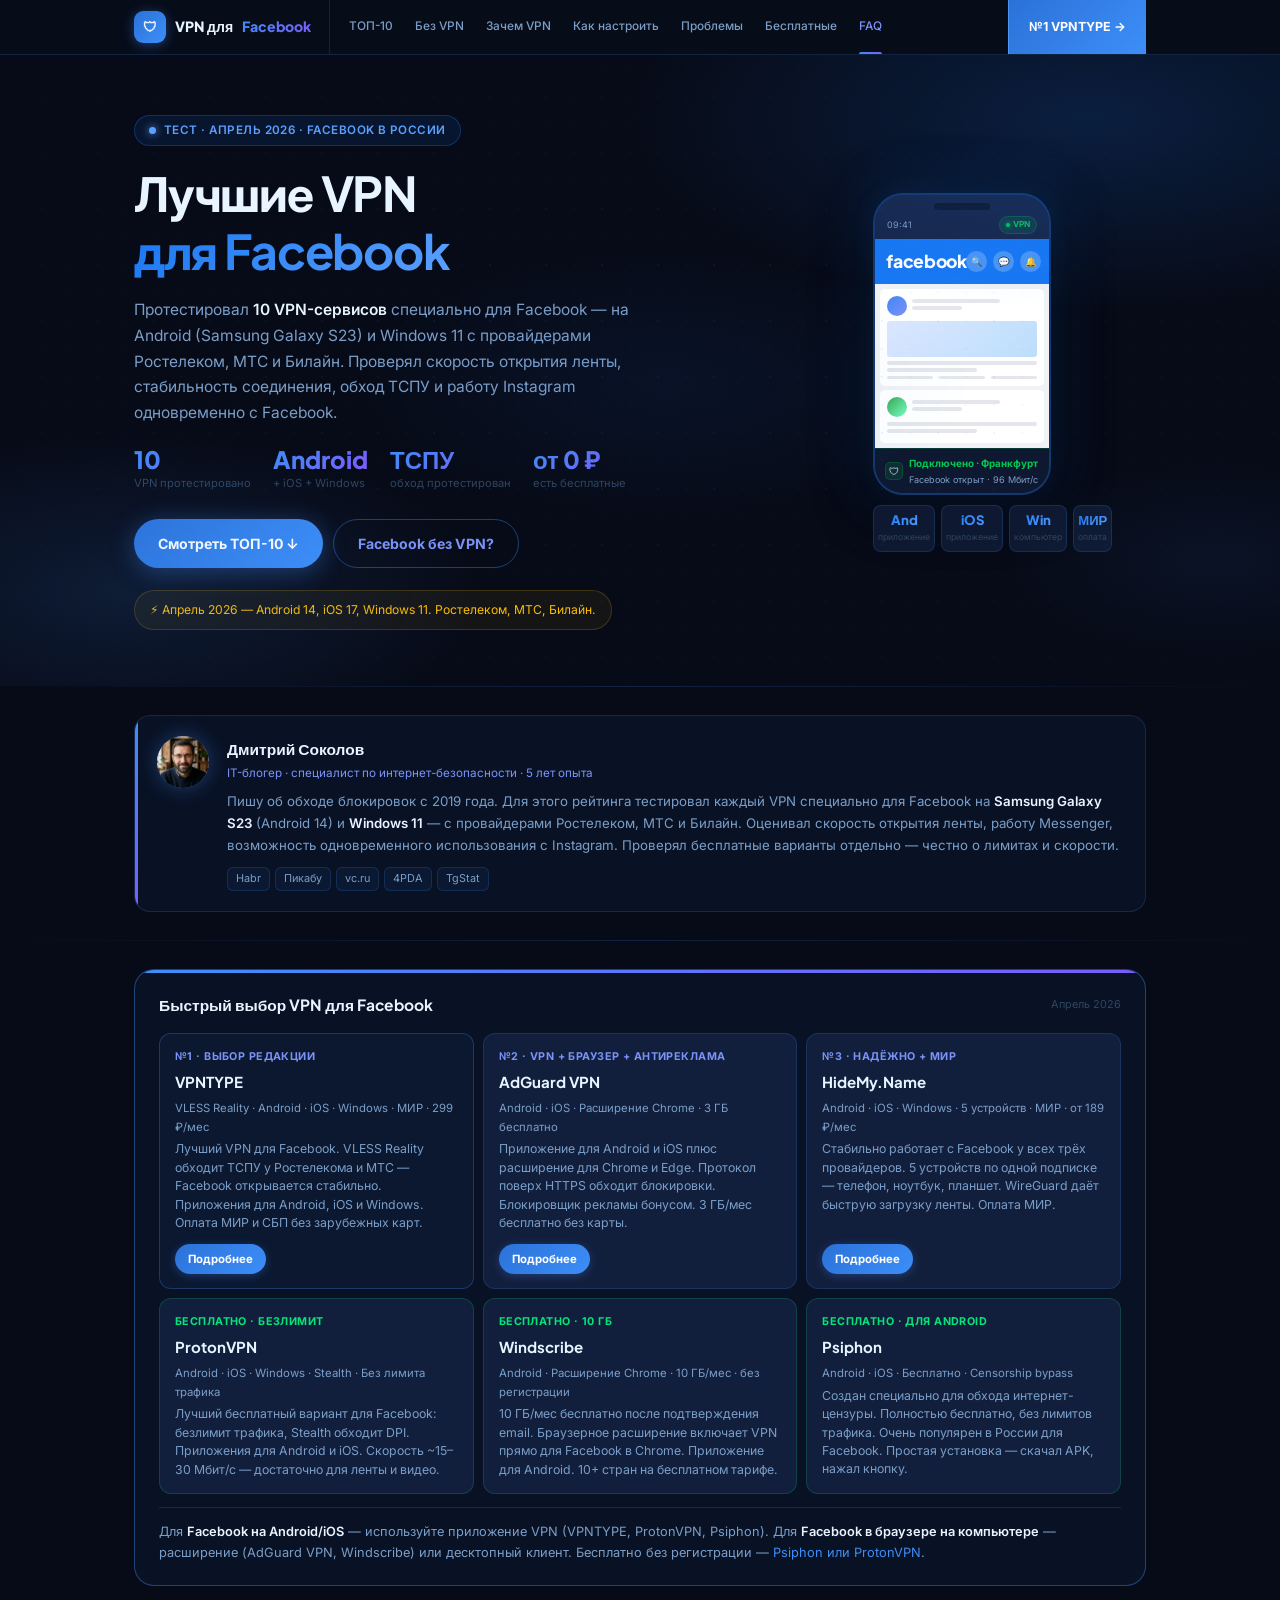
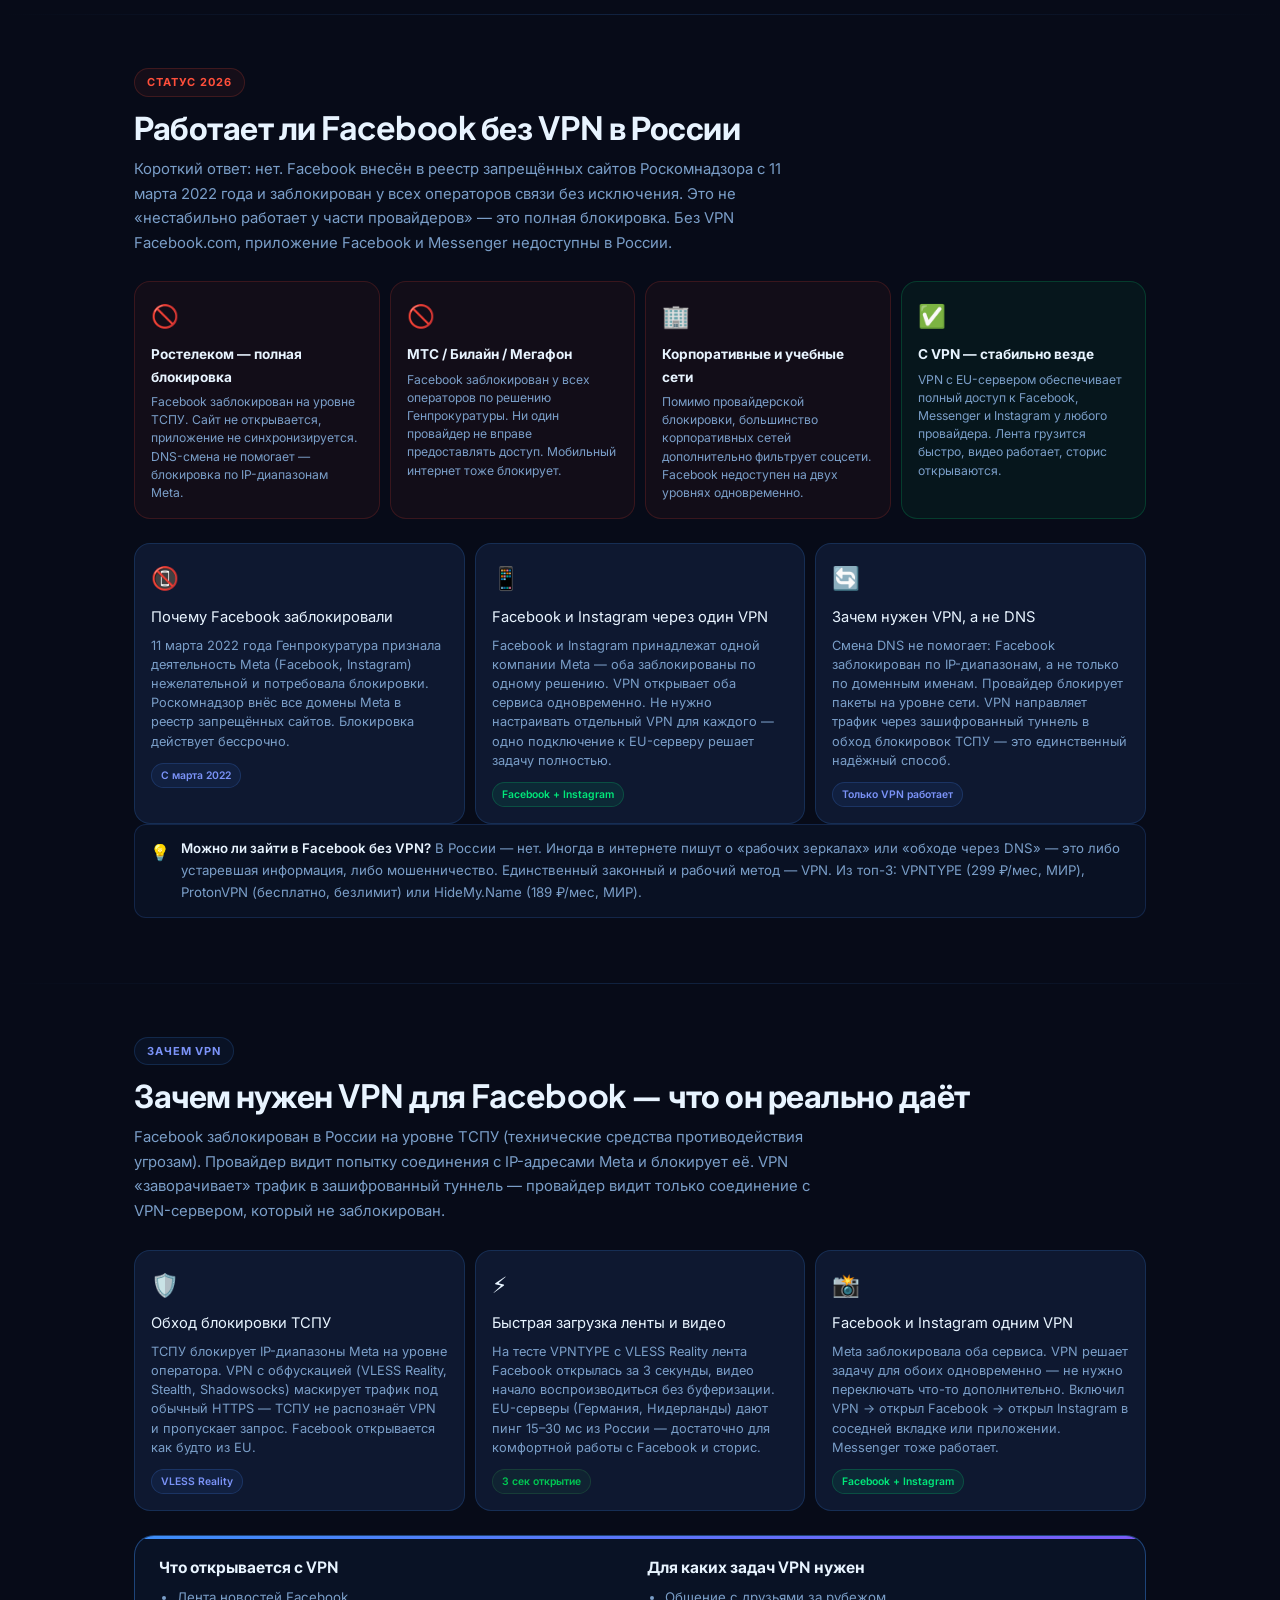
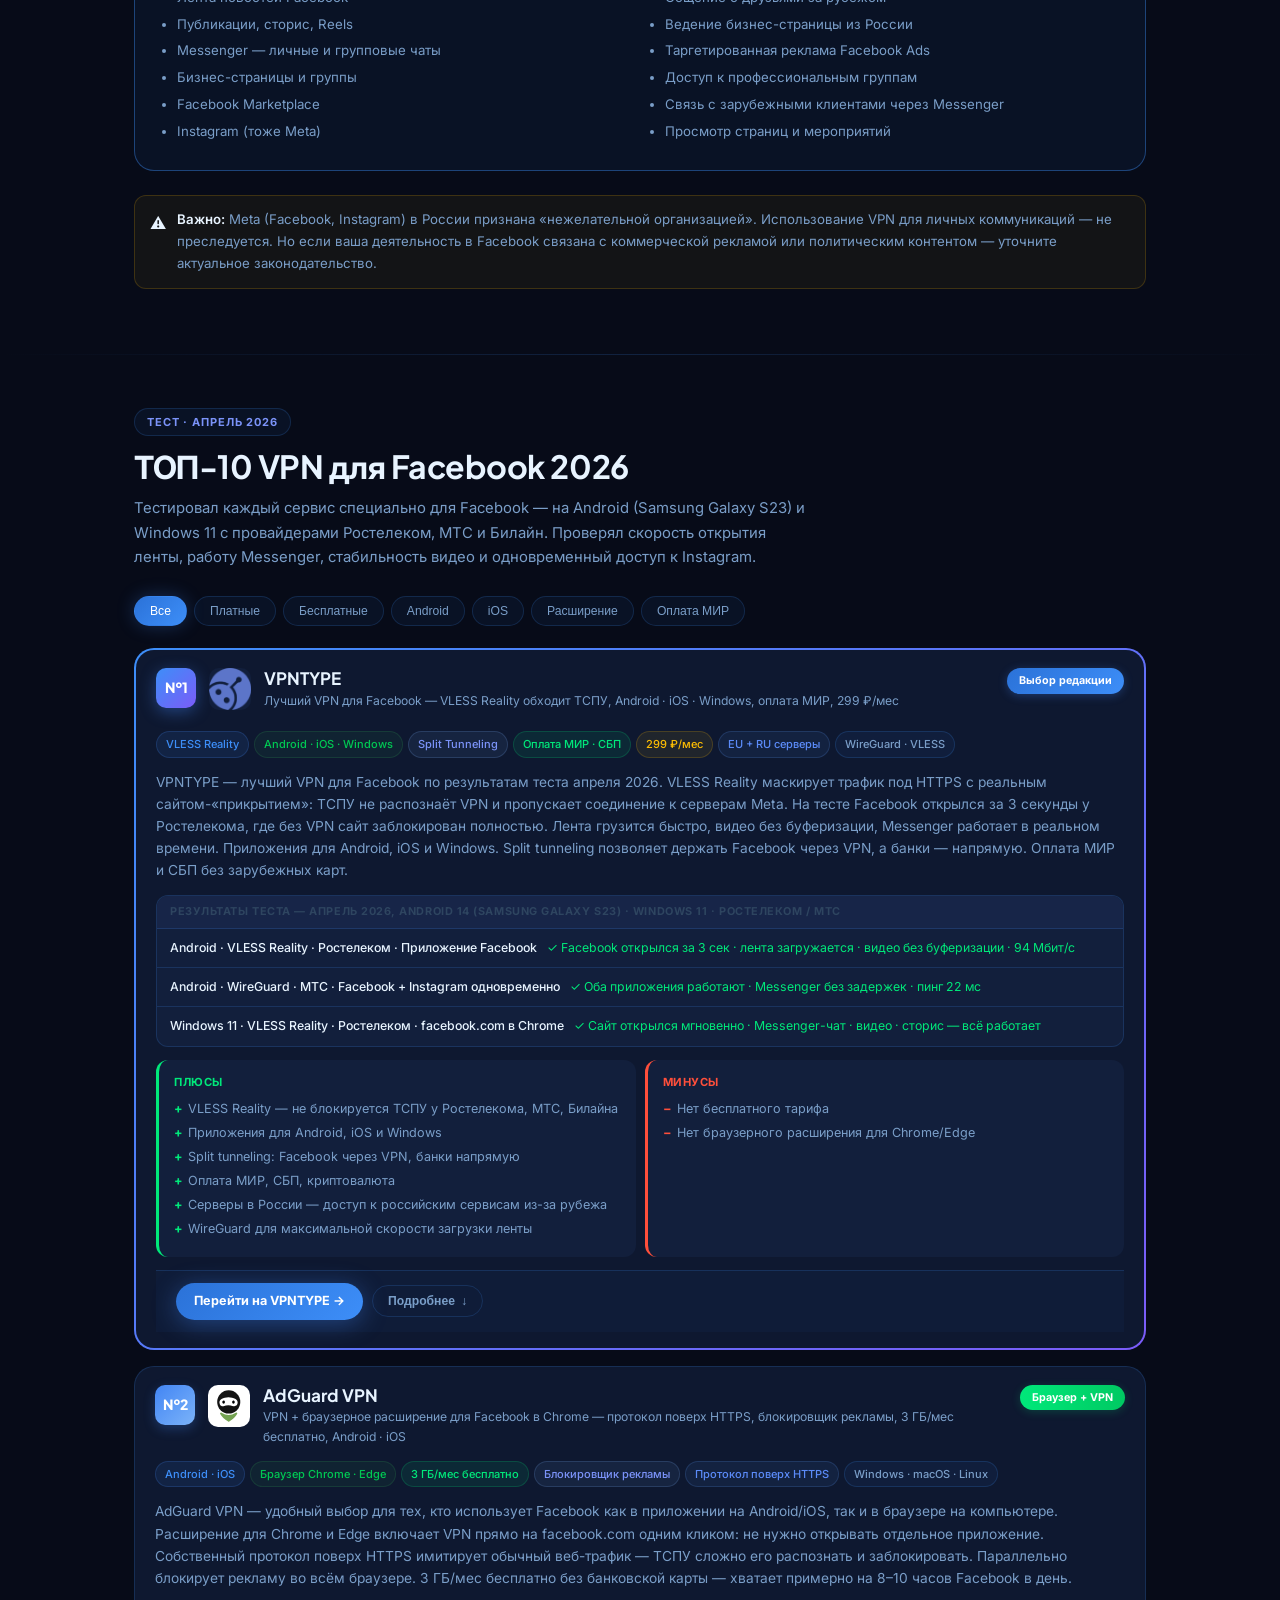
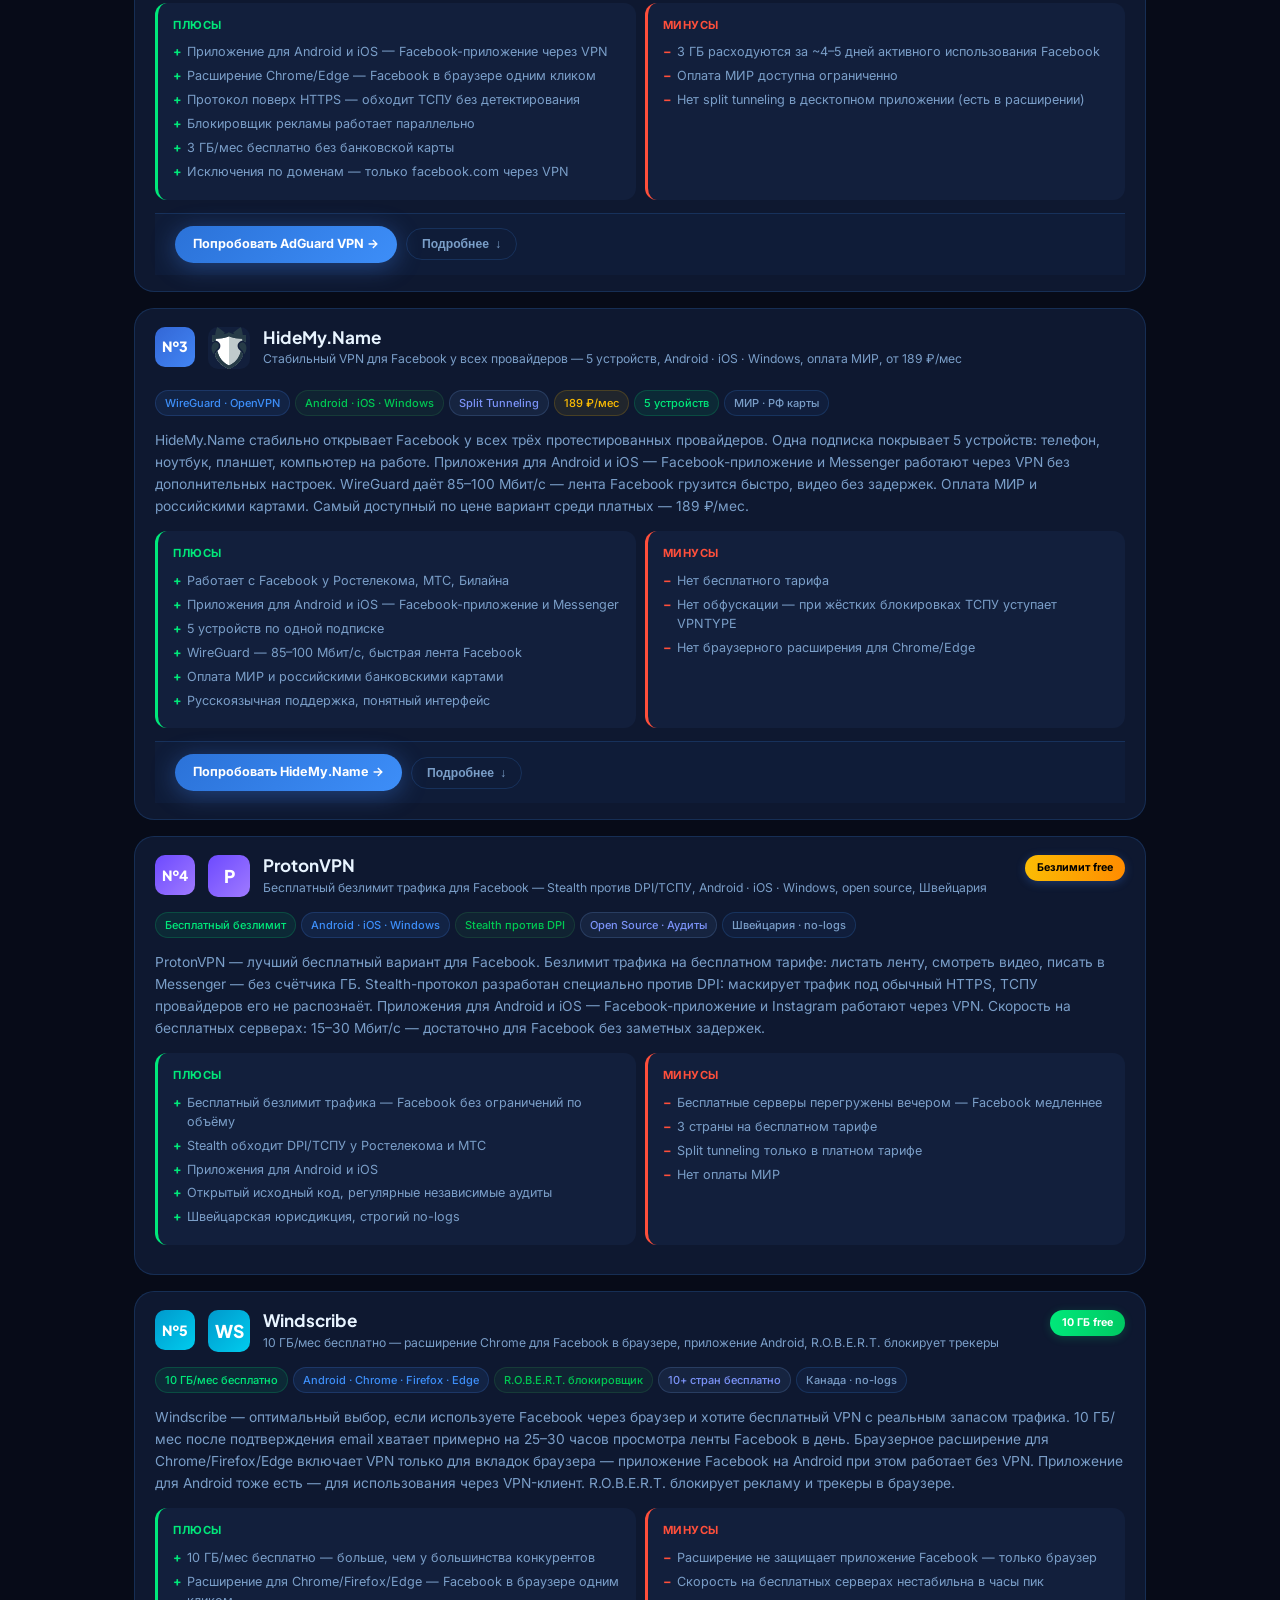
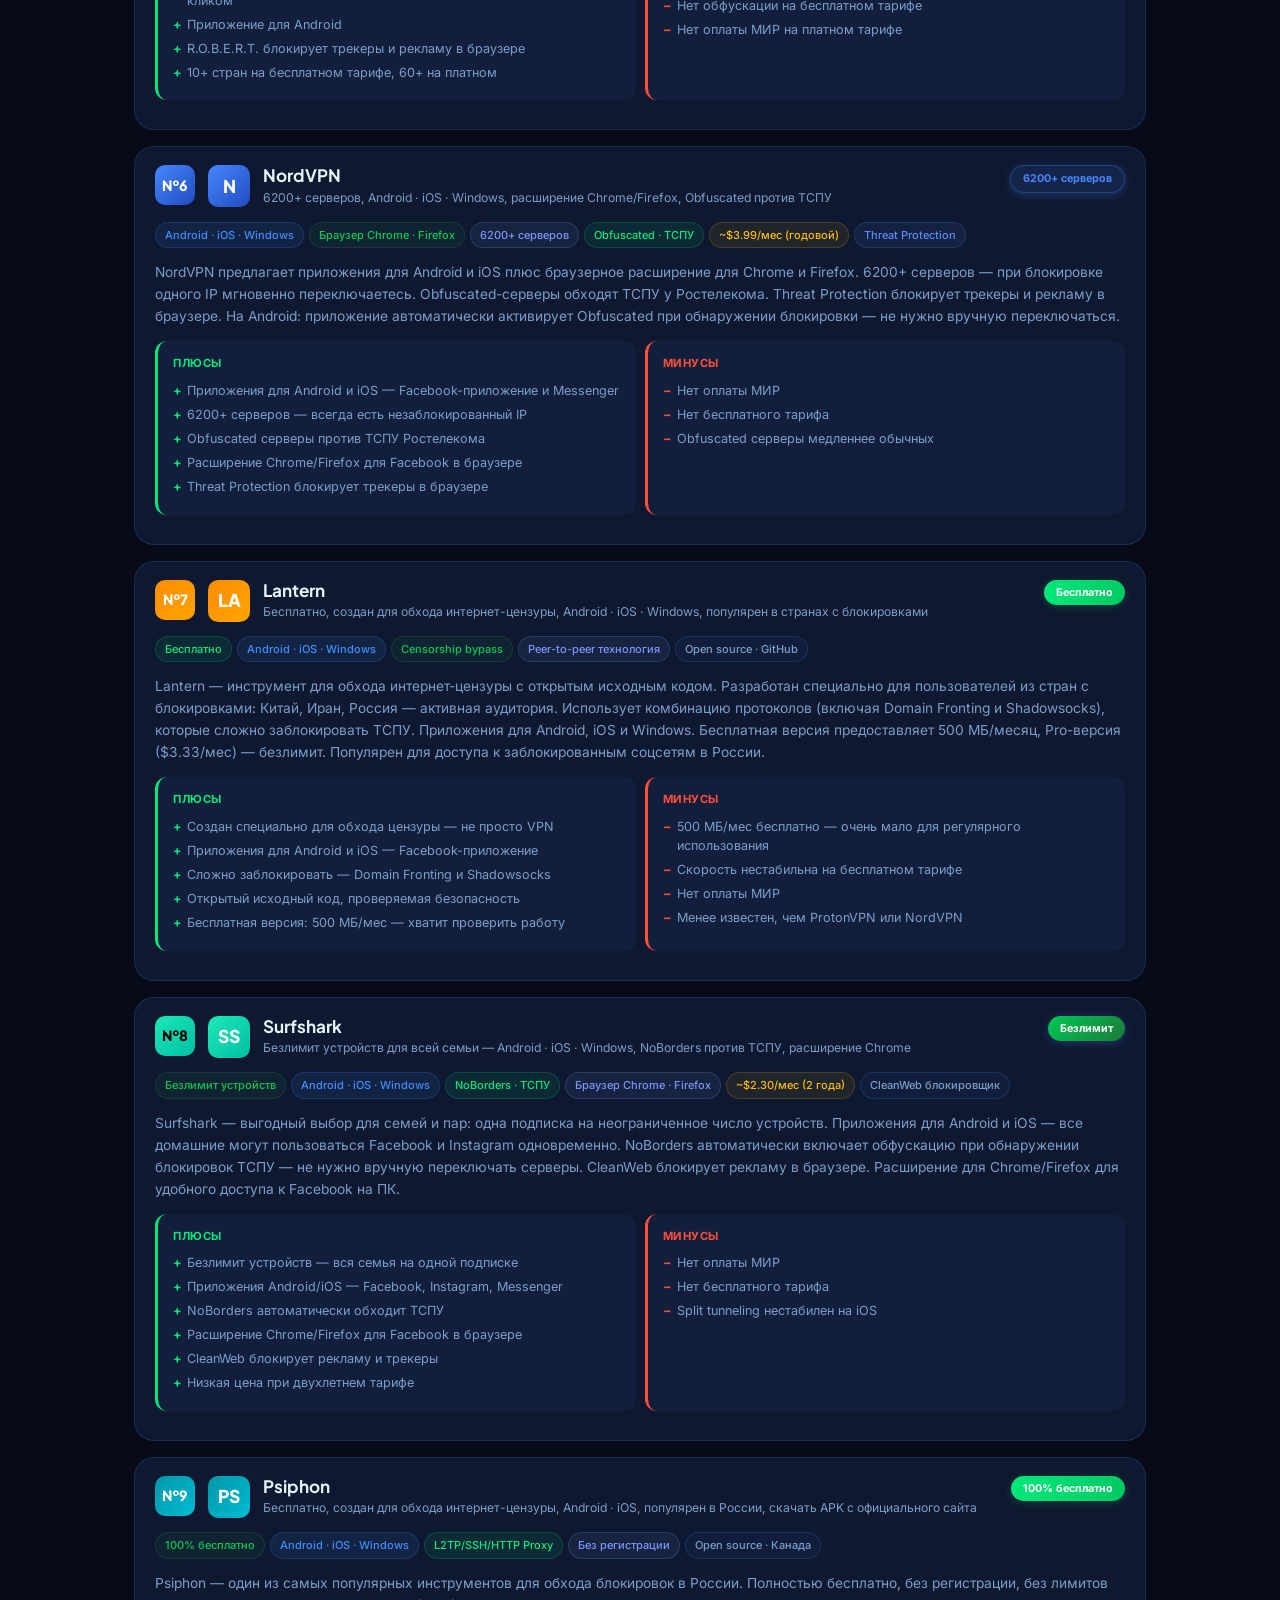
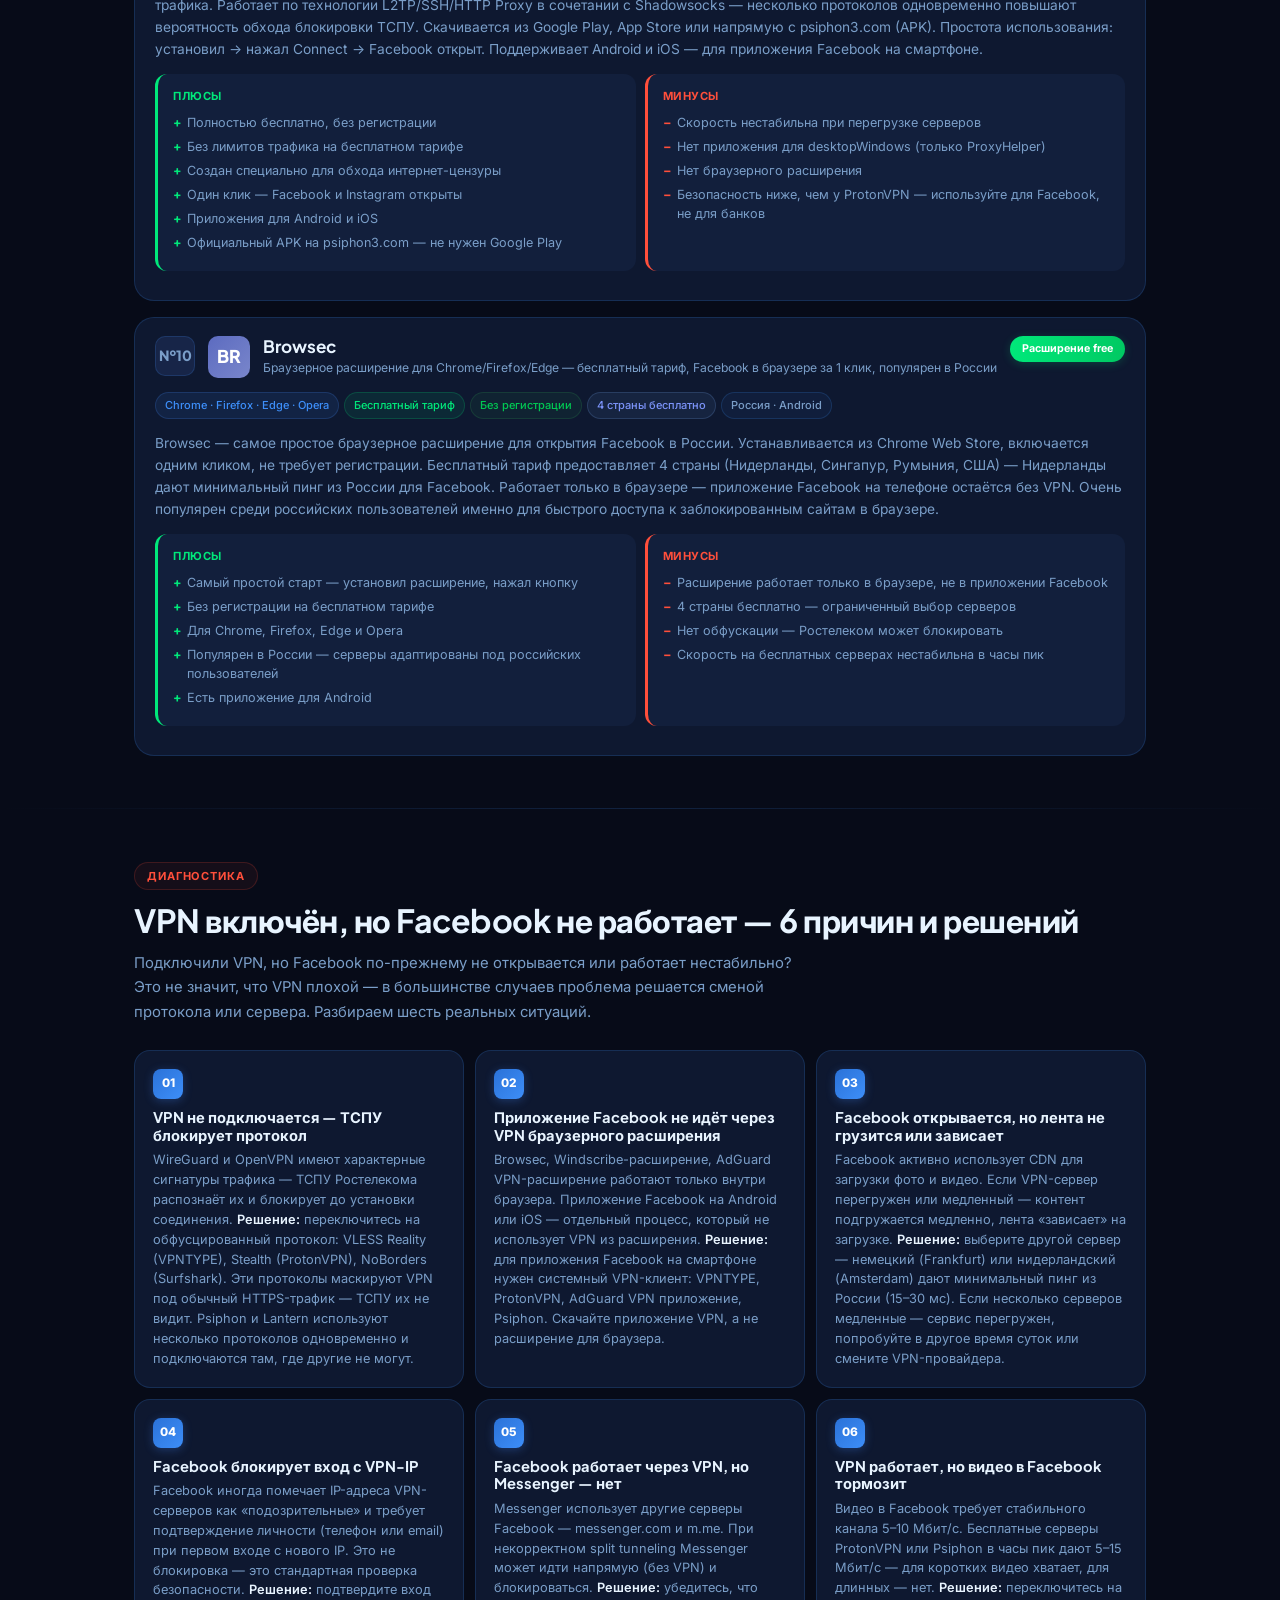
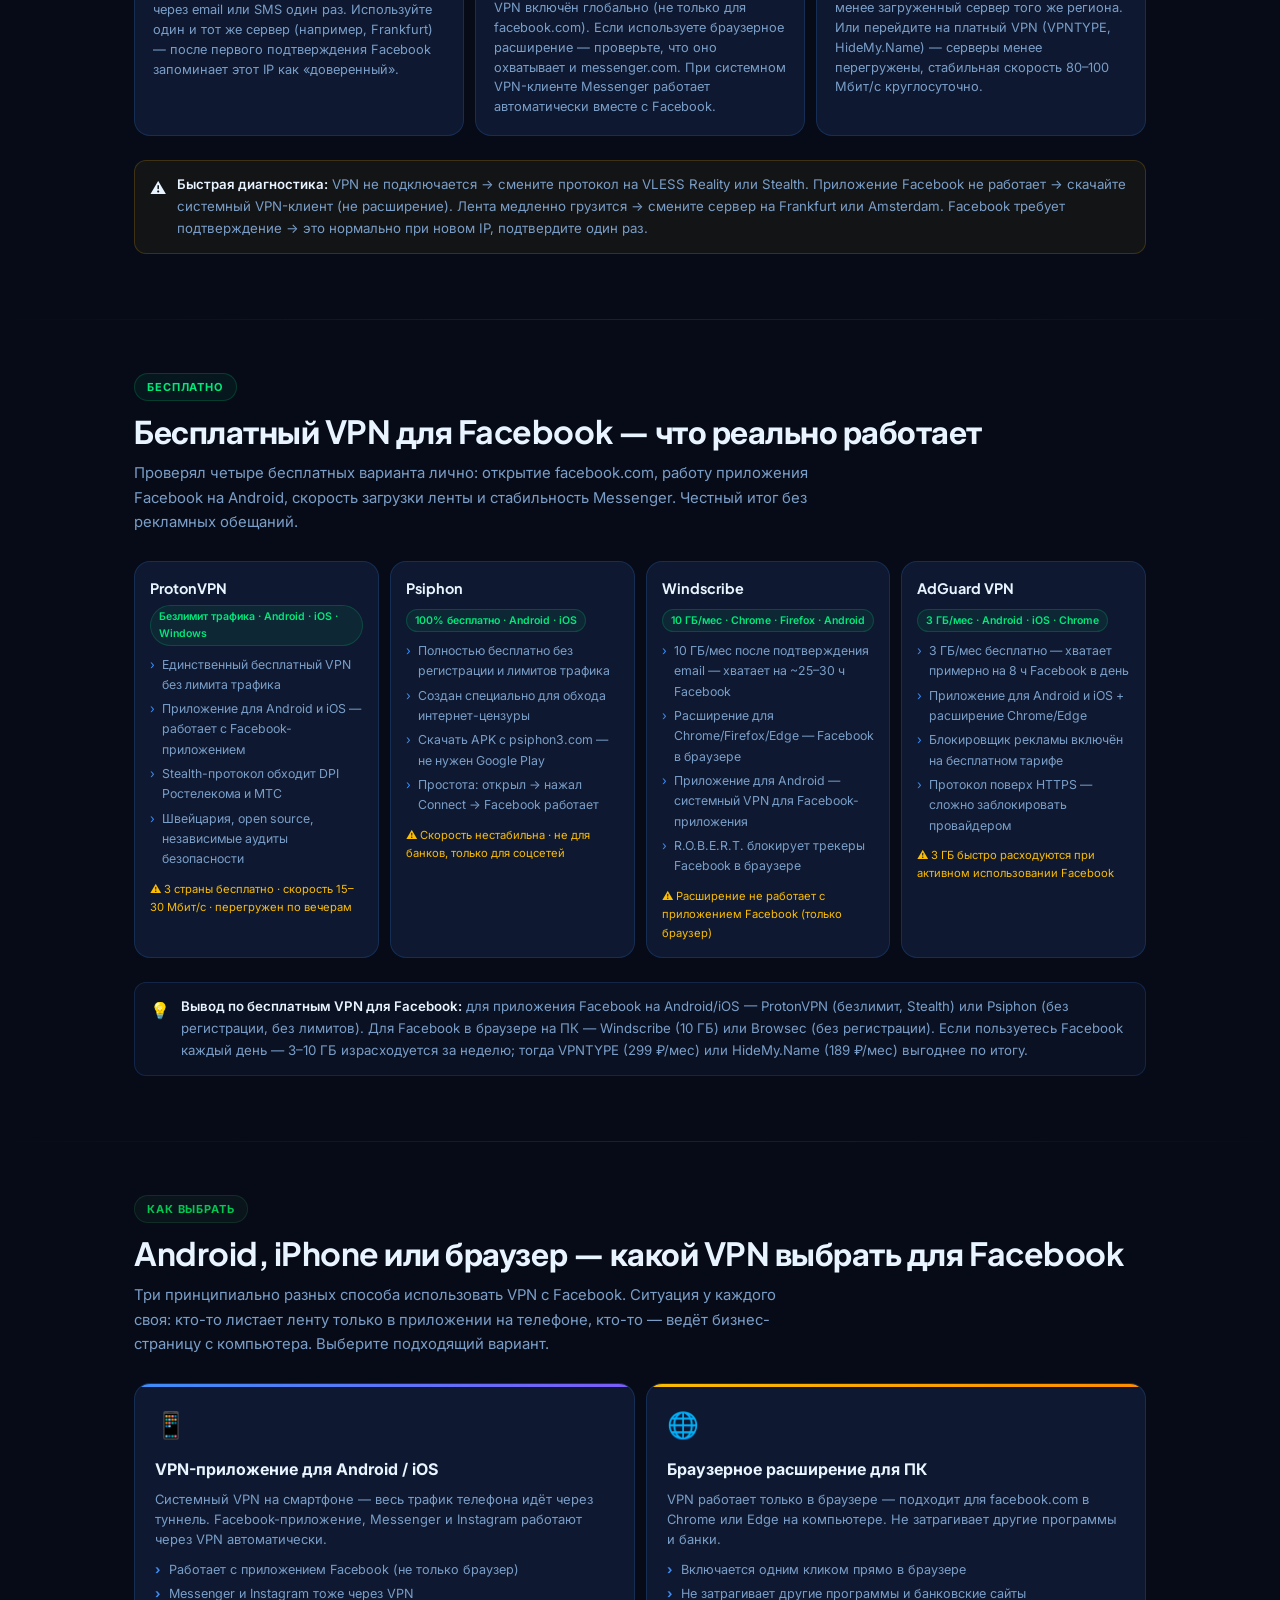
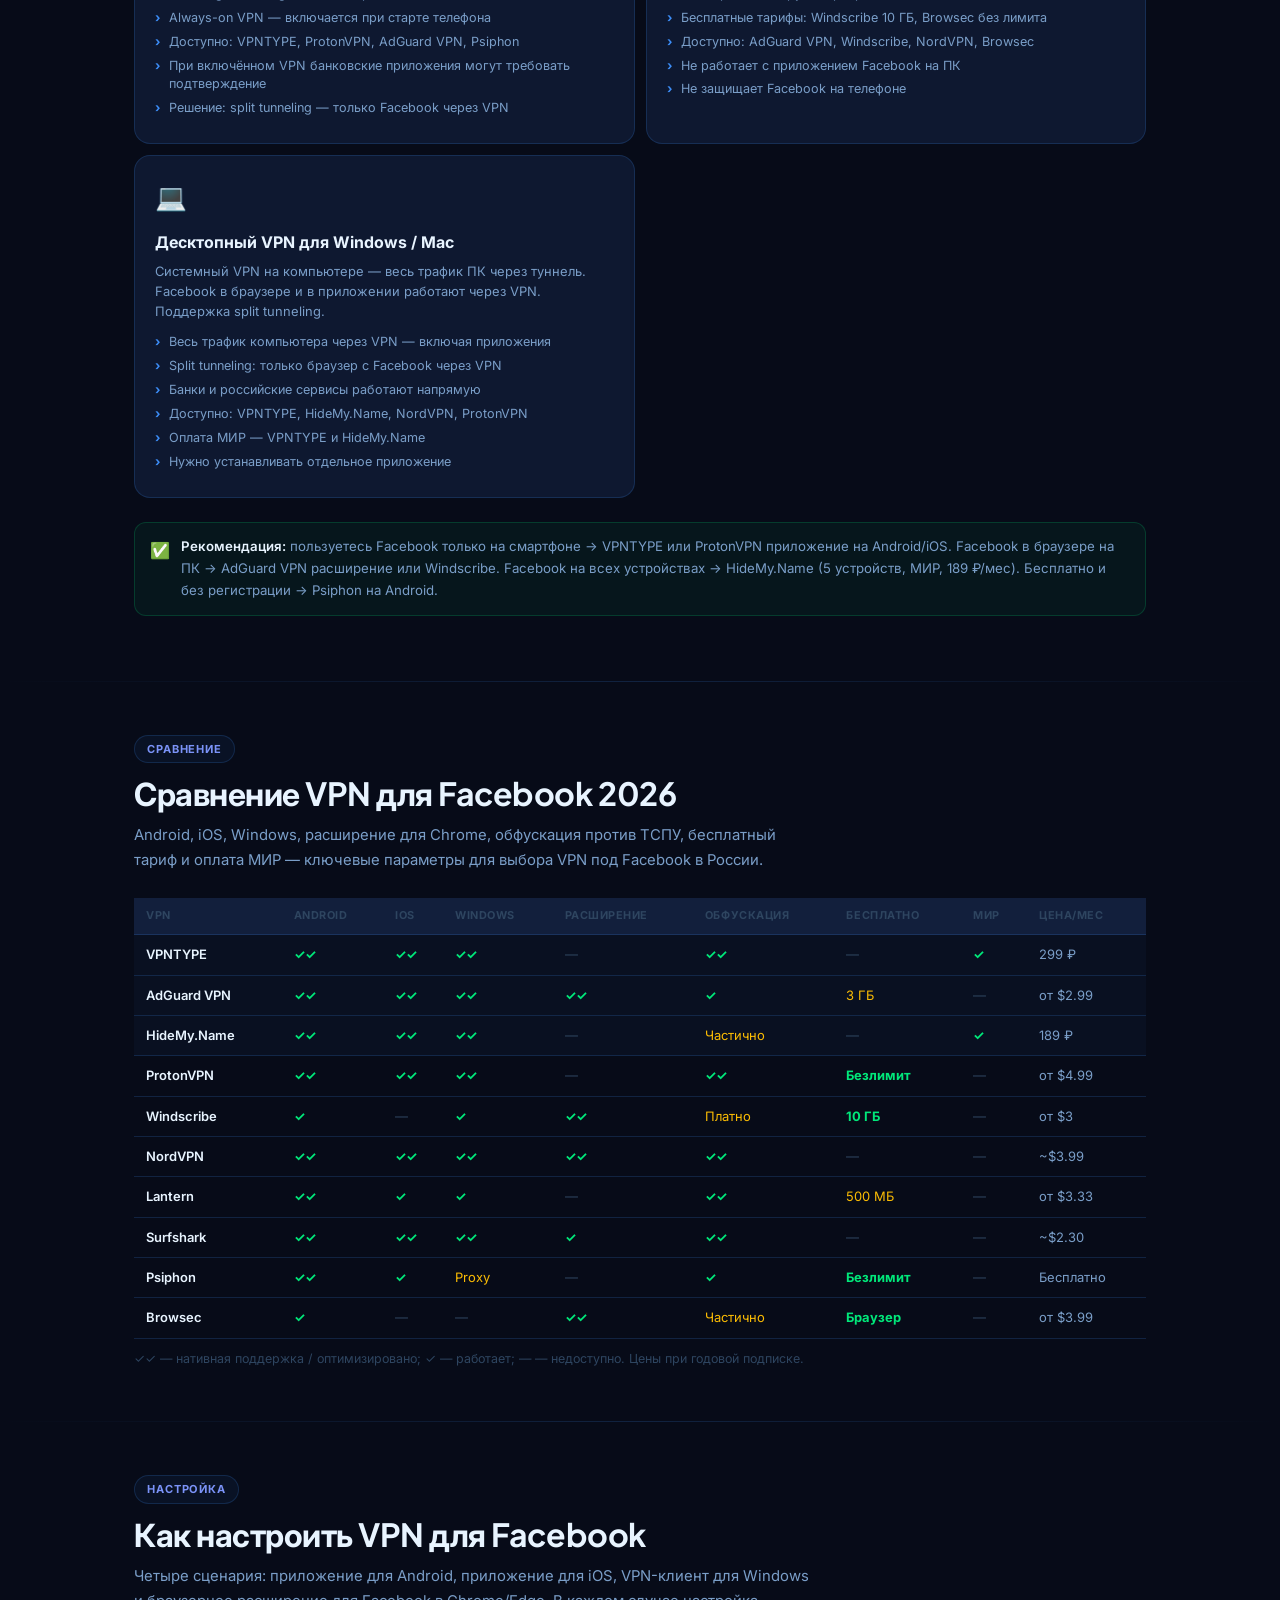
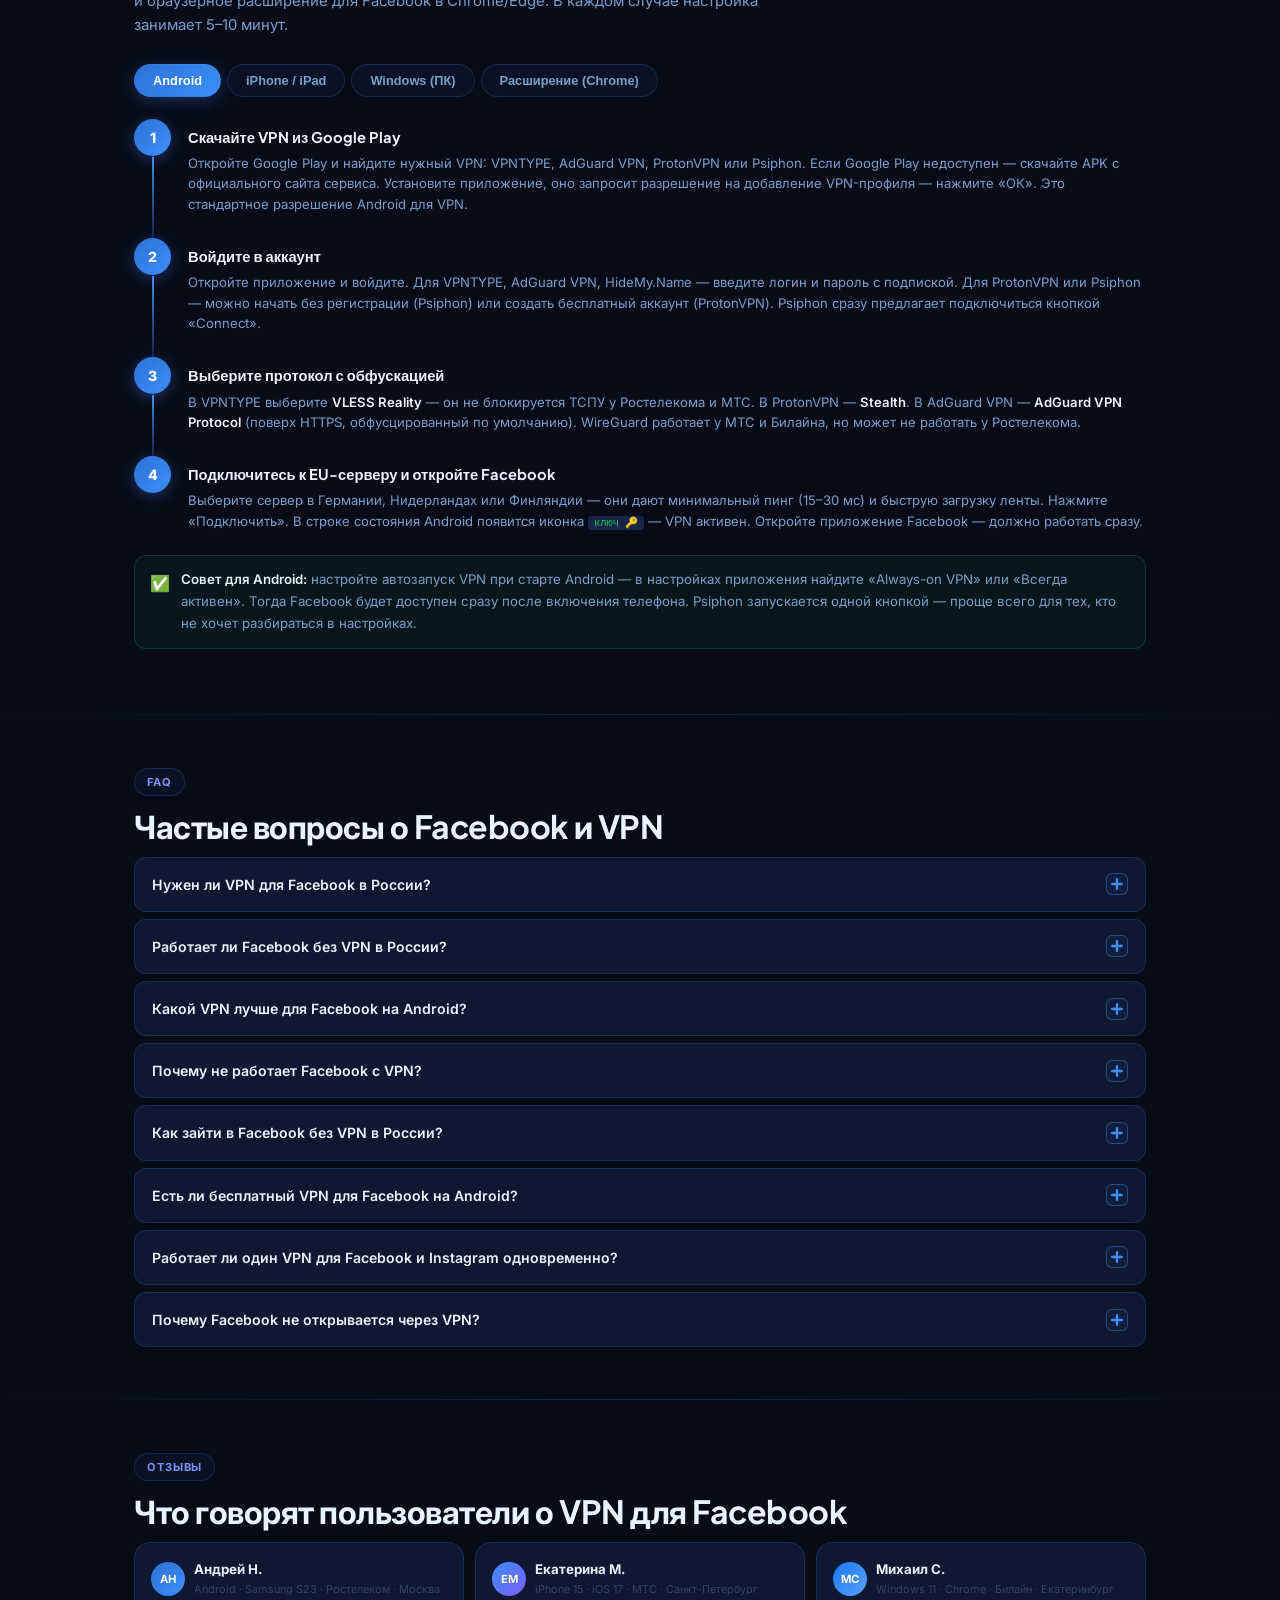
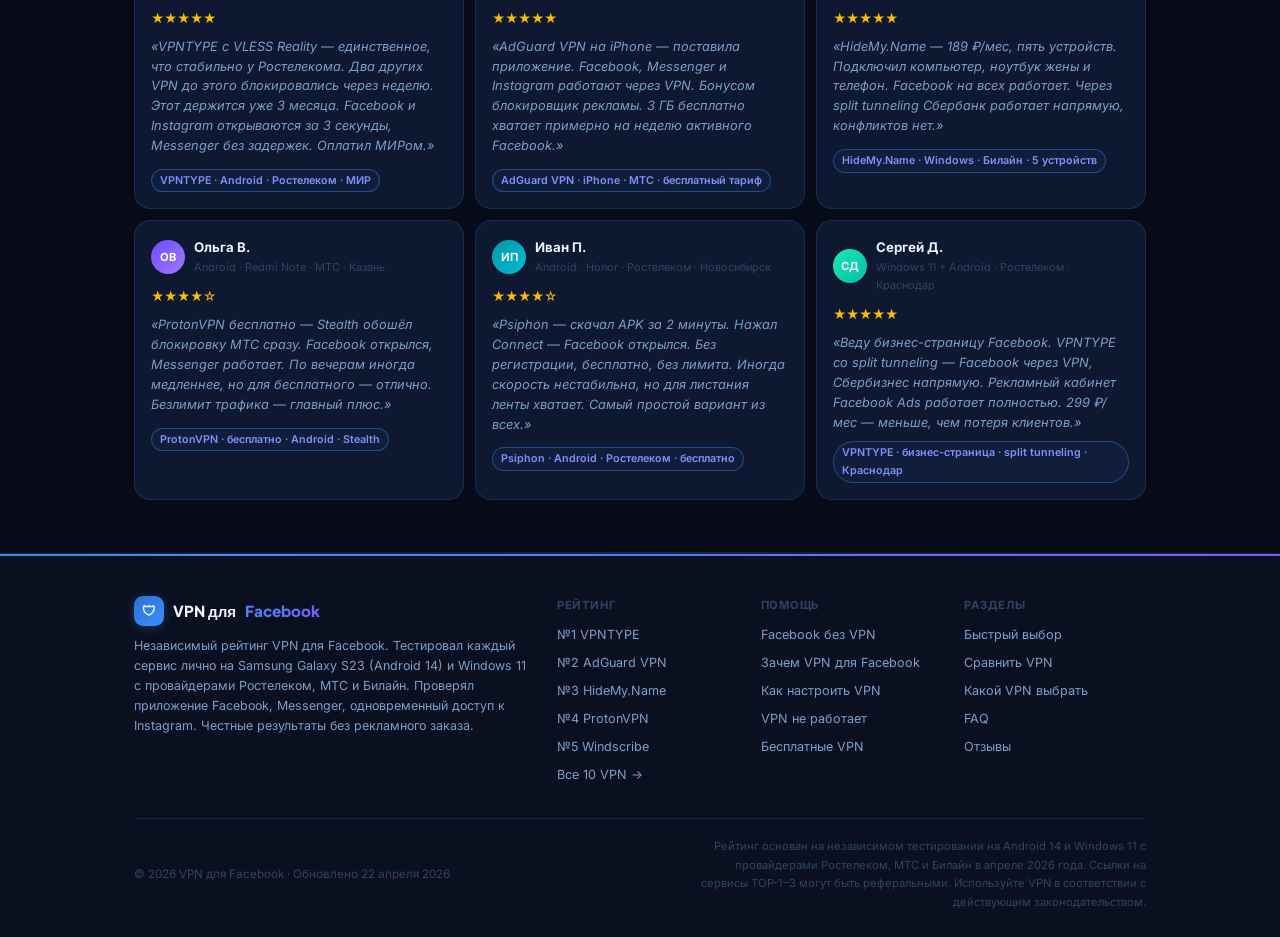
<file: index.html>
<!DOCTYPE html>
<html lang="ru">
<head>
<meta charset="UTF-8">
<meta name="viewport" content="width=device-width, initial-scale=1.0">
<title>Лучшие VPN для Facebook 2026 — ТОП-10: как открыть Facebook в России через VPN</title>
<meta name="description" content="Протестировал 10 VPN для Facebook в России — на Android и Windows 11. Какой VPN работает с Facebook, почему Facebook не открывается с VPN, бесплатные варианты. Апрель 2026.">
<meta name="keywords" content="впн для фейсбука, фейсбук без впн, впн для фейсбука бесплатно, скачать впн для фейсбука, впн инстаграм фейсбук, фейсбук через впн, какой впн для фейсбука, лучший впн для фейсбука, впн фейсбук андроид">
<link rel="icon" type="image/svg+xml" href="favicon.svg">
<link rel="shortcut icon" href="favicon.svg">
<link rel="apple-touch-icon" href="favicon.svg">
<meta name="theme-color" content="#1877F2">
<link rel="stylesheet" href="styles.css">
<link rel="preconnect" href="https://fonts.googleapis.com">
<link rel="preconnect" href="https://fonts.gstatic.com" crossorigin>
<link href="https://fonts.googleapis.com/css2?family=Plus+Jakarta+Sans:wght@400;500;600;700;800&family=Inter:wght@400;500;600;700&display=swap" rel="stylesheet">
<meta property="og:title" content="Лучшие VPN для Facebook 2026 — ТОП-10: как открыть Facebook в России">
<meta property="og:description" content="Facebook заблокирован в России. Протестировал 10 VPN на Android и Windows 11. Какой VPN работает с Facebook, бесплатные варианты, настройка за 5 минут. Апрель 2026.">
<meta property="og:type" content="article">
<meta property="og:locale" content="ru_RU">
  
<!-- Yandex.Metrika counter -->
<script type="text/javascript">
    (function(m,e,t,r,i,k,a){
        m[i]=m[i]||function(){(m[i].a=m[i].a||[]).push(arguments)};
        m[i].l=1*new Date();
        for (var j = 0; j < document.scripts.length; j++) {if (document.scripts[j].src === r) { return; }}
        k=e.createElement(t),a=e.getElementsByTagName(t)[0],k.async=1,k.src=r,a.parentNode.insertBefore(k,a)
    })(window, document,'script','https://mc.yandex.ru/metrika/tag.js?id=108732489', 'ym');

    ym(108732489, 'init', {ssr:true, webvisor:true, clickmap:true, ecommerce:"dataLayer", referrer: document.referrer, url: location.href, accurateTrackBounce:true, trackLinks:true});
</script>
<noscript><div><img src="https://mc.yandex.ru/watch/108732489" style="position:absolute; left:-9999px;" alt="" /></div></noscript>
<!-- /Yandex.Metrika counter -->



<script type="application/ld+json">
{
  "@context": "https://schema.org",
  "@type": "Article",
  "headline": "Лучшие VPN для Facebook 2026 — ТОП-10: как открыть Facebook в России через VPN",
  "description": "Протестировал 10 VPN для Facebook на Android (Samsung Galaxy S23) и Windows 11 с провайдерами Ростелеком, МТС и Билайн. Оценивал скорость открытия ленты, стабильность, обход ТСПУ, бесплатные варианты. Апрель 2026.",
  "datePublished": "2026-04-01",
  "dateModified": "2026-04-22",
  "author": {
    "@type": "Person",
    "name": "Дмитрий Соколов",
    "jobTitle": "IT-блогер, специалист по интернет-безопасности",
    "description": "5 лет тестирую VPN для обхода блокировок в России. Для этого рейтинга проверял каждый VPN на Facebook в приложении для Android (Samsung Galaxy S23) и Windows 11 с провайдерами Ростелеком, МТС и Билайн."
  },
  "publisher": { "@type": "Organization", "name": "VPN для Facebook · Рейтинг 2026" },
  "inLanguage": "ru"
}
</script>
<script type="application/ld+json">
{
  "@context": "https://schema.org",
  "@type": "ItemList",
  "name": "ТОП-10 VPN для Facebook 2026",
  "numberOfItems": 10,
  "itemListElement": [
    { "@type": "ListItem", "position": 1,  "name": "VPNTYPE",     "description": "Лучший VPN для Facebook — VLESS Reality обходит ТСПУ, приложение Android/iOS/Windows, оплата МИР, 299 ₽/мес" },
    { "@type": "ListItem", "position": 2,  "name": "AdGuard VPN", "description": "VPN + блокировщик рекламы, браузерное расширение, 3 ГБ/мес бесплатно, Android/iOS" },
    { "@type": "ListItem", "position": 3,  "name": "HideMy.Name", "description": "Стабильный VPN для Facebook у всех провайдеров, 5 устройств, оплата МИР, Android/iOS, от 189 ₽/мес" },
    { "@type": "ListItem", "position": 4,  "name": "ProtonVPN",   "description": "Бесплатный безлимит трафика, Stealth против DPI/ТСПУ, Android/iOS/Windows, Швейцария" },
    { "@type": "ListItem", "position": 5,  "name": "Windscribe",  "description": "10 ГБ/мес бесплатно, браузерное расширение Chrome/Firefox, приложение Android" },
    { "@type": "ListItem", "position": 6,  "name": "NordVPN",     "description": "6200+ серверов, приложение Android/iOS, браузерное расширение, Obfuscated против ТСПУ" },
    { "@type": "ListItem", "position": 7,  "name": "Lantern",     "description": "Бесплатно, работает на Android и iOS, создан для обхода цензуры, популярен в России" },
    { "@type": "ListItem", "position": 8,  "name": "Surfshark",   "description": "Безлимит устройств, NoBorders против ТСПУ, Android/iOS/Windows, расширение Chrome" },
    { "@type": "ListItem", "position": 9,  "name": "Psiphon",     "description": "Бесплатно, специально для обхода интернет-цензуры, Android/iOS, популярен в России" },
    { "@type": "ListItem", "position": 10, "name": "Browsec",     "description": "Браузерное расширение Chrome/Firefox/Edge, бесплатный тариф, Facebook в браузере" }
  ]
}
</script>
<script type="application/ld+json">
{
  "@context": "https://schema.org",
  "@type": "FAQPage",
  "mainEntity": [
    {
      "@type": "Question",
      "name": "Нужен ли VPN для Facebook в России?",
      "acceptedAnswer": { "@type": "Answer", "text": "Да, обязательно. Facebook заблокирован в России с 11 марта 2022 года по решению Генпрокуратуры — он внесён в реестр запрещённых сайтов Роскомнадзора. Без VPN Facebook не открывается ни у одного провайдера (Ростелеком, МТС, Билайн, Мегафон). Лучшие варианты: VPNTYPE (VLESS Reality, 299 ₽/мес, МИР), ProtonVPN (бесплатно, безлимит)." }
    },
    {
      "@type": "Question",
      "name": "Работает ли Facebook без VPN в России?",
      "acceptedAnswer": { "@type": "Answer", "text": "Нет. Facebook полностью заблокирован в России у всех операторов связи с марта 2022 года. Это отличает его от Figma или других частично доступных сервисов — блокировка тотальная. Facebook.com, приложение Facebook для Android и iOS, Messenger — всё недоступно без VPN." }
    },
    {
      "@type": "Question",
      "name": "Какой VPN лучше для Facebook на Android?",
      "acceptedAnswer": { "@type": "Answer", "text": "По результатам теста апреля 2026 года на Samsung Galaxy S23 (Android 14): VPNTYPE — лучший выбор. VLESS Reality обходит ТСПУ, приложение для Android, оплата МИР (299 ₽/мес). ProtonVPN — лучший бесплатный вариант для Android: безлимит трафика, Stealth обходит DPI. AdGuard VPN — приложение для Android + браузерное расширение, 3 ГБ бесплатно." }
    },
    {
      "@type": "Question",
      "name": "Почему не работает Facebook с VPN?",
      "acceptedAnswer": { "@type": "Answer", "text": "Частые причины: 1) VPN-протокол заблокирован ТСПУ — переключитесь на VLESS Reality (VPNTYPE) или Stealth (ProtonVPN). 2) Приложение Facebook не видит VPN браузерного расширения — нужен системный VPN-клиент на Android/iOS. 3) Выбран сервер с заблокированным IP — смените сервер. 4) Facebook блокирует вход с VPN-IP — попробуйте другую локацию." }
    },
    {
      "@type": "Question",
      "name": "Как зайти в Facebook без VPN в России?",
      "acceptedAnswer": { "@type": "Answer", "text": "Зайти в Facebook без VPN в России не получится — сайт заблокирован на уровне оператора связи. Единственный способ — использовать VPN или Tor. Зеркала Facebook не существует. Некоторые пробуют менять DNS, но это не помогает при блокировке по IP." }
    },
    {
      "@type": "Question",
      "name": "Есть ли бесплатный VPN для Facebook?",
      "acceptedAnswer": { "@type": "Answer", "text": "Да. ProtonVPN — бесплатный безлимит трафика, Stealth обходит ТСПУ, приложение для Android и iOS. Windscribe — 10 ГБ/мес бесплатно, расширение Chrome. AdGuard VPN — 3 ГБ/мес бесплатно. Psiphon — полностью бесплатно, создан специально для обхода интернет-цензуры, популярен в России." }
    },
    {
      "@type": "Question",
      "name": "Почему Facebook не открывается через VPN?",
      "acceptedAnswer": { "@type": "Answer", "text": "Если Facebook не открывается через VPN: 1) VPN не подключается — провайдер блокирует протокол, смените на VLESS Reality или Stealth. 2) VPN подключён, но Facebook не грузится — выберите другой сервер (EU: Германия, Нидерланды). 3) Приложение Facebook не идёт через браузерное расширение — расширение VPN работает только в браузере, для приложения нужен системный VPN." }
    },
    {
      "@type": "Question",
      "name": "Как скачать VPN для Facebook на Android бесплатно?",
      "acceptedAnswer": { "@type": "Answer", "text": "Скачать бесплатный VPN для Facebook на Android: ProtonVPN — в Google Play, бесплатный безлимит трафика. Psiphon — в Google Play, psiphon3.com, полностью бесплатно. AdGuard VPN — в Google Play, 3 ГБ/мес бесплатно. Windscribe — в Google Play, 10 ГБ/мес. Если Google Play недоступен — скачайте APK с официального сайта сервиса." }
    }
  ]
}
</script>
</head>

<body>
<div id="read-progress"></div>

<!-- NAVIGATION -->
<nav class="site-nav" role="navigation" aria-label="Основная навигация">
  <div class="container">
    <div class="nav-inner">
      <a href="#" class="nav-logo">
        <div class="logo-icon">🛡</div>
        VPN для <span class="logo-word">Facebook</span>
      </a>
      <ul class="nav-tabs">
        <li><a href="#top10">ТОП-10</a></li>
        <li><a href="#fb-status">Без VPN</a></li>
        <li><a href="#why-vpn">Зачем VPN</a></li>
        <li><a href="#setup">Как настроить</a></li>
        <li><a href="#why-not-working">Проблемы</a></li>
        <li><a href="#free">Бесплатные</a></li>
        <li><a href="#faq">FAQ</a></li>
      </ul>
      <a href="#vpntype-card" class="nav-cta">№1 VPNTYPE →</a>
      <button class="burger" id="burger-btn" aria-label="Меню" aria-expanded="false">
        <span></span><span></span><span></span>
      </button>
    </div>
  </div>
</nav>

<div class="mobile-menu" id="mobile-menu">
  <a href="#top10">ТОП-10 VPN для Facebook</a>
  <a href="#fb-status">Работает ли Facebook без VPN</a>
  <a href="#why-vpn">Зачем нужен VPN для Facebook</a>
  <a href="#setup">Как настроить VPN</a>
  <a href="#why-not-working">Facebook не работает с VPN</a>
  <a href="#free">Бесплатные VPN для Facebook</a>
  <a href="#compare">Сравнение VPN</a>
  <a href="#choose">Какой VPN выбрать</a>
  <a href="#faq">Частые вопросы</a>
  <a href="#vpntype-card" class="mm-cta">Попробовать VPNTYPE №1 →</a>
</div>

<!-- HERO -->
<section class="hero" aria-label="Лучшие VPN для Facebook">
  <div class="hero-bg"></div>
  <div class="hero-tv-ring"></div>
  <div class="container">
    <div class="hero-grid">

      <!-- Left: Content -->
      <div class="hero-content">
        <div class="hero-eyebrow fade-up">
          <span class="live-dot"></span>Тест · Апрель 2026 · Facebook в России
        </div>
        <h1 class="hero-title fade-up">
          Лучшие VPN<br>
          <span class="hl">для Facebook</span>
        </h1>
        <p class="hero-desc fade-up delay-1">
          Протестировал <strong>10 VPN-сервисов</strong> специально для Facebook — на Android (Samsung Galaxy S23) и Windows 11 с провайдерами Ростелеком, МТС и Билайн. Проверял скорость открытия ленты, стабильность соединения, обход ТСПУ и работу Instagram одновременно с Facebook.
        </p>
        <div class="hero-stats fade-up delay-2">
          <div class="hero-stat"><span class="stat-val">10</span><span class="stat-lbl">VPN протестировано</span></div>
          <div class="hero-stat"><span class="stat-val">Android</span><span class="stat-lbl">+ iOS + Windows</span></div>
          <div class="hero-stat"><span class="stat-val">ТСПУ</span><span class="stat-lbl">обход протестирован</span></div>
          <div class="hero-stat"><span class="stat-val">от 0 ₽</span><span class="stat-lbl">есть бесплатные</span></div>
        </div>
        <div class="hero-actions fade-up delay-3">
          <a href="#top10" class="btn btn-primary">Смотреть ТОП-10 ↓</a>
          <a href="#fb-status" class="btn btn-ghost">Facebook без VPN?</a>
        </div>
        <div class="update-bar fade-up delay-3">
          ⚡ Апрель 2026 — Android 14, iOS 17, Windows 11. Ростелеком, МТС, Билайн.
        </div>
      </div>

      <!-- Right: Phone mockup -->
      <div class="hero-visual">
        <div class="fb-phone-wrap">
          <div class="fb-phone">
            <div class="fb-notch"><div class="fb-notch-pill"></div></div>
            <div class="fb-status-bar">
              <span>09:41</span>
              <div class="fb-status-vpn"><span class="fb-status-dot"></span> VPN</div>
            </div>
            <div class="fb-appbar">
              <div class="fb-appbar-f">facebook</div>
              <div class="fb-appbar-right">
                <div class="fb-appbar-ico">🔍</div>
                <div class="fb-appbar-ico">💬</div>
                <div class="fb-appbar-ico">🔔</div>
              </div>
            </div>
            <div class="fb-feed">
              <div class="fb-post-card">
                <div class="fb-post-head">
                  <div class="fb-post-av av1"></div>
                  <div class="fb-post-lines">
                    <div class="fb-post-line w70"></div>
                    <div class="fb-post-line w40"></div>
                  </div>
                </div>
                <div class="fb-post-img-ph"></div>
                <div class="fb-post-line w100"></div>
                <div class="fb-post-line w60" style="margin-bottom:4px"></div>
                <div class="fb-post-actions">
                  <div class="fb-post-action"></div>
                  <div class="fb-post-action"></div>
                  <div class="fb-post-action"></div>
                </div>
              </div>
              <div class="fb-post-card">
                <div class="fb-post-head">
                  <div class="fb-post-av av2"></div>
                  <div class="fb-post-lines">
                    <div class="fb-post-line w70"></div>
                    <div class="fb-post-line w40"></div>
                  </div>
                </div>
                <div class="fb-post-line w100"></div>
                <div class="fb-post-line w60"></div>
              </div>
            </div>
            <div class="fb-vpn-banner">
              <div class="fb-vpn-shield">🛡</div>
              <div>
                <div class="fb-vpn-info-top">Подключено · Франкфурт</div>
                <div class="fb-vpn-info-bot">Facebook открыт · 96 Мбит/с</div>
              </div>
            </div>
          </div>
          <div class="fb-side-grid">
            <div class="fb-side-card"><div class="fb-side-val">And</div><div class="fb-side-lbl">приложение</div></div>
            <div class="fb-side-card"><div class="fb-side-val">iOS</div><div class="fb-side-lbl">приложение</div></div>
            <div class="fb-side-card"><div class="fb-side-val">Win</div><div class="fb-side-lbl">компьютер</div></div>
            <div class="fb-side-card"><div class="fb-side-val">МИР</div><div class="fb-side-lbl">оплата</div></div>
          </div>
        </div>
      </div>

    </div>
  </div>
</section>

<div class="divider"></div>
<!-- AUTHOR -->
<section class="section-sm">
  <div class="container">
    <div class="author-box">
      <div class="author-photo">
        <img src="author.jpg" alt="Дмитрий Соколов" onerror="this.style.display='none';this.parentNode.innerHTML='&#128100;'">
      </div>
      <div class="author-info">
        <div class="author-name">Дмитрий Соколов</div>
        <div class="author-role">IT-блогер · специалист по интернет-безопасности · 5 лет опыта</div>
        <p class="author-bio">
          Пишу об обходе блокировок с 2019 года. Для этого рейтинга тестировал каждый VPN специально для Facebook на <strong>Samsung Galaxy S23</strong> (Android 14) и <strong>Windows 11</strong> — с провайдерами Ростелеком, МТС и Билайн. Оценивал скорость открытия ленты, работу Messenger, возможность одновременного использования с Instagram. Проверял бесплатные варианты отдельно — честно о лимитах и скорости.
        </p>
        <div class="author-pubs">
          <span class="author-pub">Habr</span>
          <span class="author-pub">Пикабу</span>
          <span class="author-pub">vc.ru</span>
          <span class="author-pub">4PDA</span>
          <span class="author-pub">TgStat</span>
        </div>
      </div>
    </div>
  </div>
</section>

<div class="divider"></div>

<!-- TL;DR -->
<section class="section-sm" id="tldr">
  <div class="container">
    <div class="tldr-panel">
      <div class="tldr-header">
        <div class="tldr-label">Быстрый выбор VPN для Facebook</div>
        <div class="tldr-updated">Апрель 2026</div>
      </div>
      <div class="tldr-grid">
        <div class="tldr-card featured">
          <div class="tldr-rank">№1 · Выбор редакции</div>
          <div class="tldr-name">VPNTYPE</div>
          <div class="tldr-tag">VLESS Reality · Android · iOS · Windows · МИР · 299 ₽/мес</div>
          <div class="tldr-desc">Лучший VPN для Facebook. VLESS Reality обходит ТСПУ у Ростелекома и МТС — Facebook открывается стабильно. Приложения для Android, iOS и Windows. Оплата МИР и СБП без зарубежных карт.</div>
          <a href="#vpntype-card" class="tldr-btn">Подробнее</a>
        </div>
        <div class="tldr-card">
          <div class="tldr-rank">№2 · VPN + браузер + антиреклама</div>
          <div class="tldr-name">AdGuard VPN</div>
          <div class="tldr-tag">Android · iOS · Расширение Chrome · 3 ГБ бесплатно</div>
          <div class="tldr-desc">Приложение для Android и iOS плюс расширение для Chrome и Edge. Протокол поверх HTTPS обходит блокировки. Блокировщик рекламы бонусом. 3 ГБ/мес бесплатно без карты.</div>
          <a href="#adguard-card" class="tldr-btn">Подробнее</a>
        </div>
        <div class="tldr-card">
          <div class="tldr-rank">№3 · Надёжно + МИР</div>
          <div class="tldr-name">HideMy.Name</div>
          <div class="tldr-tag">Android · iOS · Windows · 5 устройств · МИР · от 189 ₽/мес</div>
          <div class="tldr-desc">Стабильно работает с Facebook у всех трёх провайдеров. 5 устройств по одной подписке — телефон, ноутбук, планшет. WireGuard даёт быструю загрузку ленты. Оплата МИР.</div>
          <a href="#hidemy-card" class="tldr-btn">Подробнее</a>
        </div>
        <div class="tldr-card free">
          <div class="tldr-rank">Бесплатно · Безлимит</div>
          <div class="tldr-name">ProtonVPN</div>
          <div class="tldr-tag">Android · iOS · Windows · Stealth · Без лимита трафика</div>
          <div class="tldr-desc">Лучший бесплатный вариант для Facebook: безлимит трафика, Stealth обходит DPI. Приложения для Android и iOS. Скорость ~15–30 Мбит/с — достаточно для ленты и видео.</div>
        </div>
        <div class="tldr-card free">
          <div class="tldr-rank">Бесплатно · 10 ГБ</div>
          <div class="tldr-name">Windscribe</div>
          <div class="tldr-tag">Android · Расширение Chrome · 10 ГБ/мес · без регистрации</div>
          <div class="tldr-desc">10 ГБ/мес бесплатно после подтверждения email. Браузерное расширение включает VPN прямо для Facebook в Chrome. Приложение для Android. 10+ стран на бесплатном тарифе.</div>
        </div>
        <div class="tldr-card free">
          <div class="tldr-rank">Бесплатно · Для Android</div>
          <div class="tldr-name">Psiphon</div>
          <div class="tldr-tag">Android · iOS · Бесплатно · Censorship bypass</div>
          <div class="tldr-desc">Создан специально для обхода интернет-цензуры. Полностью бесплатно, без лимитов трафика. Очень популярен в России для Facebook. Простая установка — скачал APK, нажал кнопку.</div>
        </div>
      </div>
      <div class="tldr-note">
        Для <strong>Facebook на Android/iOS</strong> — используйте приложение VPN (VPNTYPE, ProtonVPN, Psiphon). Для <strong>Facebook в браузере на компьютере</strong> — расширение (AdGuard VPN, Windscribe) или десктопный клиент. Бесплатно без регистрации — <a href="#free">Psiphon или ProtonVPN</a>.
      </div>
    </div>
  </div>
</section>

<div class="divider"></div>

<!-- FACEBOOK STATUS -->
<section class="section" id="fb-status">
  <div class="container">
    <div class="sec-badge rose">Статус 2026</div>
    <h2 class="section-title">Работает ли Facebook без VPN в России</h2>
    <p class="section-intro">
      Короткий ответ: нет. Facebook внесён в реестр запрещённых сайтов Роскомнадзора с 11 марта 2022 года и заблокирован у всех операторов связи без исключения. Это не «нестабильно работает у части провайдеров» — это полная блокировка. Без VPN Facebook.com, приложение Facebook и Messenger недоступны в России.
    </p>
    <div class="status-grid">
      <div class="status-card blocked">
        <div class="status-icon">🚫</div>
        <div class="status-title">Ростелеком — полная блокировка</div>
        <div class="status-desc">Facebook заблокирован на уровне ТСПУ. Сайт не открывается, приложение не синхронизируется. DNS-смена не помогает — блокировка по IP-диапазонам Meta.</div>
      </div>
      <div class="status-card blocked">
        <div class="status-icon">🚫</div>
        <div class="status-title">МТС / Билайн / Мегафон</div>
        <div class="status-desc">Facebook заблокирован у всех операторов по решению Генпрокуратуры. Ни один провайдер не вправе предоставлять доступ. Мобильный интернет тоже блокирует.</div>
      </div>
      <div class="status-card blocked">
        <div class="status-icon">🏢</div>
        <div class="status-title">Корпоративные и учебные сети</div>
        <div class="status-desc">Помимо провайдерской блокировки, большинство корпоративных сетей дополнительно фильтрует соцсети. Facebook недоступен на двух уровнях одновременно.</div>
      </div>
      <div class="status-card works">
        <div class="status-icon">✅</div>
        <div class="status-title">С VPN — стабильно везде</div>
        <div class="status-desc">VPN с EU-сервером обеспечивает полный доступ к Facebook, Messenger и Instagram у любого провайдера. Лента грузится быстро, видео работает, сторис открываются.</div>
      </div>
    </div>
    <div class="bento-grid">
      <div class="bento-card">
        <div class="bento-icon">📵</div>
        <div class="bento-title">Почему Facebook заблокировали</div>
        <div class="bento-desc">11 марта 2022 года Генпрокуратура признала деятельность Meta (Facebook, Instagram) нежелательной и потребовала блокировки. Роскомнадзор внёс все домены Meta в реестр запрещённых сайтов. Блокировка действует бессрочно.</div>
        <span class="bento-badge rose">С марта 2022</span>
      </div>
      <div class="bento-card">
        <div class="bento-icon">📱</div>
        <div class="bento-title">Facebook и Instagram через один VPN</div>
        <div class="bento-desc">Facebook и Instagram принадлежат одной компании Meta — оба заблокированы по одному решению. VPN открывает оба сервиса одновременно. Не нужно настраивать отдельный VPN для каждого — одно подключение к EU-серверу решает задачу полностью.</div>
        <span class="bento-badge green">Facebook + Instagram</span>
      </div>
      <div class="bento-card">
        <div class="bento-icon">🔄</div>
        <div class="bento-title">Зачем нужен VPN, а не DNS</div>
        <div class="bento-desc">Смена DNS не помогает: Facebook заблокирован по IP-диапазонам, а не только по доменным именам. Провайдер блокирует пакеты на уровне сети. VPN направляет трафик через зашифрованный туннель в обход блокировок ТСПУ — это единственный надёжный способ.</div>
        <span class="bento-badge">Только VPN работает</span>
      </div>
    </div>
    <div class="callout callout-info">
      <div class="callout-icon">💡</div>
      <div class="callout-body">
        <strong>Можно ли зайти в Facebook без VPN?</strong> В России — нет. Иногда в интернете пишут о «рабочих зеркалах» или «обходе через DNS» — это либо устаревшая информация, либо мошенничество. Единственный законный и рабочий метод — VPN. Из топ-3: VPNTYPE (299 ₽/мес, МИР), ProtonVPN (бесплатно, безлимит) или HideMy.Name (189 ₽/мес, МИР).
      </div>
    </div>
  </div>
</section>

<div class="divider"></div>

<!-- ЗАЧЕМ VPN ДЛЯ FACEBOOK -->
<section class="section" id="why-vpn">
  <div class="container">
    <div class="sec-badge">Зачем VPN</div>
    <h2 class="section-title">Зачем нужен VPN для Facebook — что он реально даёт</h2>
    <p class="section-intro">
      Facebook заблокирован в России на уровне ТСПУ (технические средства противодействия угрозам). Провайдер видит попытку соединения с IP-адресами Meta и блокирует её. VPN «заворачивает» трафик в зашифрованный туннель — провайдер видит только соединение с VPN-сервером, который не заблокирован.
    </p>
    <div class="bento-grid">
      <div class="bento-card">
        <div class="bento-icon">🛡️</div>
        <div class="bento-title">Обход блокировки ТСПУ</div>
        <div class="bento-desc">ТСПУ блокирует IP-диапазоны Meta на уровне оператора. VPN с обфускацией (VLESS Reality, Stealth, Shadowsocks) маскирует трафик под обычный HTTPS — ТСПУ не распознаёт VPN и пропускает запрос. Facebook открывается как будто из EU.</div>
        <span class="bento-badge">VLESS Reality</span>
      </div>
      <div class="bento-card">
        <div class="bento-icon">⚡</div>
        <div class="bento-title">Быстрая загрузка ленты и видео</div>
        <div class="bento-desc">На тесте VPNTYPE с VLESS Reality лента Facebook открылась за 3 секунды, видео начало воспроизводиться без буферизации. EU-серверы (Германия, Нидерланды) дают пинг 15–30 мс из России — достаточно для комфортной работы с Facebook и сторис.</div>
        <span class="bento-badge teal">3 сек открытие</span>
      </div>
      <div class="bento-card">
        <div class="bento-icon">📸</div>
        <div class="bento-title">Facebook и Instagram одним VPN</div>
        <div class="bento-desc">Meta заблокировала оба сервиса. VPN решает задачу для обоих одновременно — не нужно переключать что-то дополнительно. Включил VPN → открыл Facebook → открыл Instagram в соседней вкладке или приложении. Messenger тоже работает.</div>
        <span class="bento-badge green">Facebook + Instagram</span>
      </div>
    </div>
    <div class="highlight-block mt24">
      <div class="two-col-grid">
        <div>
          <h3 style="font-size:.97rem;margin-bottom:10px">Что открывается с VPN</h3>
          <ul class="inline-list">
            <li>Лента новостей Facebook</li>
            <li>Публикации, сторис, Reels</li>
            <li>Messenger — личные и групповые чаты</li>
            <li>Бизнес-страницы и группы</li>
            <li>Facebook Marketplace</li>
            <li>Instagram (тоже Meta)</li>
          </ul>
        </div>
        <div>
          <h3 style="font-size:.97rem;margin-bottom:10px">Для каких задач VPN нужен</h3>
          <ul class="inline-list">
            <li>Общение с друзьями за рубежом</li>
            <li>Ведение бизнес-страницы из России</li>
            <li>Таргетированная реклама Facebook Ads</li>
            <li>Доступ к профессиональным группам</li>
            <li>Связь с зарубежными клиентами через Messenger</li>
            <li>Просмотр страниц и мероприятий</li>
          </ul>
        </div>
      </div>
    </div>
    <div class="callout callout-warn mt24">
      <div class="callout-icon">⚠️</div>
      <div class="callout-body">
        <strong>Важно:</strong> Meta (Facebook, Instagram) в России признана «нежелательной организацией». Использование VPN для личных коммуникаций — не преследуется. Но если ваша деятельность в Facebook связана с коммерческой рекламой или политическим контентом — уточните актуальное законодательство.
      </div>
    </div>
  </div>
</section>

<div class="divider"></div>

<!-- TOP-10 VPN ДЛЯ FACEBOOK -->
<section class="section" id="top10">
  <div class="container">
    <div class="sec-badge">Тест · Апрель 2026</div>
    <h2 class="section-title">ТОП-10 VPN для Facebook 2026</h2>
    <p class="section-intro">Тестировал каждый сервис специально для Facebook — на Android (Samsung Galaxy S23) и Windows 11 с провайдерами Ростелеком, МТС и Билайн. Проверял скорость открытия ленты, работу Messenger, стабильность видео и одновременный доступ к Instagram.</p>

    <div class="filter-bar">
      <button class="filter-btn active" data-filter="all">Все</button>
      <button class="filter-btn" data-filter="paid">Платные</button>
      <button class="filter-btn" data-filter="free">Бесплатные</button>
      <button class="filter-btn" data-filter="android">Android</button>
      <button class="filter-btn" data-filter="ios">iOS</button>
      <button class="filter-btn" data-filter="browser">Расширение</button>
      <button class="filter-btn" data-filter="mir">Оплата МИР</button>
    </div>

    <div class="top-list">

    <!-- CARD #1 VPNTYPE -->
    <article class="vpn-card featured" id="vpntype-card" data-tags="paid mir android ios desktop obfuscation">
      <div class="vpn-card-header">
        <div class="vpn-rank rank-1">№1</div>
        <div class="vpn-logo-wrap">
          <img src="vpntype-icon.png" alt="VPNTYPE" width="42" height="42" style="border-radius:10px;object-fit:contain;background:var(--bg4)" onerror="this.outerHTML='&lt;div class=&quot;vpn-logo-letter&quot; style=&quot;background:var(--grad-btn)&quot;&gt;V&lt;/div&gt;'">
        </div>
        <div class="vpn-title-wrap">
          <h3 class="vpn-name">VPNTYPE</h3>
          <div class="vpn-tagline">Лучший VPN для Facebook — VLESS Reality обходит ТСПУ, Android · iOS · Windows, оплата МИР, 299 ₽/мес</div>
        </div>
        <div class="vpn-verdict">Выбор редакции</div>
      </div>
      <div class="vpn-card-body">
        <div class="vpn-chips">
          <span class="chip chip-purple">VLESS Reality</span>
          <span class="chip chip-teal">Android · iOS · Windows</span>
          <span class="chip chip-violet">Split Tunneling</span>
          <span class="chip chip-green">Оплата МИР · СБП</span>
          <span class="chip chip-amber">299 ₽/мес</span>
          <span class="chip chip-indigo">EU + RU серверы</span>
          <span class="chip chip-gray">WireGuard · VLESS</span>
        </div>
        <p class="vpn-summary">VPNTYPE — лучший VPN для Facebook по результатам теста апреля 2026. VLESS Reality маскирует трафик под HTTPS с реальным сайтом-«прикрытием»: ТСПУ не распознаёт VPN и пропускает соединение к серверам Meta. На тесте Facebook открылся за 3 секунды у Ростелекома, где без VPN сайт заблокирован полностью. Лента грузится быстро, видео без буферизации, Messenger работает в реальном времени. Приложения для Android, iOS и Windows. Split tunneling позволяет держать Facebook через VPN, а банки — напрямую. Оплата МИР и СБП без зарубежных карт.</p>
        <div class="vpn-test-table">
          <div class="vtt-header">Результаты теста — апрель 2026, Android 14 (Samsung Galaxy S23) · Windows 11 · Ростелеком / МТС</div>
          <div class="vtt-row">
            <div class="vtt-device">Android · VLESS Reality · Ростелеком · Приложение Facebook</div>
            <div class="vtt-result vtt-ok">✓ Facebook открылся за 3 сек · лента загружается · видео без буферизации · 94 Мбит/с</div>
          </div>
          <div class="vtt-row">
            <div class="vtt-device">Android · WireGuard · МТС · Facebook + Instagram одновременно</div>
            <div class="vtt-result vtt-ok">✓ Оба приложения работают · Messenger без задержек · пинг 22 мс</div>
          </div>
          <div class="vtt-row">
            <div class="vtt-device">Windows 11 · VLESS Reality · Ростелеком · facebook.com в Chrome</div>
            <div class="vtt-result vtt-ok">✓ Сайт открылся мгновенно · Messenger-чат · видео · сторис — всё работает</div>
          </div>
        </div>
        <div class="vpn-pros-cons">
          <div class="pros-col">
            <div class="pros-title">Плюсы</div>
            <ul class="pros-list">
              <li>VLESS Reality — не блокируется ТСПУ у Ростелекома, МТС, Билайна</li>
              <li>Приложения для Android, iOS и Windows</li>
              <li>Split tunneling: Facebook через VPN, банки напрямую</li>
              <li>Оплата МИР, СБП, криптовалюта</li>
              <li>Серверы в России — доступ к российским сервисам из-за рубежа</li>
              <li>WireGuard для максимальной скорости загрузки ленты</li>
            </ul>
          </div>
          <div class="cons-col">
            <div class="cons-title">Минусы</div>
            <ul class="cons-list">
              <li>Нет бесплатного тарифа</li>
              <li>Нет браузерного расширения для Chrome/Edge</li>
            </ul>
          </div>
        </div>
        <div id="vpntype-extra" class="vpn-extra">
          <h4>Почему VPNTYPE лучше всего подходит для Facebook</h4>
          <p>Главное преимущество — VLESS Reality. Протокол маскирует VPN-трафик под HTTPS с реальным сайтом-«прикрытием»: ТСПУ видит легитимный запрос к популярному домену и пропускает. На тесте с Ростелекомом VLESS Reality держался 48 часов непрерывно — Facebook был доступен постоянно, Messenger не отключался.</p>
          <p>Split tunneling особенно удобен при одновременном использовании Facebook и интернет-банка. Настраивается один раз: добавьте браузер или приложение Facebook в список «через VPN» → остальные программы (Сбер, ВТБ, Яндекс) работают напрямую без конфликтов авторизации.</p>
          <div class="callout callout-success">
            <div class="callout-icon">⚡</div>
            <div class="callout-body"><strong>Оптимальная настройка для Facebook:</strong> протокол VLESS Reality → сервер Германия (Frankfurt) → при желании включите split tunneling для приложения Facebook. Одновременно работает Instagram — не нужно переключать ничего дополнительно.</div>
          </div>
        </div>
        <div class="vpn-card-footer">
          <a href="https://vk.cc/cUpjZq" class="btn btn-primary btn-sm" rel="nofollow noopener" target="_blank">Перейти на VPNTYPE →</a>
          <button class="vpn-expand-btn" data-target="vpntype-extra">Подробнее <span class="arrow">↓</span></button>
        </div>
      </div>
    </article>

    <!-- CARD #2 AdGuard VPN -->
    <article class="vpn-card" id="adguard-card" data-tags="paid android ios browser obfuscation">
      <div class="vpn-card-header">
        <div class="vpn-rank rank-2">№2</div>
        <div class="vpn-logo-wrap">
          <img src="adguard-icon.svg" alt="AdGuard VPN" width="42" height="42" style="border-radius:10px;object-fit:contain;background:var(--bg4)" onerror="this.outerHTML='&lt;div class=&quot;vpn-logo-letter&quot; style=&quot;background:linear-gradient(135deg,#68BC71,#30D158)&quot;&gt;A&lt;/div&gt;'">
        </div>
        <div class="vpn-title-wrap">
          <h3 class="vpn-name">AdGuard VPN</h3>
          <div class="vpn-tagline">VPN + браузерное расширение для Facebook в Chrome — протокол поверх HTTPS, блокировщик рекламы, 3 ГБ/мес бесплатно, Android · iOS</div>
        </div>
        <div class="vpn-verdict green">Браузер + VPN</div>
      </div>
      <div class="vpn-card-body">
        <div class="vpn-chips">
          <span class="chip chip-purple">Android · iOS</span>
          <span class="chip chip-teal">Браузер Chrome · Edge</span>
          <span class="chip chip-green">3 ГБ/мес бесплатно</span>
          <span class="chip chip-violet">Блокировщик рекламы</span>
          <span class="chip chip-indigo">Протокол поверх HTTPS</span>
          <span class="chip chip-gray">Windows · macOS · Linux</span>
        </div>
        <p class="vpn-summary">AdGuard VPN — удобный выбор для тех, кто использует Facebook как в приложении на Android/iOS, так и в браузере на компьютере. Расширение для Chrome и Edge включает VPN прямо на facebook.com одним кликом: не нужно открывать отдельное приложение. Собственный протокол поверх HTTPS имитирует обычный веб-трафик — ТСПУ сложно его распознать и заблокировать. Параллельно блокирует рекламу во всём браузере. 3 ГБ/мес бесплатно без банковской карты — хватает примерно на 8–10 часов Facebook в день.</p>
        <div class="vpn-pros-cons">
          <div class="pros-col">
            <div class="pros-title">Плюсы</div>
            <ul class="pros-list">
              <li>Приложение для Android и iOS — Facebook-приложение через VPN</li>
              <li>Расширение Chrome/Edge — Facebook в браузере одним кликом</li>
              <li>Протокол поверх HTTPS — обходит ТСПУ без детектирования</li>
              <li>Блокировщик рекламы работает параллельно</li>
              <li>3 ГБ/мес бесплатно без банковской карты</li>
              <li>Исключения по доменам — только facebook.com через VPN</li>
            </ul>
          </div>
          <div class="cons-col">
            <div class="cons-title">Минусы</div>
            <ul class="cons-list">
              <li>3 ГБ расходуются за ~4–5 дней активного использования Facebook</li>
              <li>Оплата МИР доступна ограниченно</li>
              <li>Нет split tunneling в десктопном приложении (есть в расширении)</li>
            </ul>
          </div>
        </div>
        <div id="adguard-extra" class="vpn-extra">
          <h4>AdGuard VPN для Facebook: VPN и блокировщик в одном</h4>
          <p>Для тех, кто открывает Facebook в браузере (facebook.com в Chrome), браузерное расширение AdGuard VPN — самый удобный вариант. Нажал иконку → выбрал Германию → Facebook работает. Закрыл вкладку — VPN можно отключить. Не нужно держать открытым отдельное приложение.</p>
          <p>Для Facebook на Android: приложение AdGuard VPN работает как системный VPN — включил один раз, и и Facebook-приложение, и Messenger, и Instagram идут через VPN автоматически. Блокировщик рекламы AdGuard при этом тоже активен — меньше рекламы в Facebook-ленте.</p>
        </div>
        <div class="vpn-card-footer">
          <a href="https://vk.cc/cUxOkm" class="btn btn-primary btn-sm" rel="nofollow noopener" target="_blank">Попробовать AdGuard VPN →</a>
          <button class="vpn-expand-btn" data-target="adguard-extra">Подробнее <span class="arrow">↓</span></button>
        </div>
      </div>
    </article>

    <!-- CARD #3 HideMy.Name -->
    <article class="vpn-card" id="hidemy-card" data-tags="paid mir android ios desktop">
      <div class="vpn-card-header">
        <div class="vpn-rank rank-3">№3</div>
        <div class="vpn-logo-wrap">
          <img src="hidemyname-icon.svg" alt="HideMy.Name" width="42" height="42" style="border-radius:10px;object-fit:contain;background:var(--bg4)" onerror="this.outerHTML='&lt;div class=&quot;vpn-logo-letter&quot; style=&quot;background:linear-gradient(135deg,#3D8EF8,#7B93F8)&quot;&gt;H&lt;/div&gt;'">
        </div>
        <div class="vpn-title-wrap">
          <h3 class="vpn-name">HideMy.Name</h3>
          <div class="vpn-tagline">Стабильный VPN для Facebook у всех провайдеров — 5 устройств, Android · iOS · Windows, оплата МИР, от 189 ₽/мес</div>
        </div>
      </div>
      <div class="vpn-card-body">
        <div class="vpn-chips">
          <span class="chip chip-purple">WireGuard · OpenVPN</span>
          <span class="chip chip-teal">Android · iOS · Windows</span>
          <span class="chip chip-violet">Split Tunneling</span>
          <span class="chip chip-amber">189 ₽/мес</span>
          <span class="chip chip-green">5 устройств</span>
          <span class="chip chip-gray">МИР · РФ карты</span>
        </div>
        <p class="vpn-summary">HideMy.Name стабильно открывает Facebook у всех трёх протестированных провайдеров. Одна подписка покрывает 5 устройств: телефон, ноутбук, планшет, компьютер на работе. Приложения для Android и iOS — Facebook-приложение и Messenger работают через VPN без дополнительных настроек. WireGuard даёт 85–100 Мбит/с — лента Facebook грузится быстро, видео без задержек. Оплата МИР и российскими картами. Самый доступный по цене вариант среди платных — 189 ₽/мес.</p>
        <div class="vpn-pros-cons">
          <div class="pros-col">
            <div class="pros-title">Плюсы</div>
            <ul class="pros-list">
              <li>Работает с Facebook у Ростелекома, МТС, Билайна</li>
              <li>Приложения для Android и iOS — Facebook-приложение и Messenger</li>
              <li>5 устройств по одной подписке</li>
              <li>WireGuard — 85–100 Мбит/с, быстрая лента Facebook</li>
              <li>Оплата МИР и российскими банковскими картами</li>
              <li>Русскоязычная поддержка, понятный интерфейс</li>
            </ul>
          </div>
          <div class="cons-col">
            <div class="cons-title">Минусы</div>
            <ul class="cons-list">
              <li>Нет бесплатного тарифа</li>
              <li>Нет обфускации — при жёстких блокировках ТСПУ уступает VPNTYPE</li>
              <li>Нет браузерного расширения для Chrome/Edge</li>
            </ul>
          </div>
        </div>
        <div id="hidemy-extra" class="vpn-extra">
          <h4>HideMy.Name для Facebook: что важно знать</h4>
          <p>На тесте HideMy.Name с WireGuard открывал Facebook у всех трёх провайдеров без дополнительных настроек. Скорость на сервере Германии — 85–100 Мбит/с, Facebook-лента обновляется без видимых задержек. Messenger работает в реальном времени. Instagram одновременно с Facebook — тоже без проблем.</p>
          <p>5 устройств на одной подписке — практичное решение для семьи или небольшой команды. Каждый подключает телефон и компьютер, и все пользуются Facebook и Instagram без ограничений. Поддержка на русском языке отвечает быстро — важно при первоначальной настройке.</p>
        </div>
        <div class="vpn-card-footer">
          <a href="https://vk.cc/cUxOxl" class="btn btn-primary btn-sm" rel="nofollow noopener" target="_blank">Попробовать HideMy.Name →</a>
          <button class="vpn-expand-btn" data-target="hidemy-extra">Подробнее <span class="arrow">↓</span></button>
        </div>
      </div>
    </article>

    <!-- CARD #4 ProtonVPN -->
    <article class="vpn-card" id="proton-card" data-tags="free android ios desktop obfuscation">
      <div class="vpn-card-header">
        <div class="vpn-rank" style="background:linear-gradient(135deg,#6D4AFF,#9F7AFF);color:#fff;border:none">№4</div>
        <div class="vpn-logo-wrap">
          <div class="vpn-logo-letter" style="background:linear-gradient(135deg,#6D4AFF,#9F7AFF)">P</div>
        </div>
        <div class="vpn-title-wrap">
          <h3 class="vpn-name">ProtonVPN</h3>
          <div class="vpn-tagline">Бесплатный безлимит трафика для Facebook — Stealth против DPI/ТСПУ, Android · iOS · Windows, open source, Швейцария</div>
        </div>
        <div class="vpn-verdict amber">Безлимит free</div>
      </div>
      <div class="vpn-card-body">
        <div class="vpn-chips">
          <span class="chip chip-green">Бесплатный безлимит</span>
          <span class="chip chip-purple">Android · iOS · Windows</span>
          <span class="chip chip-teal">Stealth против DPI</span>
          <span class="chip chip-violet">Open Source · Аудиты</span>
          <span class="chip chip-gray">Швейцария · no-logs</span>
        </div>
        <p class="vpn-summary">ProtonVPN — лучший бесплатный вариант для Facebook. Безлимит трафика на бесплатном тарифе: листать ленту, смотреть видео, писать в Messenger — без счётчика ГБ. Stealth-протокол разработан специально против DPI: маскирует трафик под обычный HTTPS, ТСПУ провайдеров его не распознаёт. Приложения для Android и iOS — Facebook-приложение и Instagram работают через VPN. Скорость на бесплатных серверах: 15–30 Мбит/с — достаточно для Facebook без заметных задержек.</p>
        <div class="vpn-pros-cons">
          <div class="pros-col">
            <div class="pros-title">Плюсы</div>
            <ul class="pros-list">
              <li>Бесплатный безлимит трафика — Facebook без ограничений по объёму</li>
              <li>Stealth обходит DPI/ТСПУ у Ростелекома и МТС</li>
              <li>Приложения для Android и iOS</li>
              <li>Открытый исходный код, регулярные независимые аудиты</li>
              <li>Швейцарская юрисдикция, строгий no-logs</li>
            </ul>
          </div>
          <div class="cons-col">
            <div class="cons-title">Минусы</div>
            <ul class="cons-list">
              <li>Бесплатные серверы перегружены вечером — Facebook медленнее</li>
              <li>3 страны на бесплатном тарифе</li>
              <li>Split tunneling только в платном тарифе</li>
              <li>Нет оплаты МИР</li>
            </ul>
          </div>
        </div>
      </div>
    </article>

    <!-- CARD #5 Windscribe -->
    <article class="vpn-card" id="windscribe-card" data-tags="free android browser">
      <div class="vpn-card-header">
        <div class="vpn-rank" style="background:linear-gradient(135deg,#0099CC,#00CCEE);color:#fff;border:none">№5</div>
        <div class="vpn-logo-wrap">
          <div class="vpn-logo-letter" style="background:linear-gradient(135deg,#0099CC,#00CCEE)">WS</div>
        </div>
        <div class="vpn-title-wrap">
          <h3 class="vpn-name">Windscribe</h3>
          <div class="vpn-tagline">10 ГБ/мес бесплатно — расширение Chrome для Facebook в браузере, приложение Android, R.O.B.E.R.T. блокирует трекеры</div>
        </div>
        <div class="vpn-verdict green">10 ГБ free</div>
      </div>
      <div class="vpn-card-body">
        <div class="vpn-chips">
          <span class="chip chip-green">10 ГБ/мес бесплатно</span>
          <span class="chip chip-purple">Android · Chrome · Firefox · Edge</span>
          <span class="chip chip-teal">R.O.B.E.R.T. блокировщик</span>
          <span class="chip chip-violet">10+ стран бесплатно</span>
          <span class="chip chip-gray">Канада · no-logs</span>
        </div>
        <p class="vpn-summary">Windscribe — оптимальный выбор, если используете Facebook через браузер и хотите бесплатный VPN с реальным запасом трафика. 10 ГБ/мес после подтверждения email хватает примерно на 25–30 часов просмотра ленты Facebook в день. Браузерное расширение для Chrome/Firefox/Edge включает VPN только для вкладок браузера — приложение Facebook на Android при этом работает без VPN. Приложение для Android тоже есть — для использования через VPN-клиент. R.O.B.E.R.T. блокирует рекламу и трекеры в браузере.</p>
        <div class="vpn-pros-cons">
          <div class="pros-col">
            <div class="pros-title">Плюсы</div>
            <ul class="pros-list">
              <li>10 ГБ/мес бесплатно — больше, чем у большинства конкурентов</li>
              <li>Расширение для Chrome/Firefox/Edge — Facebook в браузере одним кликом</li>
              <li>Приложение для Android</li>
              <li>R.O.B.E.R.T. блокирует трекеры и рекламу в браузере</li>
              <li>10+ стран на бесплатном тарифе, 60+ на платном</li>
            </ul>
          </div>
          <div class="cons-col">
            <div class="cons-title">Минусы</div>
            <ul class="cons-list">
              <li>Расширение не защищает приложение Facebook — только браузер</li>
              <li>Скорость на бесплатных серверах нестабильна в часы пик</li>
              <li>Нет обфускации на бесплатном тарифе</li>
              <li>Нет оплаты МИР на платном тарифе</li>
            </ul>
          </div>
        </div>
      </div>
    </article>

    <!-- CARD #6 NordVPN -->
    <article class="vpn-card" id="nordvpn-card" data-tags="paid browser android ios desktop obfuscation">
      <div class="vpn-card-header">
        <div class="vpn-rank" style="background:linear-gradient(135deg,#4687FF,#214CBF);color:#fff;border:none">№6</div>
        <div class="vpn-logo-wrap">
          <div class="vpn-logo-letter" style="background:linear-gradient(135deg,#4687FF,#214CBF)">N</div>
        </div>
        <div class="vpn-title-wrap">
          <h3 class="vpn-name">NordVPN</h3>
          <div class="vpn-tagline">6200+ серверов, Android · iOS · Windows, расширение Chrome/Firefox, Obfuscated против ТСПУ</div>
        </div>
        <div class="vpn-verdict" style="background:rgba(70,135,255,0.12);color:#4687FF;border:1px solid rgba(70,135,255,0.3)">6200+ серверов</div>
      </div>
      <div class="vpn-card-body">
        <div class="vpn-chips">
          <span class="chip chip-purple">Android · iOS · Windows</span>
          <span class="chip chip-teal">Браузер Chrome · Firefox</span>
          <span class="chip chip-violet">6200+ серверов</span>
          <span class="chip chip-green">Obfuscated · ТСПУ</span>
          <span class="chip chip-amber">~$3.99/мес (годовой)</span>
          <span class="chip chip-indigo">Threat Protection</span>
        </div>
        <p class="vpn-summary">NordVPN предлагает приложения для Android и iOS плюс браузерное расширение для Chrome и Firefox. 6200+ серверов — при блокировке одного IP мгновенно переключаетесь. Obfuscated-серверы обходят ТСПУ у Ростелекома. Threat Protection блокирует трекеры и рекламу в браузере. На Android: приложение автоматически активирует Obfuscated при обнаружении блокировки — не нужно вручную переключаться.</p>
        <div class="vpn-pros-cons">
          <div class="pros-col">
            <div class="pros-title">Плюсы</div>
            <ul class="pros-list">
              <li>Приложения для Android и iOS — Facebook-приложение и Messenger</li>
              <li>6200+ серверов — всегда есть незаблокированный IP</li>
              <li>Obfuscated серверы против ТСПУ Ростелекома</li>
              <li>Расширение Chrome/Firefox для Facebook в браузере</li>
              <li>Threat Protection блокирует трекеры в браузере</li>
            </ul>
          </div>
          <div class="cons-col">
            <div class="cons-title">Минусы</div>
            <ul class="cons-list">
              <li>Нет оплаты МИР</li>
              <li>Нет бесплатного тарифа</li>
              <li>Obfuscated серверы медленнее обычных</li>
            </ul>
          </div>
        </div>
      </div>
    </article>

    <!-- CARD #7 Lantern -->
    <article class="vpn-card" id="lantern-card" data-tags="free android ios">
      <div class="vpn-card-header">
        <div class="vpn-rank" style="background:linear-gradient(135deg,#FF8C00,#FFA500);color:#fff;border:none">№7</div>
        <div class="vpn-logo-wrap">
          <div class="vpn-logo-letter" style="background:linear-gradient(135deg,#FF8C00,#FFA500)">LA</div>
        </div>
        <div class="vpn-title-wrap">
          <h3 class="vpn-name">Lantern</h3>
          <div class="vpn-tagline">Бесплатно, создан для обхода интернет-цензуры, Android · iOS · Windows, популярен в странах с блокировками</div>
        </div>
        <div class="vpn-verdict green">Бесплатно</div>
      </div>
      <div class="vpn-card-body">
        <div class="vpn-chips">
          <span class="chip chip-green">Бесплатно</span>
          <span class="chip chip-purple">Android · iOS · Windows</span>
          <span class="chip chip-teal">Censorship bypass</span>
          <span class="chip chip-violet">Peer-to-peer технология</span>
          <span class="chip chip-gray">Open source · GitHub</span>
        </div>
        <p class="vpn-summary">Lantern — инструмент для обхода интернет-цензуры с открытым исходным кодом. Разработан специально для пользователей из стран с блокировками: Китай, Иран, Россия — активная аудитория. Использует комбинацию протоколов (включая Domain Fronting и Shadowsocks), которые сложно заблокировать ТСПУ. Приложения для Android, iOS и Windows. Бесплатная версия предоставляет 500 МБ/месяц, Pro-версия ($3.33/мес) — безлимит. Популярен для доступа к заблокированным соцсетям в России.</p>
        <div class="vpn-pros-cons">
          <div class="pros-col">
            <div class="pros-title">Плюсы</div>
            <ul class="pros-list">
              <li>Создан специально для обхода цензуры — не просто VPN</li>
              <li>Приложения для Android и iOS — Facebook-приложение</li>
              <li>Сложно заблокировать — Domain Fronting и Shadowsocks</li>
              <li>Открытый исходный код, проверяемая безопасность</li>
              <li>Бесплатная версия: 500 МБ/мес — хватит проверить работу</li>
            </ul>
          </div>
          <div class="cons-col">
            <div class="cons-title">Минусы</div>
            <ul class="cons-list">
              <li>500 МБ/мес бесплатно — очень мало для регулярного использования</li>
              <li>Скорость нестабильна на бесплатном тарифе</li>
              <li>Нет оплаты МИР</li>
              <li>Менее известен, чем ProtonVPN или NordVPN</li>
            </ul>
          </div>
        </div>
      </div>
    </article>

    <!-- CARD #8 Surfshark -->
    <article class="vpn-card" id="surfshark-card" data-tags="paid browser android ios desktop obfuscation">
      <div class="vpn-card-header">
        <div class="vpn-rank" style="background:linear-gradient(135deg,#1DE9B6,#00BFA5);color:#000;border:none">№8</div>
        <div class="vpn-logo-wrap">
          <div class="vpn-logo-letter" style="background:linear-gradient(135deg,#1DE9B6,#00BFA5)">SS</div>
        </div>
        <div class="vpn-title-wrap">
          <h3 class="vpn-name">Surfshark</h3>
          <div class="vpn-tagline">Безлимит устройств для всей семьи — Android · iOS · Windows, NoBorders против ТСПУ, расширение Chrome</div>
        </div>
        <div class="vpn-verdict teal">Безлимит</div>
      </div>
      <div class="vpn-card-body">
        <div class="vpn-chips">
          <span class="chip chip-teal">Безлимит устройств</span>
          <span class="chip chip-purple">Android · iOS · Windows</span>
          <span class="chip chip-green">NoBorders · ТСПУ</span>
          <span class="chip chip-violet">Браузер Chrome · Firefox</span>
          <span class="chip chip-amber">~$2.30/мес (2 года)</span>
          <span class="chip chip-gray">CleanWeb блокировщик</span>
        </div>
        <p class="vpn-summary">Surfshark — выгодный выбор для семей и пар: одна подписка на неограниченное число устройств. Приложения для Android и iOS — все домашние могут пользоваться Facebook и Instagram одновременно. NoBorders автоматически включает обфускацию при обнаружении блокировок ТСПУ — не нужно вручную переключать серверы. CleanWeb блокирует рекламу в браузере. Расширение для Chrome/Firefox для удобного доступа к Facebook на ПК.</p>
        <div class="vpn-pros-cons">
          <div class="pros-col">
            <div class="pros-title">Плюсы</div>
            <ul class="pros-list">
              <li>Безлимит устройств — вся семья на одной подписке</li>
              <li>Приложения Android/iOS — Facebook, Instagram, Messenger</li>
              <li>NoBorders автоматически обходит ТСПУ</li>
              <li>Расширение Chrome/Firefox для Facebook в браузере</li>
              <li>CleanWeb блокирует рекламу и трекеры</li>
              <li>Низкая цена при двухлетнем тарифе</li>
            </ul>
          </div>
          <div class="cons-col">
            <div class="cons-title">Минусы</div>
            <ul class="cons-list">
              <li>Нет оплаты МИР</li>
              <li>Нет бесплатного тарифа</li>
              <li>Split tunneling нестабилен на iOS</li>
            </ul>
          </div>
        </div>
      </div>
    </article>

    <!-- CARD #9 Psiphon -->
    <article class="vpn-card" id="psiphon-card" data-tags="free android ios">
      <div class="vpn-card-header">
        <div class="vpn-rank" style="background:linear-gradient(135deg,#0097A7,#00BCD4);color:#fff;border:none">№9</div>
        <div class="vpn-logo-wrap">
          <div class="vpn-logo-letter" style="background:linear-gradient(135deg,#0097A7,#00BCD4)">PS</div>
        </div>
        <div class="vpn-title-wrap">
          <h3 class="vpn-name">Psiphon</h3>
          <div class="vpn-tagline">Бесплатно, создан для обхода интернет-цензуры, Android · iOS, популярен в России, скачать APK с официального сайта</div>
        </div>
        <div class="vpn-verdict green">100% бесплатно</div>
      </div>
      <div class="vpn-card-body">
        <div class="vpn-chips">
          <span class="chip chip-teal">100% бесплатно</span>
          <span class="chip chip-purple">Android · iOS · Windows</span>
          <span class="chip chip-green">L2TP/SSH/HTTP Proxy</span>
          <span class="chip chip-violet">Без регистрации</span>
          <span class="chip chip-gray">Open source · Канада</span>
        </div>
        <p class="vpn-summary">Psiphon — один из самых популярных инструментов для обхода блокировок в России. Полностью бесплатно, без регистрации, без лимитов трафика. Работает по технологии L2TP/SSH/HTTP Proxy в сочетании с Shadowsocks — несколько протоколов одновременно повышают вероятность обхода блокировки ТСПУ. Скачивается из Google Play, App Store или напрямую с psiphon3.com (APK). Простота использования: установил → нажал Connect → Facebook открыт. Поддерживает Android и iOS — для приложения Facebook на смартфоне.</p>
        <div class="vpn-pros-cons">
          <div class="pros-col">
            <div class="pros-title">Плюсы</div>
            <ul class="pros-list">
              <li>Полностью бесплатно, без регистрации</li>
              <li>Без лимитов трафика на бесплатном тарифе</li>
              <li>Создан специально для обхода интернет-цензуры</li>
              <li>Один клик — Facebook и Instagram открыты</li>
              <li>Приложения для Android и iOS</li>
              <li>Официальный APK на psiphon3.com — не нужен Google Play</li>
            </ul>
          </div>
          <div class="cons-col">
            <div class="cons-title">Минусы</div>
            <ul class="cons-list">
              <li>Скорость нестабильна при перегрузке серверов</li>
              <li>Нет приложения для desktopWindows (только ProxyHelper)</li>
              <li>Нет браузерного расширения</li>
              <li>Безопасность ниже, чем у ProtonVPN — используйте для Facebook, не для банков</li>
            </ul>
          </div>
        </div>
      </div>
    </article>

    <!-- CARD #10 Browsec -->
    <article class="vpn-card" id="browsec-card" data-tags="free browser">
      <div class="vpn-card-header">
        <div class="vpn-rank" style="background:var(--bg5);border:1px solid var(--border);color:var(--text2)">№10</div>
        <div class="vpn-logo-wrap">
          <div class="vpn-logo-letter" style="background:linear-gradient(135deg,#5C6BC0,#7986CB)">BR</div>
        </div>
        <div class="vpn-title-wrap">
          <h3 class="vpn-name">Browsec</h3>
          <div class="vpn-tagline">Браузерное расширение для Chrome/Firefox/Edge — бесплатный тариф, Facebook в браузере за 1 клик, популярен в России</div>
        </div>
        <div class="vpn-verdict green">Расширение free</div>
      </div>
      <div class="vpn-card-body">
        <div class="vpn-chips">
          <span class="chip chip-purple">Chrome · Firefox · Edge · Opera</span>
          <span class="chip chip-green">Бесплатный тариф</span>
          <span class="chip chip-teal">Без регистрации</span>
          <span class="chip chip-violet">4 страны бесплатно</span>
          <span class="chip chip-gray">Россия · Android</span>
        </div>
        <p class="vpn-summary">Browsec — самое простое браузерное расширение для открытия Facebook в России. Устанавливается из Chrome Web Store, включается одним кликом, не требует регистрации. Бесплатный тариф предоставляет 4 страны (Нидерланды, Сингапур, Румыния, США) — Нидерланды дают минимальный пинг из России для Facebook. Работает только в браузере — приложение Facebook на телефоне остаётся без VPN. Очень популярен среди российских пользователей именно для быстрого доступа к заблокированным сайтам в браузере.</p>
        <div class="vpn-pros-cons">
          <div class="pros-col">
            <div class="pros-title">Плюсы</div>
            <ul class="pros-list">
              <li>Самый простой старт — установил расширение, нажал кнопку</li>
              <li>Без регистрации на бесплатном тарифе</li>
              <li>Для Chrome, Firefox, Edge и Opera</li>
              <li>Популярен в России — серверы адаптированы под российских пользователей</li>
              <li>Есть приложение для Android</li>
            </ul>
          </div>
          <div class="cons-col">
            <div class="cons-title">Минусы</div>
            <ul class="cons-list">
              <li>Расширение работает только в браузере, не в приложении Facebook</li>
              <li>4 страны бесплатно — ограниченный выбор серверов</li>
              <li>Нет обфускации — Ростелеком может блокировать</li>
              <li>Скорость на бесплатных серверах нестабильна в часы пик</li>
            </ul>
          </div>
        </div>
      </div>
    </article>

    </div><!-- /top-list -->
  </div>
</section>

<div class="divider"></div>

<!-- VPN НЕ РАБОТАЕТ С FACEBOOK -->
<section class="section" id="why-not-working">
  <div class="container">
    <div class="sec-badge rose">Диагностика</div>
    <h2 class="section-title">VPN включён, но Facebook не работает — 6 причин и решений</h2>
    <p class="section-intro">Подключили VPN, но Facebook по-прежнему не открывается или работает нестабильно? Это не значит, что VPN плохой — в большинстве случаев проблема решается сменой протокола или сервера. Разбираем шесть реальных ситуаций.</p>

    <div class="info-cards">
      <div class="info-card">
        <div class="info-card-num">01</div>
        <h3 class="info-card-title">VPN не подключается — ТСПУ блокирует протокол</h3>
        <p class="info-card-desc">WireGuard и OpenVPN имеют характерные сигнатуры трафика — ТСПУ Ростелекома распознаёт их и блокирует до установки соединения. <strong>Решение:</strong> переключитесь на обфусцированный протокол: VLESS Reality (VPNTYPE), Stealth (ProtonVPN), NoBorders (Surfshark). Эти протоколы маскируют VPN под обычный HTTPS-трафик — ТСПУ их не видит. Psiphon и Lantern используют несколько протоколов одновременно и подключаются там, где другие не могут.</p>
      </div>
      <div class="info-card">
        <div class="info-card-num">02</div>
        <h3 class="info-card-title">Приложение Facebook не идёт через VPN браузерного расширения</h3>
        <p class="info-card-desc">Browsec, Windscribe-расширение, AdGuard VPN-расширение работают только внутри браузера. Приложение Facebook на Android или iOS — отдельный процесс, который не использует VPN из расширения. <strong>Решение:</strong> для приложения Facebook на смартфоне нужен системный VPN-клиент: VPNTYPE, ProtonVPN, AdGuard VPN приложение, Psiphon. Скачайте приложение VPN, а не расширение для браузера.</p>
      </div>
      <div class="info-card">
        <div class="info-card-num">03</div>
        <h3 class="info-card-title">Facebook открывается, но лента не грузится или зависает</h3>
        <p class="info-card-desc">Facebook активно использует CDN для загрузки фото и видео. Если VPN-сервер перегружен или медленный — контент подгружается медленно, лента «зависает» на загрузке. <strong>Решение:</strong> выберите другой сервер — немецкий (Frankfurt) или нидерландский (Amsterdam) дают минимальный пинг из России (15–30 мс). Если несколько серверов медленные — сервис перегружен, попробуйте в другое время суток или смените VPN-провайдера.</p>
      </div>
      <div class="info-card">
        <div class="info-card-num">04</div>
        <h3 class="info-card-title">Facebook блокирует вход с VPN-IP</h3>
        <p class="info-card-desc">Facebook иногда помечает IP-адреса VPN-серверов как «подозрительные» и требует подтверждение личности (телефон или email) при первом входе с нового IP. Это не блокировка — это стандартная проверка безопасности. <strong>Решение:</strong> подтвердите вход через email или SMS один раз. Используйте один и тот же сервер (например, Frankfurt) — после первого подтверждения Facebook запоминает этот IP как «доверенный».</p>
      </div>
      <div class="info-card">
        <div class="info-card-num">05</div>
        <h3 class="info-card-title">Facebook работает через VPN, но Messenger — нет</h3>
        <p class="info-card-desc">Messenger использует другие серверы Facebook — messenger.com и m.me. При некорректном split tunneling Messenger может идти напрямую (без VPN) и блокироваться. <strong>Решение:</strong> убедитесь, что VPN включён глобально (не только для facebook.com). Если используете браузерное расширение — проверьте, что оно охватывает и messenger.com. При системном VPN-клиенте Messenger работает автоматически вместе с Facebook.</p>
      </div>
      <div class="info-card">
        <div class="info-card-num">06</div>
        <h3 class="info-card-title">VPN работает, но видео в Facebook тормозит</h3>
        <p class="info-card-desc">Видео в Facebook требует стабильного канала 5–10 Мбит/с. Бесплатные серверы ProtonVPN или Psiphon в часы пик дают 5–15 Мбит/с — для коротких видео хватает, для длинных — нет. <strong>Решение:</strong> переключитесь на менее загруженный сервер того же региона. Или перейдите на платный VPN (VPNTYPE, HideMy.Name) — серверы менее перегружены, стабильная скорость 80–100 Мбит/с круглосуточно.</p>
      </div>
    </div>

    <div class="callout callout-warn">
      <div class="callout-icon">⚠️</div>
      <div class="callout-body">
        <strong>Быстрая диагностика:</strong> VPN не подключается → смените протокол на VLESS Reality или Stealth. Приложение Facebook не работает → скачайте системный VPN-клиент (не расширение). Лента медленно грузится → смените сервер на Frankfurt или Amsterdam. Facebook требует подтверждение → это нормально при новом IP, подтвердите один раз.
      </div>
    </div>
  </div>
</section>

<div class="divider"></div>

<!-- БЕСПЛАТНЫЙ VPN ДЛЯ FACEBOOK -->
<section class="section" id="free">
  <div class="container">
    <div class="sec-badge green">Бесплатно</div>
    <h2 class="section-title">Бесплатный VPN для Facebook — что реально работает</h2>
    <p class="section-intro">Проверял четыре бесплатных варианта лично: открытие facebook.com, работу приложения Facebook на Android, скорость загрузки ленты и стабильность Messenger. Честный итог без рекламных обещаний.</p>

    <div class="free-grid">
      <div class="free-card">
        <div class="free-name">ProtonVPN</div>
        <div class="free-highlight">Безлимит трафика · Android · iOS · Windows</div>
        <ul class="free-list">
          <li>Единственный бесплатный VPN без лимита трафика</li>
          <li>Приложение для Android и iOS — работает с Facebook-приложением</li>
          <li>Stealth-протокол обходит DPI Ростелекома и МТС</li>
          <li>Швейцария, open source, независимые аудиты безопасности</li>
        </ul>
        <div class="free-caveat">⚠ 3 страны бесплатно · скорость 15–30 Мбит/с · перегружен по вечерам</div>
      </div>
      <div class="free-card">
        <div class="free-name">Psiphon</div>
        <div class="free-highlight">100% бесплатно · Android · iOS</div>
        <ul class="free-list">
          <li>Полностью бесплатно без регистрации и лимитов трафика</li>
          <li>Создан специально для обхода интернет-цензуры</li>
          <li>Скачать APK с psiphon3.com — не нужен Google Play</li>
          <li>Простота: открыл → нажал Connect → Facebook работает</li>
        </ul>
        <div class="free-caveat">⚠ Скорость нестабильна · не для банков, только для соцсетей</div>
      </div>
      <div class="free-card">
        <div class="free-name">Windscribe</div>
        <div class="free-highlight">10 ГБ/мес · Chrome · Firefox · Android</div>
        <ul class="free-list">
          <li>10 ГБ/мес после подтверждения email — хватает на ~25–30 ч Facebook</li>
          <li>Расширение для Chrome/Firefox/Edge — Facebook в браузере</li>
          <li>Приложение для Android — системный VPN для Facebook-приложения</li>
          <li>R.O.B.E.R.T. блокирует трекеры Facebook в браузере</li>
        </ul>
        <div class="free-caveat">⚠ Расширение не работает с приложением Facebook (только браузер)</div>
      </div>
      <div class="free-card">
        <div class="free-name">AdGuard VPN</div>
        <div class="free-highlight">3 ГБ/мес · Android · iOS · Chrome</div>
        <ul class="free-list">
          <li>3 ГБ/мес бесплатно — хватает примерно на 8 ч Facebook в день</li>
          <li>Приложение для Android и iOS + расширение Chrome/Edge</li>
          <li>Блокировщик рекламы включён на бесплатном тарифе</li>
          <li>Протокол поверх HTTPS — сложно заблокировать провайдером</li>
        </ul>
        <div class="free-caveat">⚠ 3 ГБ быстро расходуются при активном использовании Facebook</div>
      </div>
    </div>

    <div class="callout callout-info">
      <div class="callout-icon">💡</div>
      <div class="callout-body">
        <strong>Вывод по бесплатным VPN для Facebook:</strong> для приложения Facebook на Android/iOS — ProtonVPN (безлимит, Stealth) или Psiphon (без регистрации, без лимитов). Для Facebook в браузере на ПК — Windscribe (10 ГБ) или Browsec (без регистрации). Если пользуетесь Facebook каждый день — 3–10 ГБ израсходуется за неделю; тогда VPNTYPE (299 ₽/мес) или HideMy.Name (189 ₽/мес) выгоднее по итогу.
      </div>
    </div>
  </div>
</section>

<div class="divider"></div>

<!-- КАК ВЫБРАТЬ VPN ДЛЯ FACEBOOK -->
<section class="section" id="choose">
  <div class="container">
    <div class="sec-badge teal">Как выбрать</div>
    <h2 class="section-title">Android, iPhone или браузер — какой VPN выбрать для Facebook</h2>
    <p class="section-intro">Три принципиально разных способа использовать VPN с Facebook. Ситуация у каждого своя: кто-то листает ленту только в приложении на телефоне, кто-то — ведёт бизнес-страницу с компьютера. Выберите подходящий вариант.</p>

    <div class="ext-app-grid">
      <div class="ext-app-card ext-card">
        <div class="ext-app-icon">📱</div>
        <div class="ext-app-title">VPN-приложение для Android / iOS</div>
        <div class="ext-app-desc">Системный VPN на смартфоне — весь трафик телефона идёт через туннель. Facebook-приложение, Messenger и Instagram работают через VPN автоматически.</div>
        <ul class="ext-app-list">
          <li>Работает с приложением Facebook (не только браузер)</li>
          <li>Messenger и Instagram тоже через VPN</li>
          <li>Always-on VPN — включается при старте телефона</li>
          <li>Доступно: VPNTYPE, ProtonVPN, AdGuard VPN, Psiphon</li>
          <li>При включённом VPN банковские приложения могут требовать подтверждение</li>
          <li>Решение: split tunneling — только Facebook через VPN</li>
        </ul>
      </div>
      <div class="ext-app-card app-card">
        <div class="ext-app-icon">🌐</div>
        <div class="ext-app-title">Браузерное расширение для ПК</div>
        <div class="ext-app-desc">VPN работает только в браузере — подходит для facebook.com в Chrome или Edge на компьютере. Не затрагивает другие программы и банки.</div>
        <ul class="ext-app-list">
          <li>Включается одним кликом прямо в браузере</li>
          <li>Не затрагивает другие программы и банковские сайты</li>
          <li>Бесплатные тарифы: Windscribe 10 ГБ, Browsec без лимита</li>
          <li>Доступно: AdGuard VPN, Windscribe, NordVPN, Browsec</li>
          <li>Не работает с приложением Facebook на ПК</li>
          <li>Не защищает Facebook на телефоне</li>
        </ul>
      </div>
      <div class="ext-app-card" style="border-color:var(--border)">
        <div class="ext-app-icon">💻</div>
        <div class="ext-app-title">Десктопный VPN для Windows / Mac</div>
        <div class="ext-app-desc">Системный VPN на компьютере — весь трафик ПК через туннель. Facebook в браузере и в приложении работают через VPN. Поддержка split tunneling.</div>
        <ul class="ext-app-list">
          <li>Весь трафик компьютера через VPN — включая приложения</li>
          <li>Split tunneling: только браузер с Facebook через VPN</li>
          <li>Банки и российские сервисы работают напрямую</li>
          <li>Доступно: VPNTYPE, HideMy.Name, NordVPN, ProtonVPN</li>
          <li>Оплата МИР — VPNTYPE и HideMy.Name</li>
          <li>Нужно устанавливать отдельное приложение</li>
        </ul>
      </div>
    </div>

    <div class="callout callout-success">
      <div class="callout-icon">✅</div>
      <div class="callout-body">
        <strong>Рекомендация:</strong> пользуетесь Facebook только на смартфоне → VPNTYPE или ProtonVPN приложение на Android/iOS. Facebook в браузере на ПК → AdGuard VPN расширение или Windscribe. Facebook на всех устройствах → HideMy.Name (5 устройств, МИР, 189 ₽/мес). Бесплатно и без регистрации → Psiphon на Android.
      </div>
    </div>
  </div>
</section>

<div class="divider"></div>

<!-- СРАВНИТЕЛЬНАЯ ТАБЛИЦА -->
<section class="section" id="compare">
  <div class="container">
    <div class="sec-badge">Сравнение</div>
    <h2 class="section-title">Сравнение VPN для Facebook 2026</h2>
    <p class="section-intro">Android, iOS, Windows, расширение для Chrome, обфускация против ТСПУ, бесплатный тариф и оплата МИР — ключевые параметры для выбора VPN под Facebook в России.</p>
    <div class="table-wrap mt16">
      <table class="compare-table">
        <thead>
          <tr>
            <th>VPN</th>
            <th>Android</th>
            <th>iOS</th>
            <th>Windows</th>
            <th>Расширение</th>
            <th>Обфускация</th>
            <th>Бесплатно</th>
            <th>МИР</th>
            <th>Цена/мес</th>
          </tr>
        </thead>
        <tbody>
          <tr class="tr-top">
            <td class="td-bold">VPNTYPE</td>
            <td class="cmp-tick">✓✓</td>
            <td class="cmp-tick">✓✓</td>
            <td class="cmp-tick">✓✓</td>
            <td class="cmp-cross">—</td>
            <td class="cmp-tick">✓✓</td>
            <td class="cmp-cross">—</td>
            <td class="cmp-tick">✓</td>
            <td>299 ₽</td>
          </tr>
          <tr class="tr-top">
            <td class="td-bold">AdGuard VPN</td>
            <td class="cmp-tick">✓✓</td>
            <td class="cmp-tick">✓✓</td>
            <td class="cmp-tick">✓✓</td>
            <td class="cmp-tick">✓✓</td>
            <td class="cmp-tick">✓</td>
            <td class="cmp-part">3 ГБ</td>
            <td class="cmp-cross">—</td>
            <td>от $2.99</td>
          </tr>
          <tr class="tr-top">
            <td class="td-bold">HideMy.Name</td>
            <td class="cmp-tick">✓✓</td>
            <td class="cmp-tick">✓✓</td>
            <td class="cmp-tick">✓✓</td>
            <td class="cmp-cross">—</td>
            <td class="cmp-part">Частично</td>
            <td class="cmp-cross">—</td>
            <td class="cmp-tick">✓</td>
            <td>189 ₽</td>
          </tr>
          <tr>
            <td class="td-bold">ProtonVPN</td>
            <td class="cmp-tick">✓✓</td>
            <td class="cmp-tick">✓✓</td>
            <td class="cmp-tick">✓✓</td>
            <td class="cmp-cross">—</td>
            <td class="cmp-tick">✓✓</td>
            <td class="cmp-tick">Безлимит</td>
            <td class="cmp-cross">—</td>
            <td>от $4.99</td>
          </tr>
          <tr>
            <td class="td-bold">Windscribe</td>
            <td class="cmp-tick">✓</td>
            <td class="cmp-cross">—</td>
            <td class="cmp-tick">✓</td>
            <td class="cmp-tick">✓✓</td>
            <td class="cmp-part">Платно</td>
            <td class="cmp-tick">10 ГБ</td>
            <td class="cmp-cross">—</td>
            <td>от $3</td>
          </tr>
          <tr>
            <td class="td-bold">NordVPN</td>
            <td class="cmp-tick">✓✓</td>
            <td class="cmp-tick">✓✓</td>
            <td class="cmp-tick">✓✓</td>
            <td class="cmp-tick">✓✓</td>
            <td class="cmp-tick">✓✓</td>
            <td class="cmp-cross">—</td>
            <td class="cmp-cross">—</td>
            <td>~$3.99</td>
          </tr>
          <tr>
            <td class="td-bold">Lantern</td>
            <td class="cmp-tick">✓✓</td>
            <td class="cmp-tick">✓</td>
            <td class="cmp-tick">✓</td>
            <td class="cmp-cross">—</td>
            <td class="cmp-tick">✓✓</td>
            <td class="cmp-part">500 МБ</td>
            <td class="cmp-cross">—</td>
            <td>от $3.33</td>
          </tr>
          <tr>
            <td class="td-bold">Surfshark</td>
            <td class="cmp-tick">✓✓</td>
            <td class="cmp-tick">✓✓</td>
            <td class="cmp-tick">✓✓</td>
            <td class="cmp-tick">✓</td>
            <td class="cmp-tick">✓✓</td>
            <td class="cmp-cross">—</td>
            <td class="cmp-cross">—</td>
            <td>~$2.30</td>
          </tr>
          <tr>
            <td class="td-bold">Psiphon</td>
            <td class="cmp-tick">✓✓</td>
            <td class="cmp-tick">✓</td>
            <td class="cmp-part">Proxy</td>
            <td class="cmp-cross">—</td>
            <td class="cmp-tick">✓</td>
            <td class="cmp-tick">Безлимит</td>
            <td class="cmp-cross">—</td>
            <td>Бесплатно</td>
          </tr>
          <tr>
            <td class="td-bold">Browsec</td>
            <td class="cmp-tick">✓</td>
            <td class="cmp-cross">—</td>
            <td class="cmp-cross">—</td>
            <td class="cmp-tick">✓✓</td>
            <td class="cmp-part">Частично</td>
            <td class="cmp-tick">Браузер</td>
            <td class="cmp-cross">—</td>
            <td>от $3.99</td>
          </tr>
        </tbody>
      </table>
    </div>
    <p style="font-size:.78rem;color:var(--muted);margin-top:10px">✓✓ — нативная поддержка / оптимизировано; ✓ — работает; — — недоступно. Цены при годовой подписке.</p>
  </div>
</section>

<div class="divider"></div>

<!-- НАСТРОЙКА VPN ДЛЯ FACEBOOK -->
<section class="section" id="setup">
  <div class="container">
    <div class="sec-badge">Настройка</div>
    <h2 class="section-title">Как настроить VPN для Facebook</h2>
    <p class="section-intro">Четыре сценария: приложение для Android, приложение для iOS, VPN-клиент для Windows и браузерное расширение для Facebook в Chrome/Edge. В каждом случае настройка занимает 5–10 минут.</p>

    <div id="install-tabs" class="pill-tabs">
      <button class="pill-tab active" data-tab="tab-android">Android</button>
      <button class="pill-tab" data-tab="tab-ios">iPhone / iPad</button>
      <button class="pill-tab" data-tab="tab-windows">Windows (ПК)</button>
      <button class="pill-tab" data-tab="tab-browser">Расширение (Chrome)</button>
    </div>

    <!-- TAB: Android -->
    <div id="tab-android" class="tab-content active">
      <div class="install-steps">
        <div class="install-step">
          <div class="step-circle">1</div>
          <div class="step-body">
            <div class="step-title">Скачайте VPN из Google Play</div>
            <div class="step-desc">Откройте Google Play и найдите нужный VPN: VPNTYPE, AdGuard VPN, ProtonVPN или Psiphon. Если Google Play недоступен — скачайте APK с официального сайта сервиса. Установите приложение, оно запросит разрешение на добавление VPN-профиля — нажмите «ОК». Это стандартное разрешение Android для VPN.</div>
          </div>
        </div>
        <div class="install-step">
          <div class="step-circle">2</div>
          <div class="step-body">
            <div class="step-title">Войдите в аккаунт</div>
            <div class="step-desc">Откройте приложение и войдите. Для VPNTYPE, AdGuard VPN, HideMy.Name — введите логин и пароль с подпиской. Для ProtonVPN или Psiphon — можно начать без регистрации (Psiphon) или создать бесплатный аккаунт (ProtonVPN). Psiphon сразу предлагает подключиться кнопкой «Connect».</div>
          </div>
        </div>
        <div class="install-step">
          <div class="step-circle">3</div>
          <div class="step-body">
            <div class="step-title">Выберите протокол с обфускацией</div>
            <div class="step-desc">В VPNTYPE выберите <strong>VLESS Reality</strong> — он не блокируется ТСПУ у Ростелекома и МТС. В ProtonVPN — <strong>Stealth</strong>. В AdGuard VPN — <strong>AdGuard VPN Protocol</strong> (поверх HTTPS, обфусцированный по умолчанию). WireGuard работает у МТС и Билайна, но может не работать у Ростелекома.</div>
          </div>
        </div>
        <div class="install-step">
          <div class="step-circle">4</div>
          <div class="step-body">
            <div class="step-title">Подключитесь к EU-серверу и откройте Facebook</div>
            <div class="step-desc">Выберите сервер в Германии, Нидерландах или Финляндии — они дают минимальный пинг (15–30 мс) и быструю загрузку ленты. Нажмите «Подключить». В строке состояния Android появится иконка <span class="code">ключ 🔑</span> — VPN активен. Откройте приложение Facebook — должно работать сразу.</div>
          </div>
        </div>
      </div>
      <div class="callout callout-success">
        <div class="callout-icon">✅</div>
        <div class="callout-body"><strong>Совет для Android:</strong> настройте автозапуск VPN при старте Android — в настройках приложения найдите «Always-on VPN» или «Всегда активен». Тогда Facebook будет доступен сразу после включения телефона. Psiphon запускается одной кнопкой — проще всего для тех, кто не хочет разбираться в настройках.</div>
      </div>
    </div>

    <!-- TAB: iOS -->
    <div id="tab-ios" class="tab-content">
      <div class="install-steps">
        <div class="install-step">
          <div class="step-circle">1</div>
          <div class="step-body">
            <div class="step-title">Скачайте VPN из App Store</div>
            <div class="step-desc">Найдите в App Store: VPNTYPE, AdGuard VPN, ProtonVPN, HideMy.Name или Psiphon. Все они есть в российском App Store. Нажмите «Загрузить». При первом запуске iOS покажет запрос на добавление VPN-конфигурации — нажмите «Разрешить» и введите пасскод. Это стандартная процедура для любого VPN на iPhone.</div>
          </div>
        </div>
        <div class="install-step">
          <div class="step-circle">2</div>
          <div class="step-body">
            <div class="step-title">Войдите и выберите протокол</div>
            <div class="step-desc">На iPhone рекомендуем: VPNTYPE — <strong>VLESS Reality</strong>, ProtonVPN — <strong>Stealth</strong>, AdGuard VPN — свой протокол поверх HTTPS. IKEv2 и WireGuard работают на iOS, но у Ростелекома часто блокируются. Если VPN не подключается — попробуйте другой протокол в настройках приложения.</div>
          </div>
        </div>
        <div class="install-step">
          <div class="step-circle">3</div>
          <div class="step-body">
            <div class="step-title">Подключитесь и откройте приложение Facebook</div>
            <div class="step-desc">Подключитесь к серверу в Германии или Нидерландах. В строке состояния iPhone появится иконка <span class="code">VPN</span>. Откройте приложение Facebook на iPhone — лента загрузится в обычном режиме. Messenger, сторис и видео тоже работают через VPN.</div>
          </div>
        </div>
        <div class="install-step">
          <div class="step-circle">4</div>
          <div class="step-body">
            <div class="step-title">Настройте быстрый доступ через Центр управления</div>
            <div class="step-desc">iOS 17 позволяет добавить кнопку VPN в Центр управления: Настройки → Пункт управления → добавьте VPN. Теперь включить VPN можно свайпом сверху вниз → одно нажатие. Также включите «Подключаться по запросу» в настройках VPN-конфигурации — тогда VPN включается автоматически при попытке открыть Facebook.</div>
          </div>
        </div>
      </div>
      <div class="callout callout-info">
        <div class="callout-icon">🍎</div>
        <div class="callout-body"><strong>Особенность iPhone:</strong> браузерные расширения VPN для Safari ограничены по возможностям. Для приложения Facebook на iPhone нужен именно системный VPN-клиент, а не расширение браузера. Все рекомендованные приложения (VPNTYPE, ProtonVPN, AdGuard VPN) работают как системный VPN на iOS — защищают всё приложение Facebook целиком.</div>
      </div>
    </div>

    <!-- TAB: Windows -->
    <div id="tab-windows" class="tab-content">
      <div class="install-steps">
        <div class="install-step">
          <div class="step-circle">1</div>
          <div class="step-body">
            <div class="step-title">Скачайте VPN-клиент для Windows</div>
            <div class="step-desc">Зайдите на сайт вашего VPN (VPNTYPE, HideMy.Name, NordVPN) и скачайте установщик для Windows. Если сайт тоже заблокирован — используйте мобильный интернет или Tor Browser для первоначальной загрузки. Запустите <span class="code">.exe</span>-файл, установка 1–2 минуты. Значок VPN появится в системном трее.</div>
          </div>
        </div>
        <div class="install-step">
          <div class="step-circle">2</div>
          <div class="step-body">
            <div class="step-title">Выберите протокол с обфускацией</div>
            <div class="step-desc">В настройках выберите <strong>VLESS Reality</strong> (VPNTYPE) или <strong>WireGuard</strong> (HideMy.Name, NordVPN). Если WireGuard не подключается у вашего провайдера — переключитесь на VLESS Reality или Stealth. Обфусцированные протоколы выглядят как обычный HTTPS-трафик и не блокируются ТСПУ.</div>
          </div>
        </div>
        <div class="install-step">
          <div class="step-circle">3</div>
          <div class="step-body">
            <div class="step-title">Подключитесь к EU-серверу и откройте Facebook</div>
            <div class="step-desc">Выберите сервер: Германия или Нидерланды для минимальной задержки из России (15–28 мс). Нажмите «Подключить». Откройте <span class="code">facebook.com</span> в браузере — сайт должен загрузиться сразу. Или откройте приложение Facebook для Windows если оно установлено.</div>
          </div>
        </div>
        <div class="install-step">
          <div class="step-circle">4</div>
          <div class="step-body">
            <div class="step-title">Настройте автозапуск и автоподключение</div>
            <div class="step-desc">В настройках VPN включите «Запускать при старте Windows» и «Автоподключение при запуске». Тогда VPN будет всегда активен. Если используете Facebook параллельно с интернет-банком — настройте split tunneling: только браузер с Facebook через VPN, остальные программы напрямую. В VPNTYPE это делается за 2 минуты.</div>
          </div>
        </div>
      </div>
      <div class="callout callout-success">
        <div class="callout-icon">💻</div>
        <div class="callout-body"><strong>Лучший выбор для Windows:</strong> VPNTYPE с VLESS Reality — 299 ₽/мес, оплата МИР, split tunneling (только Facebook через VPN, банки работают напрямую). HideMy.Name — 189 ₽/мес, МИР, 5 устройств (компьютер + телефон). Бесплатно — ProtonVPN с протоколом Stealth.</div>
      </div>
    </div>

    <!-- TAB: Расширение Chrome -->
    <div id="tab-browser" class="tab-content">
      <div class="install-steps">
        <div class="install-step">
          <div class="step-circle">1</div>
          <div class="step-body">
            <div class="step-title">Установите расширение VPN в Chrome или Edge</div>
            <div class="step-desc">Откройте Chrome Web Store (или магазин Edge) и найдите: <strong>AdGuard VPN</strong>, <strong>Windscribe</strong>, <strong>NordVPN</strong>, <strong>Browsec</strong> или <strong>Surfshark</strong>. Нажмите «Установить» — расширение появится в правом верхнем углу браузера. Войдите в аккаунт или создайте бесплатный.</div>
          </div>
        </div>
        <div class="install-step">
          <div class="step-circle">2</div>
          <div class="step-body">
            <div class="step-title">Выберите EU-локацию</div>
            <div class="step-desc">Нажмите иконку расширения в браузере. Выберите сервер: Германия, Нидерланды или Финляндия. Нажмите «Подключить» или «Connect». Расширение работает только в этом браузере — другие программы идут без VPN, что удобно для одновременной работы с банком.</div>
          </div>
        </div>
        <div class="install-step">
          <div class="step-circle">3</div>
          <div class="step-body">
            <div class="step-title">Откройте facebook.com — всё готово</div>
            <div class="step-desc">После подключения перейдите на <span class="code">facebook.com</span> в том же браузере. Facebook загрузится в полном объёме — лента, Messenger, сторис, группы. Если сразу не открывается — обновите страницу Ctrl+R или проверьте, что расширение действительно подключено (иконка должна быть зелёной или активной).</div>
          </div>
        </div>
        <div class="install-step">
          <div class="step-circle">4</div>
          <div class="step-body">
            <div class="step-title">Закрепите расширение и настройте быстрый доступ</div>
            <div class="step-desc">В Chrome: кликните иконку пазла → закрепите расширение VPN. В AdGuard VPN и Windscribe можно добавить facebook.com в «Исключения в режиме VPN» — тогда только Facebook идёт через VPN, остальные сайты напрямую. Это удобнее полного туннеля.</div>
          </div>
        </div>
      </div>
      <div class="callout callout-teal">
        <div class="callout-icon">🌐</div>
        <div class="callout-body"><strong>Лучшие расширения для Facebook в браузере:</strong> Browsec — самый простой, бесплатно, без регистрации, одна кнопка. AdGuard VPN — 3 ГБ/мес бесплатно плюс блокировщик рекламы. Windscribe — 10 ГБ/мес бесплатно, лучший лимит. NordVPN — если уже есть подписка, расширение включено бесплатно.</div>
      </div>
    </div>
  </div>
</section>

<div class="divider"></div>

<!-- FAQ -->
<section class="section" id="faq">
  <div class="container">
    <div class="sec-badge">FAQ</div>
    <h2 class="section-title">Частые вопросы о Facebook и VPN</h2>
    <div class="faq-list">

      <details class="faq-item">
        <summary class="faq-q">Нужен ли VPN для Facebook в России?</summary>
        <div class="faq-a">
          <p>Да, обязательно. Facebook полностью заблокирован в России с 11 марта 2022 года — по решению Генпрокуратуры Meta признана нежелательной организацией, все домены Facebook внесены в реестр Роскомнадзора. Без VPN Facebook не открывается ни у одного провайдера: Ростелеком, МТС, Билайн, Мегафон — блокируют все.</p>
          <p>VPN создаёт зашифрованный туннель от вашего устройства до сервера в Европе. Провайдер видит только соединение с VPN-сервером, который не заблокирован, — и пропускает трафик. Facebook получает запрос с европейского IP и отвечает нормально.</p>
        </div>
      </details>

      <details class="faq-item">
        <summary class="faq-q">Работает ли Facebook без VPN в России?</summary>
        <div class="faq-a">
          <p>Нет. Facebook (и Instagram) заблокированы в России тотально — у всех операторов связи, включая мобильный интернет. Это отличает Facebook от частично доступных сервисов.</p>
          <p>Методы, которые <em>не работают</em>: смена DNS (не обходит IP-блокировку ТСПУ), прокси-сайты (большинство сами заблокированы), «рабочие зеркала» (их не существует, Meta не поддерживает зеркала).</p>
          <p>Что работает: VPN. Из бесплатных — Psiphon (без регистрации, одна кнопка), ProtonVPN (безлимит, безопасно). Из платных — VPNTYPE (299 ₽/мес, МИР) или HideMy.Name (189 ₽/мес, МИР).</p>
        </div>
      </details>

      <details class="faq-item">
        <summary class="faq-q">Какой VPN лучше для Facebook на Android?</summary>
        <div class="faq-a">
          <p>По результатам теста апреля 2026 года на Samsung Galaxy S23 (Android 14) с провайдерами Ростелеком, МТС и Билайн:</p>
          <p><strong>VPNTYPE</strong> — лучший. VLESS Reality не блокируется ТСПУ. Приложение для Android, оплата МИР, 299 ₽/мес.</p>
          <p><strong>ProtonVPN</strong> — лучший бесплатный. Stealth обходит ТСПУ. Безлимит трафика. Приложение доступно в Google Play.</p>
          <p><strong>Psiphon</strong> — самый простой бесплатный. Без регистрации. Нажал Connect — Facebook открыт. Официальный APK на psiphon3.com.</p>
          <p><strong>AdGuard VPN</strong> — 3 ГБ/мес бесплатно, приложение Android + блокировщик рекламы.</p>
        </div>
      </details>

      <details class="faq-item">
        <summary class="faq-q">Почему не работает Facebook с VPN?</summary>
        <div class="faq-a">
          <p><strong>1) VPN не подключается:</strong> ТСПУ блокирует протокол (WireGuard, OpenVPN). Решение — VLESS Reality (VPNTYPE) или Stealth (ProtonVPN).</p>
          <p><strong>2) Используете расширение браузера, но Facebook-приложение не работает:</strong> расширение работает только в браузере. Для Android-приложения нужен системный VPN-клиент.</p>
          <p><strong>3) Лента не грузится, видео зависает:</strong> сервер перегружен. Смените на другой сервер того же региона (Германия, Нидерланды).</p>
          <p><strong>4) Facebook требует подтверждение:</strong> нормальная проверка при новом IP. Подтвердите один раз через email или SMS.</p>
          <p><strong>5) Messenger не работает:</strong> убедитесь, что VPN включён глобально, а не только для одного домена.</p>
        </div>
      </details>

      <details class="faq-item">
        <summary class="faq-q">Как зайти в Facebook без VPN в России?</summary>
        <div class="faq-a">
          <p>Никак. Facebook заблокирован на уровне ТСПУ по IP-диапазонам Meta — обойти это без VPN невозможно. Единственный рабочий метод — VPN.</p>
          <p>Из бесплатных: Psiphon (без регистрации, одна кнопка), ProtonVPN (безлимит, Stealth). Из платных с оплатой МИР: VPNTYPE (299 ₽/мес) или HideMy.Name (189 ₽/мес).</p>
        </div>
      </details>

      <details class="faq-item">
        <summary class="faq-q">Есть ли бесплатный VPN для Facebook на Android?</summary>
        <div class="faq-a">
          <p><strong>Psiphon</strong> — скачайте APK с psiphon3.com или из Google Play. Полностью бесплатно, без регистрации, без лимитов. Одна кнопка — Facebook открыт.</p>
          <p><strong>ProtonVPN</strong> — Google Play, создайте бесплатный аккаунт. Безлимит трафика, Stealth-протокол. Нужна регистрация email.</p>
          <p><strong>AdGuard VPN</strong> — Google Play, 3 ГБ/мес бесплатно. Приложение + блокировщик рекламы.</p>
          <p>Все три доступны в российском Google Play. Если Play недоступен — у Psiphon есть официальный APK на psiphon3.com.</p>
        </div>
      </details>

      <details class="faq-item">
        <summary class="faq-q">Работает ли один VPN для Facebook и Instagram одновременно?</summary>
        <div class="faq-a">
          <p>Да. Один VPN открывает и Facebook, и Instagram одновременно. Оба принадлежат Meta и заблокированы по одному решению. Включили VPN — открывайте оба приложения одновременно. Переключать ничего не нужно.</p>
          <p>WhatsApp (тоже Meta) при этом тоже работает, хотя его ещё не блокировали в 2026 году.</p>
        </div>
      </details>

      <details class="faq-item">
        <summary class="faq-q">Почему Facebook не открывается через VPN?</summary>
        <div class="faq-a">
          <p>Если VPN подключён, но facebook.com не открывается:</p>
          <p><strong>VPN-сервер заблокирован Facebook.</strong> Некоторые IP VPN-провайдеров попадают в чёрные списки. Смените сервер в том же регионе — обычно помогает первый же другой сервер.</p>
          <p><strong>Протокол блокируется ТСПУ.</strong> Вы думаете, что VPN подключился, но трафик всё равно блокируется на уровне провайдера. Проверьте, открывается ли Instagram — если нет, VPN реально не работает. Переключитесь на VLESS Reality или Stealth.</p>
          <p><strong>Расширение vs системный VPN.</strong> Если используете браузерное расширение, а Facebook-приложение на телефоне не работает — это нормально. Расширение работает только в браузере.</p>
        </div>
      </details>

    </div>
  </div>
</section>

<div class="divider"></div>

<!-- ОТЗЫВЫ -->
<section class="section" id="reviews">
  <div class="container">
    <div class="sec-badge">Отзывы</div>
    <h2 class="section-title">Что говорят пользователи о VPN для Facebook</h2>
    <div class="reviews-grid">

      <div class="review-card">
        <div class="review-head">
          <div class="review-avatar">АН</div>
          <div class="review-meta">
            <div class="review-name">Андрей Н.</div>
            <div class="review-device">Android · Samsung S23 · Ростелеком · Москва</div>
          </div>
        </div>
        <div class="review-stars">★★★★★</div>
        <div class="review-text">«VPNTYPE с VLESS Reality — единственное, что стабильно у Ростелекома. Два других VPN до этого блокировались через неделю. Этот держится уже 3 месяца. Facebook и Instagram открываются за 3 секунды, Messenger без задержек. Оплатил МИРом.»</div>
        <span class="review-tag">VPNTYPE · Android · Ростелеком · МИР</span>
      </div>

      <div class="review-card">
        <div class="review-head">
          <div class="review-avatar" style="background:linear-gradient(135deg,#3D8EF8,#7B5CF8)">ЕМ</div>
          <div class="review-meta">
            <div class="review-name">Екатерина М.</div>
            <div class="review-device">iPhone 15 · iOS 17 · МТС · Санкт-Петербург</div>
          </div>
        </div>
        <div class="review-stars">★★★★★</div>
        <div class="review-text">«AdGuard VPN на iPhone — поставила приложение. Facebook, Messenger и Instagram работают через VPN. Бонусом блокировщик рекламы. 3 ГБ бесплатно хватает примерно на неделю активного Facebook.»</div>
        <span class="review-tag">AdGuard VPN · iPhone · МТС · бесплатный тариф</span>
      </div>

      <div class="review-card">
        <div class="review-head">
          <div class="review-avatar" style="background:linear-gradient(135deg,#1877F2,#5BA0FF)">МС</div>
          <div class="review-meta">
            <div class="review-name">Михаил С.</div>
            <div class="review-device">Windows 11 · Chrome · Билайн · Екатеринбург</div>
          </div>
        </div>
        <div class="review-stars">★★★★★</div>
        <div class="review-text">«HideMy.Name — 189 ₽/мес, пять устройств. Подключил компьютер, ноутбук жены и телефон. Facebook на всех работает. Через split tunneling Сбербанк работает напрямую, конфликтов нет.»</div>
        <span class="review-tag">HideMy.Name · Windows · Билайн · 5 устройств</span>
      </div>

      <div class="review-card">
        <div class="review-head">
          <div class="review-avatar" style="background:linear-gradient(135deg,#6D4AFF,#9F7AFF)">ОВ</div>
          <div class="review-meta">
            <div class="review-name">Ольга В.</div>
            <div class="review-device">Android · Redmi Note · МТС · Казань</div>
          </div>
        </div>
        <div class="review-stars">★★★★☆</div>
        <div class="review-text">«ProtonVPN бесплатно — Stealth обошёл блокировку МТС сразу. Facebook открылся, Messenger работает. По вечерам иногда медленнее, но для бесплатного — отлично. Безлимит трафика — главный плюс.»</div>
        <span class="review-tag">ProtonVPN · бесплатно · Android · Stealth</span>
      </div>

      <div class="review-card">
        <div class="review-head">
          <div class="review-avatar" style="background:linear-gradient(135deg,#0097A7,#00BCD4)">ИП</div>
          <div class="review-meta">
            <div class="review-name">Иван П.</div>
            <div class="review-device">Android · Honor · Ростелеком · Новосибирск</div>
          </div>
        </div>
        <div class="review-stars">★★★★☆</div>
        <div class="review-text">«Psiphon — скачал APK за 2 минуты. Нажал Connect — Facebook открылся. Без регистрации, бесплатно, без лимита. Иногда скорость нестабильна, но для листания ленты хватает. Самый простой вариант из всех.»</div>
        <span class="review-tag">Psiphon · Android · Ростелеком · бесплатно</span>
      </div>

      <div class="review-card">
        <div class="review-head">
          <div class="review-avatar" style="background:linear-gradient(135deg,#1DE9B6,#00BFA5)">СД</div>
          <div class="review-meta">
            <div class="review-name">Сергей Д.</div>
            <div class="review-device">Windows 11 + Android · Ростелеком · Краснодар</div>
          </div>
        </div>
        <div class="review-stars">★★★★★</div>
        <div class="review-text">«Веду бизнес-страницу Facebook. VPNTYPE со split tunneling — Facebook через VPN, Сбербизнес напрямую. Рекламный кабинет Facebook Ads работает полностью. 299 ₽/мес — меньше, чем потеря клиентов.»</div>
        <span class="review-tag">VPNTYPE · бизнес-страница · split tunneling · Краснодар</span>
      </div>

    </div>
  </div>
</section>

<div class="divider"></div>

<!-- FOOTER -->
<footer class="site-footer">
  <div class="container">
    <div class="footer-inner">
      <div class="footer-brand">
        <div class="footer-logo">
          <div class="footer-logo-icon">🛡</div>
          VPN для <span class="footer-logo-word">Facebook</span>
        </div>
        <p class="footer-about">Независимый рейтинг VPN для Facebook. Тестировал каждый сервис лично на Samsung Galaxy S23 (Android 14) и Windows 11 с провайдерами Ростелеком, МТС и Билайн. Проверял приложение Facebook, Messenger, одновременный доступ к Instagram. Честные результаты без рекламного заказа.</p>
      </div>
      <div class="footer-links">
        <div class="footer-col">
          <div class="footer-col-title">Рейтинг</div>
          <a href="#vpntype-card">№1 VPNTYPE</a>
          <a href="#adguard-card">№2 AdGuard VPN</a>
          <a href="#hidemy-card">№3 HideMy.Name</a>
          <a href="#proton-card">№4 ProtonVPN</a>
          <a href="#windscribe-card">№5 Windscribe</a>
          <a href="#top10">Все 10 VPN →</a>
        </div>
        <div class="footer-col">
          <div class="footer-col-title">Помощь</div>
          <a href="#fb-status">Facebook без VPN</a>
          <a href="#why-vpn">Зачем VPN для Facebook</a>
          <a href="#setup">Как настроить VPN</a>
          <a href="#why-not-working">VPN не работает</a>
          <a href="#free">Бесплатные VPN</a>
        </div>
        <div class="footer-col">
          <div class="footer-col-title">Разделы</div>
          <a href="#tldr">Быстрый выбор</a>
          <a href="#compare">Сравнить VPN</a>
          <a href="#choose">Какой VPN выбрать</a>
          <a href="#faq">FAQ</a>
          <a href="#reviews">Отзывы</a>
        </div>
      </div>
    </div>
    <div class="footer-bottom">
      <div class="footer-copy">© 2026 VPN для Facebook · Обновлено 22 апреля 2026</div>
      <div class="footer-disclaimer">Рейтинг основан на независимом тестировании на Android 14 и Windows 11 с провайдерами Ростелеком, МТС и Билайн в апреле 2026 года. Ссылки на сервисы TOP-1–3 могут быть реферальными. Используйте VPN в соответствии с действующим законодательством.</div>
    </div>
  </div>
</footer>

<script src="script.js"></script>
</body>
</html>
</file>
<file: styles.css>
/* ============================================================
   Лучшие VPN для Google TV — Design System 2026
   Palette: dark-navy · blue-indigo · streaming-orange · digital-green
   Mobile-first · Smart TV / Streaming aesthetic
   ============================================================ */

:root {
  --bg:    #070B18;
  --bg2:   #0A1020;
  --bg3:   #0E1830;
  --bg4:   #121F3C;
  --bg5:   #172548;

  --glass:   rgba(61,142,248,0.06);
  --glass2:  rgba(61,142,248,0.11);
  --border:  rgba(61,142,248,0.18);
  --border2: rgba(61,142,248,0.40);
  --border3: rgba(0,200,83,0.25);

  --purple:  #3D8EF8;
  --purple2: #2B72D8;
  --violet:  #7B93F8;
  --teal:    #00C853;
  --teal2:   #00A844;
  --pink:    #EA4335;
  --green:   #00E87A;
  --green2:  #00C962;
  --amber:   #FBBC04;
  --rose:    #FF4F3B;
  --indigo:  #5B8BF8;

  --grad-main:   linear-gradient(135deg,#3D8EF8 0%,#7B5CF8 100%);
  --grad-btn:    linear-gradient(135deg,#2B72D8,#3D8EF8);
  --grad-teal:   linear-gradient(135deg,#00C853,#1D7A3A);
  --grad-warm:   linear-gradient(90deg,#FBBC04,#FF8C00);
  --grad-green:  linear-gradient(90deg,#00E87A,#00C962);
  --grad-accent: linear-gradient(135deg,#3D8EF8 0%,#7B5CF8 100%);

  --text:  #E8F4FF;
  --text2: #7A9EC8;
  --muted: #2E4560;

  --r6:  6px; --r8:  8px; --r10:10px;
  --r12:12px; --r16:16px; --r20:20px;
  --r24:24px; --pill:999px;

  --shadow:  0 2px 24px rgba(0,0,0,0.55);
  --shadow2: 0 8px 56px rgba(0,0,0,0.75);
  --glow:    0 0 48px rgba(61,142,248,0.18);
  --glow2:   0 0 36px rgba(0,200,83,0.12);
}

*,*::before,*::after{box-sizing:border-box;margin:0;padding:0}
html{scroll-behavior:smooth;font-size:16px;-webkit-text-size-adjust:100%}

body{
  background:var(--bg);
  color:var(--text);
  font-family:'Inter',system-ui,-apple-system,sans-serif;
  line-height:1.65;
  min-height:100vh;
  overflow-x:hidden;
}

h1,h2,h3,h4,h5{
  font-family:'Plus Jakarta Sans','Inter',system-ui,sans-serif;
  font-weight:700;line-height:1.2;color:var(--text);
}
h1{font-size:clamp(1.8rem,5.5vw,3rem);letter-spacing:-.025em}
h2{font-size:clamp(1.3rem,3.5vw,2rem);letter-spacing:-.015em}
h3{font-size:clamp(1rem,2.2vw,1.25rem)}
h4{font-size:.95rem}

p     {color:var(--text2)}
a     {color:var(--purple);text-decoration:none;transition:color .2s}
a:hover{color:var(--violet)}
strong{color:var(--text);font-weight:600}
em    {color:var(--teal);font-style:normal}

.container{max-width:1060px;margin:0 auto;padding:0 16px}
@media(min-width:640px){.container{padding:0 24px}}

::-webkit-scrollbar{width:4px}
::-webkit-scrollbar-track{background:var(--bg2)}
::-webkit-scrollbar-thumb{background:var(--purple);border-radius:2px}

/* ── READ PROGRESS ── */

#read-progress{
  position:fixed;top:0;left:0;height:3px;width:0%;
  background:var(--grad-accent);z-index:1000;transition:width .08s linear;
}

/* ── NAVIGATION ── */
.site-nav{
  position:sticky;top:0;z-index:900;
  background:rgba(8,13,26,.88);
  backdrop-filter:blur(24px) saturate(160%);
  -webkit-backdrop-filter:blur(24px) saturate(160%);
  border-bottom:1px solid var(--border);
  padding:0;
}
.site-nav.scrolled{box-shadow:0 2px 32px rgba(66,133,244,.12)}

.nav-inner{display:flex;align-items:stretch;gap:0;height:54px}

.nav-logo{
  display:flex;align-items:center;gap:9px;
  font-family:'Plus Jakarta Sans',sans-serif;
  font-weight:800;font-size:.88rem;
  color:var(--text) !important;white-space:nowrap;
  text-decoration:none;flex-shrink:0;
  padding:0 18px 0 0;margin-right:8px;
  border-right:1px solid var(--border);
}
.logo-icon{
  width:32px;height:32px;
  background:var(--grad-btn);
  border-radius:9px;
  display:flex;align-items:center;justify-content:center;
  font-size:14px;flex-shrink:0;
  box-shadow:0 2px 12px rgba(66,133,244,.4);
}
.logo-word{
  background:var(--grad-accent);
  -webkit-background-clip:text;-webkit-text-fill-color:transparent;
  background-clip:text;
}

.nav-tabs{display:flex;list-style:none;gap:0;flex:1;min-width:0;overflow:hidden}
.nav-tabs li a{
  display:flex;align-items:center;
  height:54px;padding:0 11px;
  font-size:.74rem;font-weight:500;
  color:var(--text2) !important;white-space:nowrap;
  position:relative;transition:all .2s;
}
.nav-tabs li a::after{
  content:'';position:absolute;bottom:0;left:50%;right:50%;
  height:2px;background:var(--grad-accent);
  transition:all .25s;border-radius:2px 2px 0 0;
}
.nav-tabs li a:hover{color:var(--text) !important}
.nav-tabs li a:hover::after{left:11px;right:11px}
.nav-tabs li a.active{color:var(--violet) !important}
.nav-tabs li a.active::after{left:11px;right:11px}

.nav-cta{
  display:none;align-items:center;
  padding:0 20px;
  background:var(--grad-btn);
  font-size:.78rem;font-weight:700;
  color:#fff !important;white-space:nowrap;flex-shrink:0;
  transition:all .2s;border-left:1px solid rgba(255,255,255,.1);
  text-decoration:none;
  box-shadow:inset 0 0 0 0 rgba(255,255,255,.1);
}
.nav-cta:hover{filter:brightness(1.1);color:#fff !important}
@media(min-width:1100px){.nav-cta{display:flex}}

.burger{
  display:none;flex-direction:column;gap:5px;
  background:none;border:none;cursor:pointer;
  padding:0 16px;margin-left:auto;flex-shrink:0;align-self:center;
}
.burger span{display:block;width:20px;height:2px;background:var(--text2);border-radius:2px;transition:all .25s}

/* ── MOBILE MENU ── */
.mobile-menu{
  display:none;flex-direction:column;gap:2px;
  background:var(--bg2);border-bottom:1px solid var(--border);
  padding:10px 16px 16px;
}
.mobile-menu.open{display:flex}
.mobile-menu a{
  padding:11px 14px;color:var(--text2) !important;
  font-size:.88rem;border-radius:var(--r8);transition:all .15s;
}
.mobile-menu a:hover{background:var(--glass);color:var(--text) !important}
.mobile-menu .mm-cta{
  margin-top:10px;background:var(--grad-btn);color:#fff !important;
  font-weight:700;text-align:center;border-radius:var(--pill);
  box-shadow:0 4px 20px rgba(66,133,244,.35);
}

/* ══════════════════════════════════════════
   HERO — Google TV / Streaming редизайн 2026
   ══════════════════════════════════════════ */
.hero{
  position:relative;
  padding:60px 0 56px;
  overflow:hidden;
  background:var(--bg);
}

/* Streaming TV-themed glow background */
.hero-bg{
  position:absolute;inset:0;pointer-events:none;
  background:
    radial-gradient(ellipse 65% 55% at 88% 8%,rgba(255,107,53,.13) 0%,transparent 55%),
    radial-gradient(ellipse 50% 45% at 8% 88%,rgba(61,142,248,.14) 0%,transparent 55%),
    radial-gradient(ellipse 40% 35% at 52% 52%,rgba(0,200,83,.05) 0%,transparent 60%),
    radial-gradient(ellipse 30% 28% at 92% 82%,rgba(61,142,248,.06) 0%,transparent 55%);
}
.hero-bg::after{
  content:'';position:absolute;inset:0;
  background-image:
    radial-gradient(rgba(255,107,53,0.035) 1px,transparent 1px),
    radial-gradient(rgba(61,142,248,0.025) 1px,transparent 1px);
  background-size:32px 32px,64px 64px;
  background-position:0 0,16px 16px;
  mask-image:radial-gradient(ellipse 90% 90% at 50% 50%,black 20%,transparent 100%);
}

/* Signal rings — corner accent */
.hero-tv-ring{
  position:absolute;top:-60px;right:-80px;
  width:340px;height:340px;
  pointer-events:none;
}
.hero-tv-ring::before{
  content:'';position:absolute;inset:0;border-radius:50%;
  border:2px solid rgba(255,107,53,.09);
  animation:ring-pulse 4.5s ease-in-out infinite;
}
.hero-tv-ring::after{
  content:'';position:absolute;inset:44px;border-radius:50%;
  border:2px solid rgba(61,142,248,.07);
  animation:ring-pulse 4.5s ease-in-out infinite 1.2s;
}
@keyframes ring-pulse{
  0%,100%{opacity:.8;transform:scale(1)}
  50%{opacity:.2;transform:scale(1.06)}
}

/* Hero grid */
.hero-grid{display:grid;grid-template-columns:1fr;gap:36px;align-items:center}
@media(min-width:860px){.hero-grid{grid-template-columns:55% 45%;gap:44px}}

/* ── Hero left column ── */
.hero-eyebrow{
  display:inline-flex;align-items:center;gap:8px;
  background:rgba(255,107,53,.08);border:1px solid rgba(255,107,53,.25);
  border-radius:var(--pill);padding:5px 14px;
  font-size:.73rem;font-weight:600;color:#FF8C42;
  letter-spacing:.04em;text-transform:uppercase;margin-bottom:18px;
}
.live-dot{
  width:7px;height:7px;background:var(--green);
  border-radius:50%;box-shadow:0 0 8px var(--green);
  animation:pulse 2s infinite;
}
@keyframes pulse{0%,100%{opacity:1;transform:scale(1)}50%{opacity:.4;transform:scale(.8)}}

.hero-title{margin-bottom:18px}
.hl{background:linear-gradient(135deg,#FF6B35 0%,#3D8EF8 100%);-webkit-background-clip:text;-webkit-text-fill-color:transparent;background-clip:text}

.hero-desc{font-size:.97rem;margin-bottom:22px;max-width:520px}
.hero-stats{display:flex;gap:22px;margin-bottom:26px;flex-wrap:wrap}
.hero-stat{display:flex;flex-direction:column}
.stat-val{
  font-family:'Plus Jakarta Sans',sans-serif;
  font-size:1.5rem;font-weight:800;
  background:var(--grad-accent);
  -webkit-background-clip:text;-webkit-text-fill-color:transparent;
  background-clip:text;line-height:1;
}
.stat-lbl{font-size:.7rem;color:var(--muted);margin-top:3px}

.hero-actions{display:flex;gap:10px;flex-wrap:wrap;margin-bottom:22px}

.update-bar{
  display:inline-flex;align-items:center;gap:8px;
  padding:9px 15px;background:rgba(251,188,4,.06);
  border:1px solid rgba(251,188,4,.18);
  border-radius:var(--pill);font-size:.76rem;color:var(--amber);
}

/* ── Hero right column: Google TV mockup ── */
.hero-visual{display:flex;flex-direction:column;gap:10px;align-items:center}
@media(max-width:859px){.hero-visual{display:none}}

/* Google TV Frame */
.gtv-frame{width:100%;max-width:320px;display:flex;flex-direction:column;align-items:center}

.gtv-bezel{
  width:100%;
  background:var(--bg3);
  border:2px solid var(--border);
  border-radius:16px 16px 8px 8px;
  overflow:hidden;
  box-shadow:var(--shadow2),0 0 50px rgba(255,107,53,.09),0 0 36px rgba(61,142,248,.08);
  position:relative;
}
.gtv-bezel::before{
  content:'';position:absolute;inset:0;pointer-events:none;z-index:1;
  border-radius:14px 14px 6px 6px;
  background:linear-gradient(180deg,rgba(255,107,53,.04) 0%,transparent 30%);
}

/* Top bar with Google TV brand */
.gtv-topbar{
  background:var(--bg5);
  padding:8px 12px;
  display:flex;align-items:center;justify-content:space-between;
  border-bottom:1px solid var(--border);
}
.gtv-logo-label{
  font-family:'Plus Jakarta Sans',sans-serif;
  font-size:.62rem;font-weight:700;color:var(--text);
  letter-spacing:.02em;display:flex;align-items:center;gap:5px;
}
.gtv-logo-label span{color:var(--violet)}
.gtv-vpn-pill{
  background:var(--grad-teal);color:#fff;
  padding:2px 9px;border-radius:var(--pill);
  font-size:.6rem;font-weight:700;
  box-shadow:0 2px 8px rgba(0,200,83,.3);
}

/* Screen */
.gtv-screen-body{background:#030710;padding:10px}

/* VPN status card */
.gtv-vpn-card{
  background:var(--bg4);border:1px solid var(--border2);
  border-radius:var(--r12);overflow:hidden;margin-bottom:8px;
}
.gtv-vpn-head{
  display:flex;align-items:center;gap:10px;
  padding:10px 13px;background:var(--grad-btn);
}
.gtv-vpn-ico{
  width:28px;height:28px;border-radius:7px;
  background:rgba(255,255,255,.18);
  display:flex;align-items:center;justify-content:center;
  font-weight:800;font-size:.7rem;color:#fff;flex-shrink:0;
}
.gtv-vpn-info{flex:1}
.gtv-vpn-name{font-family:'Plus Jakarta Sans',sans-serif;font-weight:700;font-size:.76rem;color:#fff}
.gtv-vpn-st{font-size:.62rem;color:rgba(255,255,255,.7);margin-top:1px}
.gtv-vpn-st.ok{color:#7DFFC0}
.gtv-check{
  width:18px;height:18px;border-radius:50%;
  background:rgba(255,255,255,.2);
  display:flex;align-items:center;justify-content:center;
  font-size:.6rem;color:#fff;flex-shrink:0;
}

/* Streaming apps grid */
.gtv-apps{
  display:grid;grid-template-columns:1fr 1fr;gap:5px;margin-bottom:8px;
}
.gtv-app{
  background:var(--bg5);border:1px solid var(--border);
  border-radius:var(--r8);padding:5px 8px;
  font-size:.64rem;color:var(--text2);
  display:flex;align-items:center;gap:5px;
}
.gtv-app.ok{border-color:rgba(0,232,122,.22);color:var(--green)}

/* Metrics row */
.gtv-metrics{
  display:flex;justify-content:space-between;
  padding:6px 2px 2px;
}
.gtv-metric{display:flex;flex-direction:column;align-items:center;gap:2px}
.gtv-mk{font-size:.6rem;color:var(--muted)}
.gtv-mv{font-size:.69rem;font-weight:700;color:var(--text)}
.gtv-mv.ok{color:var(--green)}

/* TV stand */
.gtv-stand{display:flex;flex-direction:column;align-items:center}
.gtv-neck{
  width:26px;height:16px;
  background:linear-gradient(180deg,var(--bg4),var(--bg3));
  border:1px solid var(--border);border-top:none;
}
.gtv-base{
  width:78px;height:6px;
  background:var(--bg3);border:1px solid var(--border);
  border-radius:0 0 6px 6px;
}

/* Small stat cards below TV */
.hero-side-grid{display:grid;grid-template-columns:1fr 1fr;gap:8px;width:100%;max-width:320px}
.hero-side-card{
  background:var(--bg3);border:1px solid var(--border);
  border-radius:var(--r12);padding:11px 12px;text-align:center;
  transition:border-color .2s;
}
.hero-side-card:hover{border-color:var(--border2)}
.hero-side-card .val{
  font-family:'Plus Jakarta Sans',sans-serif;font-size:1rem;font-weight:800;
  background:var(--grad-accent);
  -webkit-background-clip:text;-webkit-text-fill-color:transparent;background-clip:text;
}
.hero-side-card .lbl{font-size:.63rem;color:var(--muted);margin-top:2px}

/* ── streaming section specific ── */
.streaming-grid{display:grid;grid-template-columns:1fr 1fr;gap:10px;margin-bottom:24px}
@media(min-width:480px){.streaming-grid{grid-template-columns:repeat(3,1fr)}}
@media(min-width:768px){.streaming-grid{grid-template-columns:repeat(4,1fr)}}
.streaming-card{
  background:var(--bg3);border:1px solid var(--border);
  border-radius:var(--r16);padding:14px;
  transition:border-color .2s,box-shadow .2s;text-align:center;
}
.streaming-card:hover{border-color:var(--border2);box-shadow:0 0 18px rgba(61,142,248,.1)}
.streaming-icon{font-size:1.8rem;margin-bottom:6px}
.streaming-name{font-family:'Plus Jakarta Sans',sans-serif;font-weight:700;font-size:.88rem;margin-bottom:3px;color:var(--text)}
.streaming-where{font-size:.7rem;color:var(--text2);margin-bottom:6px}
.streaming-badge{
  display:inline-block;padding:2px 8px;
  background:rgba(0,232,122,.07);border:1px solid rgba(0,232,122,.18);
  border-radius:var(--pill);font-size:.64rem;color:var(--green);font-weight:600;
}
.streaming-badge.amber{background:rgba(251,188,4,.07);border-color:rgba(251,188,4,.18);color:var(--amber)}

/* ── DIVIDER ── */
.divider{height:1px;background:linear-gradient(90deg,transparent,var(--border),transparent);margin:0}

/* ── SECTIONS ── */
.section   {padding:52px 0}
.section-sm{padding:28px 0}
.mt8 {margin-top:8px} .mt12{margin-top:12px}
.mt16{margin-top:16px}.mt24{margin-top:24px}

/* ── SECTION BADGE ── */
.sec-badge{
  display:inline-flex;align-items:center;gap:6px;
  padding:4px 12px;border-radius:var(--pill);
  background:var(--glass);border:1px solid var(--border);
  font-size:.69rem;font-weight:700;text-transform:uppercase;
  letter-spacing:.08em;color:var(--violet);margin-bottom:11px;
}
.sec-badge.green{background:rgba(0,232,122,.06);border-color:rgba(0,232,122,.18);color:var(--green)}
.sec-badge.amber{background:rgba(251,188,4,.06);border-color:rgba(251,188,4,.18);color:var(--amber)}
.sec-badge.rose {background:rgba(255,79,59,.06); border-color:rgba(255,79,59,.18); color:var(--rose)}
.sec-badge.teal {background:rgba(52,168,83,.06); border-color:rgba(52,168,83,.18); color:var(--teal)}

.section-title{margin-bottom:11px}
.section-intro{font-size:.93rem;max-width:680px;margin-bottom:26px;color:var(--text2)}

/* ── BUTTONS ── */
.btn{
  display:inline-flex;align-items:center;gap:7px;
  padding:12px 24px;border-radius:var(--pill);
  font-weight:700;font-size:.88rem;
  transition:all .22s;cursor:pointer;border:none;text-decoration:none;
}
.btn-primary{
  background:var(--grad-btn);color:#fff;
  box-shadow:0 4px 24px rgba(66,133,244,.38);
}
.btn-primary:hover{filter:brightness(1.12);transform:translateY(-2px);color:#fff;
  box-shadow:0 8px 32px rgba(66,133,244,.45)}
.btn-ghost{
  background:transparent;border:1px solid var(--border2);color:var(--violet);
}
.btn-ghost:hover{background:var(--glass);color:var(--text);border-color:var(--purple)}
.btn-teal{
  background:var(--grad-teal);color:#fff;
  box-shadow:0 4px 18px rgba(52,168,83,.28);
}
.btn-teal:hover{filter:brightness(1.1);color:#fff}
.btn-sm{padding:8px 18px;font-size:.79rem}

/* ── AUTHOR BOX ── */
.author-box{
  display:flex;gap:18px;align-items:flex-start;
  background:var(--glass);border:1px solid var(--border);
  border-radius:var(--r16);padding:20px 22px;
  position:relative;overflow:hidden;
}
.author-box::before{
  content:'';position:absolute;top:0;left:0;bottom:0;width:3px;
  background:var(--grad-accent);
}
.author-photo{
  width:52px;height:52px;border-radius:50%;background:var(--grad-btn);
  display:flex;align-items:center;justify-content:center;
  font-size:20px;flex-shrink:0;overflow:hidden;
  box-shadow:0 0 20px rgba(66,133,244,.35);
}
.author-photo img{width:100%;height:100%;object-fit:cover}
.author-name{font-family:'Plus Jakarta Sans',sans-serif;font-weight:700;font-size:.97rem;margin-bottom:2px}
.author-role{font-size:.73rem;color:var(--violet);margin-bottom:8px}
.author-bio {font-size:.83rem;color:var(--text2)}
.author-pubs{display:flex;flex-wrap:wrap;gap:5px;margin-top:10px}
.author-pub {padding:2px 8px;background:var(--glass);border:1px solid var(--border);border-radius:var(--r6);font-size:.68rem;color:var(--text2)}

/* ── TL;DR PANEL ── */
.tldr-panel{
  background:var(--glass);border:1px solid var(--border2);
  border-radius:var(--r20);padding:22px 24px;
  position:relative;overflow:hidden;
}
.tldr-panel::before{
  content:'';position:absolute;top:0;left:0;right:0;height:3px;
  background:var(--grad-accent);
}
.tldr-header{display:flex;align-items:center;justify-content:space-between;margin-bottom:16px;gap:10px}
.tldr-label{font-family:'Plus Jakarta Sans',sans-serif;font-weight:700;font-size:.97rem}
.tldr-updated{font-size:.68rem;color:var(--muted)}

.tldr-grid{display:grid;grid-template-columns:1fr;gap:9px}
@media(min-width:480px){.tldr-grid{grid-template-columns:1fr 1fr}}
@media(min-width:860px){.tldr-grid{grid-template-columns:repeat(3,1fr)}}

.tldr-card{
  background:var(--bg4);border:1px solid var(--border);
  border-radius:var(--r12);padding:14px 15px;
  display:flex;flex-direction:column;gap:4px;transition:border-color .2s,box-shadow .2s;
}
.tldr-card:hover{border-color:var(--border2);box-shadow:0 0 20px rgba(66,133,244,.1)}
.tldr-card.featured{border-color:rgba(66,133,244,.3);background:rgba(66,133,244,.05)}
.tldr-card.free    {border-color:rgba(0,232,122,.18)}
.tldr-rank{font-size:.67rem;font-weight:700;color:var(--violet);text-transform:uppercase;letter-spacing:.04em}
.tldr-card.free .tldr-rank{color:var(--green)}
.tldr-name{font-family:'Plus Jakarta Sans',sans-serif;font-weight:700;font-size:.94rem;color:var(--text)}
.tldr-tag {font-size:.71rem;color:var(--text2)}
.tldr-desc{font-size:.77rem;color:var(--text2);flex:1;line-height:1.5}
.tldr-btn{
  display:inline-flex;align-items:center;
  margin-top:7px;padding:6px 13px;
  background:var(--grad-btn);color:#fff;border-radius:var(--pill);
  font-size:.71rem;font-weight:700;transition:all .2s;
  text-decoration:none;align-self:flex-start;
  box-shadow:0 2px 10px rgba(66,133,244,.3);
}
.tldr-btn:hover{filter:brightness(1.1);color:#fff}
.tldr-card.free .tldr-btn{background:var(--grad-green);box-shadow:0 2px 10px rgba(0,232,122,.2)}
.tldr-note{font-size:.8rem;color:var(--text2);padding-top:13px;border-top:1px solid var(--border);margin-top:13px}

/* ── FILTER BAR ── */
.filter-bar{display:flex;flex-wrap:wrap;gap:7px;margin-bottom:22px}
.filter-btn{
  padding:7px 15px;background:var(--glass);border:1px solid var(--border);
  border-radius:var(--pill);font-size:.76rem;font-weight:500;
  color:var(--text2);cursor:pointer;transition:all .2s;
}
.filter-btn:hover{background:rgba(66,133,244,.10);border-color:var(--border2);color:var(--text)}
.filter-btn.active{background:var(--grad-btn);border-color:transparent;color:#fff;box-shadow:0 0 18px rgba(66,133,244,.28)}

/* ── VPN CARDS ── */
.top-list{display:flex;flex-direction:column;gap:16px}

.vpn-card{
  background:var(--bg3);border:1px solid var(--border);
  border-radius:var(--r20);overflow:hidden;position:relative;
  transition:border-color .25s,box-shadow .25s;
}
.vpn-card:hover{border-color:var(--border2);box-shadow:var(--glow)}
.vpn-card.featured{
  border:2px solid transparent;
  background:linear-gradient(var(--bg3),var(--bg3)) padding-box,
             var(--grad-accent) border-box;
  background-clip:padding-box,border-box;
  background-origin:padding-box,border-box;
}
.vpn-card.featured:hover{box-shadow:0 0 40px rgba(66,133,244,.2)}

.vpn-card-header{
  display:flex;align-items:flex-start;gap:13px;
  padding:18px 20px 14px;flex-wrap:wrap;
}

.vpn-rank{
  flex-shrink:0;width:40px;height:40px;
  border-radius:var(--r10);display:flex;align-items:center;justify-content:center;
  font-family:'Plus Jakarta Sans',sans-serif;font-weight:800;font-size:.88rem;
  background:var(--bg5);border:1px solid var(--border);color:var(--text2);
}
.rank-1{background:var(--grad-accent);color:#fff;border:none;box-shadow:0 4px 16px rgba(66,133,244,.40)}
.rank-2{background:linear-gradient(135deg,#4285F4,#7BB3F9);color:#fff;border:none;box-shadow:0 4px 12px rgba(66,133,244,.28)}
.rank-3{background:linear-gradient(135deg,#3367D6,#4285F4);color:#fff;border:none}

.vpn-logo-wrap{flex-shrink:0}
.vpn-logo-letter{
  width:42px;height:42px;border-radius:var(--r10);
  display:flex;align-items:center;justify-content:center;
  font-family:'Plus Jakarta Sans',sans-serif;font-weight:800;
  font-size:1.1rem;color:#fff;
}

.vpn-title-wrap{flex:1;min-width:0}
.vpn-name   {font-family:'Plus Jakarta Sans',sans-serif;font-weight:700;font-size:1.07rem;color:var(--text)}
.vpn-tagline{font-size:.76rem;color:var(--text2);margin-top:2px}

.vpn-score-wrap{text-align:right;flex-shrink:0}
.vpn-score{
  font-family:'Plus Jakarta Sans',sans-serif;font-size:1.55rem;font-weight:800;
  background:var(--grad-accent);
  -webkit-background-clip:text;-webkit-text-fill-color:transparent;
  background-clip:text;line-height:1;
}
.vpn-score-lbl{font-size:.63rem;color:var(--muted);margin-top:2px}

.vpn-verdict{
  padding:4px 12px;border-radius:var(--pill);
  background:var(--grad-btn);color:#fff;
  font-size:.67rem;font-weight:700;flex-shrink:0;align-self:flex-start;
  box-shadow:0 2px 10px rgba(66,133,244,.3);
}
.vpn-verdict.green{background:var(--grad-green);box-shadow:0 2px 10px rgba(0,232,122,.2)}
.vpn-verdict.amber{background:var(--grad-warm);color:#000}
.vpn-verdict.teal {background:var(--grad-teal)}

/* ── CHIPS ── */
.vpn-chips{display:flex;flex-wrap:wrap;gap:5px;margin-bottom:13px}
.chip{padding:3px 9px;border-radius:var(--pill);font-size:.69rem;font-weight:500}
.chip-purple{background:rgba(66,133,244,.1); color:var(--purple); border:1px solid rgba(66,133,244,.2)}
.chip-violet{background:rgba(123,179,249,.08);color:var(--violet);border:1px solid rgba(123,179,249,.18)}
.chip-teal  {background:rgba(52,168,83,.08);  color:var(--teal);  border:1px solid rgba(52,168,83,.18)}
.chip-green {background:rgba(0,232,122,.08);  color:var(--green); border:1px solid rgba(0,232,122,.18)}
.chip-amber {background:rgba(251,188,4,.08);  color:var(--amber); border:1px solid rgba(251,188,4,.18)}
.chip-rose  {background:rgba(234,67,53,.08);  color:var(--rose);  border:1px solid rgba(234,67,53,.18)}
.chip-pink  {background:rgba(234,67,53,.08);  color:var(--pink);  border:1px solid rgba(234,67,53,.18)}
.chip-indigo{background:rgba(91,155,248,.08); color:var(--indigo);border:1px solid rgba(91,155,248,.18)}
.chip-gray  {background:var(--glass);         color:var(--text2); border:1px solid var(--border)}

/* ── VPN CARD BODY ── */
.vpn-card-body{padding:0 20px 16px}
.vpn-summary{font-size:.86rem;color:var(--text2);margin-bottom:14px;line-height:1.6}

/* ── VPN META GRID ── */
.vpn-meta{display:grid;grid-template-columns:repeat(2,1fr);gap:6px;margin-bottom:13px}
@media(min-width:480px){.vpn-meta{grid-template-columns:repeat(4,1fr)}}
.meta-item{background:var(--bg4);border-radius:var(--r8);padding:8px 10px;border:1px solid var(--border)}
.meta-key{font-size:.63rem;color:var(--muted);margin-bottom:2px;text-transform:uppercase;letter-spacing:.04em}
.meta-val{font-size:.79rem;font-weight:600;color:var(--text)}

/* ── TEST TABLE ── */
.vpn-test-table{
  background:var(--bg4);border-radius:var(--r12);
  border:1px solid var(--border);margin-bottom:13px;overflow:hidden;
}
.vtt-header{
  padding:7px 13px;font-size:.68rem;font-weight:700;
  text-transform:uppercase;letter-spacing:.05em;color:var(--muted);
  border-bottom:1px solid var(--border);background:var(--bg5);
}
.vtt-row{
  display:flex;align-items:center;gap:10px;
  padding:9px 13px;border-bottom:1px solid var(--border);
}
.vtt-row:last-child{border-bottom:none}
.vtt-device{font-size:.77rem;color:var(--text);font-weight:500;min-width:160px;flex-shrink:0}
.vtt-result{font-size:.77rem;color:var(--text2)}
.vtt-ok {color:var(--green) !important}
.vtt-bad{color:var(--rose)  !important}
.vtt-warn{color:var(--amber) !important}

/* ── PROS CONS ── */
.vpn-pros-cons{display:grid;grid-template-columns:1fr;gap:9px;margin-bottom:13px}
@media(min-width:480px){.vpn-pros-cons{grid-template-columns:1fr 1fr}}
.pros-col{background:var(--bg4);border-radius:var(--r12);padding:13px 15px;border-left:3px solid var(--green)}
.cons-col{background:var(--bg4);border-radius:var(--r12);padding:13px 15px;border-left:3px solid var(--rose)}
.pros-title{font-size:.7rem;font-weight:700;text-transform:uppercase;letter-spacing:.05em;color:var(--green);margin-bottom:9px}
.cons-title{font-size:.7rem;font-weight:700;text-transform:uppercase;letter-spacing:.05em;color:var(--rose);margin-bottom:9px}
.pros-list,.cons-list{list-style:none}
.pros-list li,.cons-list li{position:relative;padding-left:14px;font-size:.79rem;color:var(--text2);margin-bottom:5px;line-height:1.5}
.pros-list li::before{content:'+';position:absolute;left:0;color:var(--green);font-weight:700}
.cons-list li::before{content:'−';position:absolute;left:0;color:var(--rose);font-weight:700}

/* ── EXPAND ── */
.vpn-card-footer{
  display:flex;align-items:center;gap:9px;flex-wrap:wrap;
  padding:12px 20px;background:rgba(66,133,244,.04);border-top:1px solid var(--border);
}
.vpn-expand-btn{
  display:inline-flex;align-items:center;gap:6px;
  padding:8px 15px;background:transparent;border:1px solid var(--border);
  border-radius:var(--pill);font-size:.76rem;font-weight:600;
  color:var(--text2);cursor:pointer;transition:all .2s;
}
.vpn-expand-btn:hover{background:var(--glass);color:var(--text);border-color:var(--border2)}
.vpn-expand-btn.open {color:var(--violet);border-color:rgba(66,133,244,.35)}
.vpn-expand-btn .arrow{transition:transform .25s;display:inline-block}
.vpn-expand-btn.open .arrow{transform:rotate(180deg)}
.vpn-extra{display:none;padding:20px 20px;border-top:1px solid var(--border);background:var(--bg2)}
.vpn-extra.open{display:block}
.vpn-extra h4{font-size:.94rem;margin-bottom:9px}
.vpn-extra p {font-size:.84rem;color:var(--text2);margin-bottom:10px}

/* ── CALLOUTS ── */
.callout{display:flex;gap:11px;padding:13px 15px;border-radius:var(--r12);border:1px solid;margin-bottom:13px}
.callout-icon{font-size:1rem;flex-shrink:0;padding-top:1px}
.callout-body{font-size:.83rem;color:var(--text2)}
.callout-body strong{color:var(--text)}
.callout-body ul{padding-left:15px;margin-top:5px}
.callout-body li{margin-bottom:4px;font-size:.8rem}
.callout-info   {background:rgba(66,133,244,.05);border-color:rgba(66,133,244,.18)}
.callout-warn   {background:rgba(251,188,4,.05); border-color:rgba(251,188,4,.18)}
.callout-success{background:rgba(0,232,122,.05); border-color:rgba(0,232,122,.18)}
.callout-error  {background:rgba(234,67,53,.05); border-color:rgba(234,67,53,.18)}
.callout-teal   {background:rgba(52,168,83,.05); border-color:rgba(52,168,83,.18)}

/* ── STATUS GRID ── */
.status-grid{display:grid;grid-template-columns:1fr 1fr;gap:10px;margin-bottom:24px}
@media(min-width:640px){.status-grid{grid-template-columns:repeat(4,1fr)}}
.status-card{padding:16px;border-radius:var(--r16);border:1px solid var(--border)}
.status-card.blocked{background:rgba(234,67,53,.05); border-color:rgba(234,67,53,.18)}
.status-card.partial{background:rgba(251,188,4,.05); border-color:rgba(251,188,4,.18)}
.status-card.works  {background:rgba(0,232,122,.05); border-color:rgba(0,232,122,.18)}
.status-icon {font-size:1.4rem;margin-bottom:8px}
.status-title{font-size:.85rem;font-weight:700;margin-bottom:5px;color:var(--text)}
.status-desc {font-size:.76rem;color:var(--text2);line-height:1.5}

/* ── INFO CARDS GRID ── */
.info-cards{display:grid;grid-template-columns:1fr;gap:11px;margin-bottom:24px}
@media(min-width:480px){.info-cards{grid-template-columns:1fr 1fr}}
@media(min-width:768px){.info-cards{grid-template-columns:repeat(3,1fr)}}
.info-card{
  background:var(--bg3);border:1px solid var(--border);
  border-radius:var(--r16);padding:18px;transition:border-color .2s,box-shadow .2s;
}
.info-card:hover{border-color:var(--border2);box-shadow:0 0 18px rgba(66,133,244,.1)}
.info-card-num{
  width:30px;height:30px;background:var(--grad-btn);
  border-radius:var(--r8);display:flex;align-items:center;justify-content:center;
  font-weight:800;font-size:.74rem;color:#fff;margin-bottom:10px;
  box-shadow:0 2px 10px rgba(66,133,244,.3);
}
.info-card-title{font-size:.92rem;margin-bottom:6px;color:var(--text)}
.info-card-desc {font-size:.8rem;color:var(--text2);line-height:1.55}

/* ── BENTO GRID ── */
.bento-grid{display:grid;grid-template-columns:1fr;gap:10px}
@media(min-width:480px){.bento-grid{grid-template-columns:1fr 1fr}}
@media(min-width:768px){.bento-grid{grid-template-columns:repeat(3,1fr)}}
.bento-card{
  background:var(--bg3);border:1px solid var(--border);
  border-radius:var(--r16);padding:16px;transition:border-color .2s;
}
.bento-card:hover{border-color:var(--border2)}
.bento-icon {font-size:1.4rem;margin-bottom:8px}
.bento-title{font-size:.92rem;margin-bottom:6px;color:var(--text)}
.bento-desc {font-size:.8rem;color:var(--text2);margin-bottom:9px;line-height:1.5}
.bento-badge{
  display:inline-block;padding:3px 9px;
  background:rgba(66,133,244,.08);border:1px solid rgba(66,133,244,.2);
  border-radius:var(--pill);font-size:.65rem;color:var(--violet);font-weight:600;
}
.bento-badge.teal {background:rgba(52,168,83,.08);border-color:rgba(52,168,83,.2);color:var(--teal)}
.bento-badge.green{background:rgba(0,232,122,.08);border-color:rgba(0,232,122,.2);color:var(--green)}

/* ── INSTALL STEPS ── */
.install-steps{display:flex;flex-direction:column;gap:0}
.install-step{display:flex;align-items:flex-start;gap:17px;padding-bottom:24px;position:relative}
.install-step:not(:last-child)::before{
  content:'';position:absolute;left:18px;top:38px;bottom:0;width:2px;
  background:linear-gradient(180deg,var(--purple) 0%,var(--border) 100%);
}
.step-circle{
  flex-shrink:0;width:37px;height:37px;background:var(--grad-btn);
  border-radius:50%;display:flex;align-items:center;justify-content:center;
  font-weight:800;font-size:.88rem;color:#fff;position:relative;z-index:1;
  box-shadow:0 3px 14px rgba(66,133,244,.35);
}
.step-body{flex:1;padding-top:6px}
.step-title{font-family:'Plus Jakarta Sans',sans-serif;font-weight:700;font-size:.92rem;margin-bottom:4px;color:var(--text)}
.step-desc {font-size:.82rem;color:var(--text2);line-height:1.55}
.code{font-family:'SF Mono',monospace;background:var(--bg5);padding:1px 6px;border-radius:4px;font-size:.8em;color:var(--teal)}

/* ── TABLE ── */
.table-wrap{overflow-x:auto}
.compare-table{width:100%;border-collapse:collapse;font-size:.81rem}
.compare-table th{
  text-align:left;padding:9px 12px;background:var(--bg4);
  color:var(--muted);font-size:.68rem;font-weight:700;
  text-transform:uppercase;letter-spacing:.05em;
  border-bottom:1px solid var(--border);white-space:nowrap;
}
.compare-table td{padding:9px 12px;border-bottom:1px solid var(--border);color:var(--text2);vertical-align:middle}
.compare-table tr:hover td{background:var(--glass)}
.compare-table .tr-top td{background:rgba(66,133,244,.04)}
.cmp-tick {color:var(--green) !important;font-weight:700}
.cmp-cross{color:var(--muted) !important}
.cmp-part {color:var(--amber) !important}
.td-bold  {color:var(--text) !important;font-weight:600}

/* ── PLATFORM CARDS ── */
.platform-cards{display:grid;grid-template-columns:1fr;gap:11px;margin-bottom:24px}
@media(min-width:480px){.platform-cards{grid-template-columns:1fr 1fr}}
@media(min-width:768px){.platform-cards{grid-template-columns:repeat(3,1fr)}}
.platform-card{
  background:var(--bg3);border:1px solid var(--border);
  border-radius:var(--r16);padding:16px;transition:border-color .2s;
}
.platform-card:hover{border-color:var(--border2)}
.platform-icon{font-size:2rem;margin-bottom:10px}
.platform-name{font-family:'Plus Jakarta Sans',sans-serif;font-weight:700;font-size:.94rem;margin-bottom:5px;color:var(--text)}
.platform-desc{font-size:.79rem;color:var(--text2);margin-bottom:11px;line-height:1.5}
.platform-rec {font-size:.75rem;color:var(--violet);font-weight:600}

/* ── FREE VPN GRID ── */
.free-grid{display:grid;grid-template-columns:1fr 1fr;gap:11px;margin-bottom:24px}
@media(min-width:640px){.free-grid{grid-template-columns:repeat(4,1fr)}}
.free-card{
  background:var(--bg3);border:1px solid var(--border);
  border-radius:var(--r16);padding:15px;transition:border-color .2s;
}
.free-card:hover{border-color:rgba(0,232,122,.25)}
.free-name{font-family:'Plus Jakarta Sans',sans-serif;font-weight:700;font-size:.9rem;margin-bottom:4px;color:var(--text)}
.free-highlight{
  display:inline-block;padding:2px 8px;margin-bottom:9px;
  background:rgba(0,232,122,.07);border:1px solid rgba(0,232,122,.18);
  border-radius:var(--pill);font-size:.66rem;color:var(--green);font-weight:600;
}
.free-list{list-style:none;margin-bottom:10px}
.free-list li{font-size:.77rem;color:var(--text2);padding-left:12px;position:relative;margin-bottom:4px}
.free-list li::before{content:'›';position:absolute;left:0;color:var(--purple)}
.free-caveat{font-size:.7rem;color:var(--amber)}

/* ── PILL TABS ── */
.pill-tabs{display:flex;flex-wrap:wrap;gap:6px;margin-bottom:22px}
.pill-tab{
  padding:8px 18px;background:var(--glass);border:1px solid var(--border);
  border-radius:var(--pill);font-size:.8rem;font-weight:600;
  color:var(--text2);cursor:pointer;transition:all .2s;
}
.pill-tab.active{background:var(--grad-btn);border-color:transparent;color:#fff;
  box-shadow:0 4px 16px rgba(66,133,244,.28)}
.pill-tab:hover:not(.active){background:var(--glass2);color:var(--text)}
.tab-content       {display:none}
.tab-content.active{display:block}

/* ── FAQ ── */
.faq-list{display:flex;flex-direction:column;gap:7px}
.faq-item{background:var(--bg3);border:1px solid var(--border);border-radius:var(--r12);overflow:hidden}
.faq-item[open]{border-color:var(--border2);box-shadow:0 0 18px rgba(66,133,244,.08)}
.faq-q{
  padding:15px 17px;font-size:.88rem;font-weight:600;color:var(--text);
  cursor:pointer;display:flex;align-items:center;
  justify-content:space-between;gap:12px;list-style:none;
}
.faq-q::after{
  content:'';flex-shrink:0;width:22px;height:22px;
  background:var(--glass);border:1px solid var(--border2);border-radius:var(--r6);
  background-image:url("data:image/svg+xml,%3Csvg xmlns='http://www.w3.org/2000/svg' viewBox='0 0 10 10'%3E%3Cpath d='M5 2v6M2 5h6' stroke='%233D8EF8' stroke-width='1.5' stroke-linecap='round'/%3E%3C/svg%3E");
  background-size:16px;background-repeat:no-repeat;background-position:center;
  transition:all .2s;
}
.faq-item[open] .faq-q::after{
  background-color:var(--purple);border-color:transparent;
  background-image:url("data:image/svg+xml,%3Csvg xmlns='http://www.w3.org/2000/svg' viewBox='0 0 10 10'%3E%3Cpath d='M2 5h6' stroke='%23fff' stroke-width='1.5' stroke-linecap='round'/%3E%3C/svg%3E");
}
.faq-q::-webkit-details-marker{display:none}
.faq-a{padding:13px 17px 16px;border-top:1px solid var(--border);font-size:.84rem;color:var(--text2);line-height:1.65}
.faq-a p{margin-bottom:9px}
.faq-a p:last-child{margin-bottom:0}

/* ── REVIEWS ── */
.reviews-grid{display:grid;grid-template-columns:1fr;gap:11px}
@media(min-width:480px){.reviews-grid{grid-template-columns:1fr 1fr}}
@media(min-width:768px){.reviews-grid{grid-template-columns:repeat(3,1fr)}}
.review-card{background:var(--bg3);border:1px solid var(--border);border-radius:var(--r16);padding:16px;transition:border-color .2s}
.review-card:hover{border-color:var(--border2)}
.review-head{display:flex;align-items:center;gap:9px;margin-bottom:9px}
.review-avatar{width:34px;height:34px;border-radius:50%;background:var(--grad-btn);display:flex;align-items:center;justify-content:center;font-size:.7rem;font-weight:700;color:#fff;flex-shrink:0}
.review-meta{flex:1}
.review-name  {font-size:.83rem;font-weight:700;color:var(--text)}
.review-device{font-size:.68rem;color:var(--muted)}
.review-stars {color:var(--amber);font-size:.8rem;margin-bottom:8px}
.review-text  {font-size:.8rem;color:var(--text2);font-style:italic;margin-bottom:9px;line-height:1.55}
.review-tag   {display:inline-block;padding:2px 8px;background:var(--glass);border:1px solid var(--border2);border-radius:var(--pill);font-size:.67rem;color:var(--violet);font-weight:600}

/* ── SPECIAL BLOCKS ── */
.highlight-block{
  background:var(--glass);border:1px solid var(--border2);
  border-radius:var(--r20);padding:22px 24px;position:relative;overflow:hidden;
}
.highlight-block::before{
  content:'';position:absolute;top:0;left:0;right:0;height:3px;
  background:var(--grad-accent);
}
.two-col-grid{display:grid;grid-template-columns:1fr;gap:14px}
@media(min-width:640px){.two-col-grid{grid-template-columns:1fr 1fr}}

.inline-list{padding-left:18px}
.inline-list li{margin-bottom:5px;color:var(--text2);font-size:.83rem}

.tag-row{display:flex;flex-wrap:wrap;gap:5px;margin-top:10px}
.tag{padding:2px 8px;background:var(--glass);border:1px solid var(--border);border-radius:var(--pill);font-size:.67rem;color:var(--text2)}

/* ── EXT VS APP SECTION ── */
.ext-app-grid{display:grid;grid-template-columns:1fr;gap:11px;margin-bottom:24px}
@media(min-width:640px){.ext-app-grid{grid-template-columns:1fr 1fr}}
.ext-app-card{
  background:var(--bg3);border:1px solid var(--border);
  border-radius:var(--r16);padding:20px;
  transition:border-color .2s;position:relative;overflow:hidden;
}
.ext-app-card::before{
  content:'';position:absolute;top:0;left:0;right:0;height:3px;
}
.ext-app-card.ext-card::before{background:var(--grad-accent)}
.ext-app-card.app-card::before{background:var(--grad-warm)}
.ext-app-card:hover{border-color:var(--border2)}
.ext-app-icon{font-size:1.6rem;margin-bottom:10px}
.ext-app-title{font-size:1rem;font-weight:700;margin-bottom:6px;color:var(--text)}
.ext-app-desc{font-size:.81rem;color:var(--text2);line-height:1.55;margin-bottom:12px}
.ext-app-list{list-style:none;margin-bottom:0}
.ext-app-list li{font-size:.79rem;color:var(--text2);padding-left:14px;position:relative;margin-bottom:5px;line-height:1.5}
.ext-app-list li::before{content:'›';position:absolute;left:0;color:var(--purple);font-weight:700}

/* ── FOOTER ── */
.site-footer{
  background:var(--bg2);border-top:1px solid var(--border);
  padding:42px 0 26px;position:relative;
}
.site-footer::before{
  content:'';position:absolute;top:0;left:0;right:0;height:2px;
  background:var(--grad-accent);
}
.footer-inner{display:grid;grid-template-columns:1fr;gap:30px;margin-bottom:26px}
@media(min-width:640px){.footer-inner{grid-template-columns:2fr 3fr}}
.footer-logo{display:flex;align-items:center;gap:9px;font-family:'Plus Jakarta Sans',sans-serif;font-weight:800;font-size:.95rem;margin-bottom:10px;color:var(--text)}
.footer-logo-icon{width:30px;height:30px;background:var(--grad-btn);border-radius:9px;display:flex;align-items:center;justify-content:center;font-size:14px;box-shadow:0 2px 10px rgba(66,133,244,.3)}
.footer-logo-word{background:var(--grad-accent);-webkit-background-clip:text;-webkit-text-fill-color:transparent;background-clip:text}
.footer-about{font-size:.78rem;color:var(--text2);line-height:1.6}
.footer-links{display:grid;grid-template-columns:1fr 1fr;gap:22px}
@media(min-width:480px){.footer-links{grid-template-columns:repeat(3,1fr)}}
.footer-col-title{font-size:.7rem;font-weight:700;text-transform:uppercase;letter-spacing:.07em;color:var(--muted);margin-bottom:11px}
.footer-col a{display:block;font-size:.79rem;color:var(--text2) !important;margin-bottom:7px;transition:color .2s}
.footer-col a:hover{color:var(--violet) !important}
.footer-bottom{padding-top:18px;border-top:1px solid var(--border);display:flex;justify-content:space-between;align-items:center;gap:12px;flex-wrap:wrap}
.footer-copy      {font-size:.73rem;color:var(--muted)}
.footer-disclaimer{font-size:.7rem;color:var(--muted);max-width:460px;text-align:right}
@media(max-width:480px){.footer-bottom{flex-direction:column;text-align:center}.footer-disclaimer{text-align:center}}

/* ── ANIMATIONS ── */
.fade-up        {opacity:0;transform:translateY(18px);transition:all .5s ease}
.fade-up.visible{opacity:1;transform:none}
.delay-1{transition-delay:.1s}
.delay-2{transition-delay:.2s}
.delay-3{transition-delay:.3s}

/* ── RESPONSIVE ── */
@media(max-width:640px){
  .section   {padding:36px 0}
  .section-sm{padding:22px 0}
  .nav-tabs  {display:none}
  .burger    {display:flex}
  h1{font-size:1.75rem}
}
@media(max-width:480px){
  .vpn-card-header{flex-wrap:wrap}
  .vtt-device{min-width:120px}
  .compare-table{font-size:.72rem}
  .hero-stats{gap:14px}
  .two-col-grid{grid-template-columns:1fr}
}

/* ══════════════════════════════════════════
   HERO — Facebook VPN 2026
   Mobile-first · Facebook Blue · Social Media
   ══════════════════════════════════════════ */

.hero-bg{
  background:
    radial-gradient(ellipse 65% 55% at 85% 10%,rgba(24,119,242,.18) 0%,transparent 55%),
    radial-gradient(ellipse 50% 45% at 10% 85%,rgba(61,142,248,.13) 0%,transparent 55%),
    radial-gradient(ellipse 40% 35% at 52% 52%,rgba(24,119,242,.07) 0%,transparent 60%),
    radial-gradient(ellipse 30% 28% at 95% 80%,rgba(61,142,248,.06) 0%,transparent 55%);
}
.hero-bg::after{
  background-image:
    radial-gradient(rgba(24,119,242,.05) 1px,transparent 1px),
    radial-gradient(rgba(61,142,248,.03) 1px,transparent 1px);
  background-size:28px 28px,56px 56px;
  background-position:0 0,14px 14px;
}
.hero-eyebrow{background:rgba(24,119,242,.1);border-color:rgba(24,119,242,.3);color:#5BA0FF}
.hero-eyebrow .live-dot{background:#5BA0FF;box-shadow:0 0 8px #5BA0FF}
.hl{background:linear-gradient(135deg,#1877F2 0%,#5BA0FF 100%);-webkit-background-clip:text;-webkit-text-fill-color:transparent;background-clip:text}
.hero-tv-ring{display:none}
@media(max-width:859px){.hero-visual{display:flex;justify-content:center;margin-top:20px}}

/* ── Phone mockup: Facebook + VPN ── */
.fb-phone-wrap{display:flex;flex-direction:column;align-items:center;gap:10px}

.fb-phone{
  width:164px;
  background:var(--bg4);
  border:2px solid rgba(24,119,242,.28);
  border-radius:30px;
  overflow:hidden;
  box-shadow:var(--shadow2),0 0 56px rgba(24,119,242,.22),0 0 24px rgba(61,142,248,.10);
}
@media(min-width:860px){.fb-phone{width:178px}}

.fb-notch{
  display:flex;justify-content:center;padding:8px 0 3px;
  background:var(--bg5);
}
.fb-notch-pill{
  width:56px;height:7px;background:var(--bg3);border-radius:4px;
}
.fb-status-bar{
  display:flex;align-items:center;justify-content:space-between;
  padding:3px 12px 5px;background:var(--bg5);
  font-size:.56rem;color:var(--text2);
}
.fb-status-vpn{
  display:inline-flex;align-items:center;gap:3px;
  background:rgba(0,200,83,.12);border:1px solid rgba(0,200,83,.22);
  border-radius:var(--pill);padding:1px 6px;
  font-size:.52rem;font-weight:700;color:var(--teal);
}
.fb-status-dot{
  width:4px;height:4px;border-radius:50%;
  background:var(--teal);box-shadow:0 0 5px var(--teal);display:inline-block;
}
.fb-appbar{
  background:#1877F2;
  padding:8px 11px;
  display:flex;align-items:center;justify-content:space-between;
}
.fb-appbar-f{
  font-family:'Plus Jakarta Sans',sans-serif;
  font-size:1.1rem;font-weight:900;color:#fff;letter-spacing:-.02em;
}
.fb-appbar-right{display:flex;gap:6px}
.fb-appbar-ico{
  width:21px;height:21px;border-radius:50%;
  background:rgba(255,255,255,.22);
  display:flex;align-items:center;justify-content:center;
  font-size:.58rem;color:#fff;
}
.fb-feed{
  background:#f0f2f5;
  padding:5px;
  display:flex;flex-direction:column;gap:4px;
}
.fb-post-card{
  background:#fff;border-radius:5px;padding:7px;
}
.fb-post-head{display:flex;align-items:center;gap:5px;margin-bottom:5px}
.fb-post-av{
  width:20px;height:20px;border-radius:50%;flex-shrink:0;
}
.fb-post-av.av1{background:linear-gradient(135deg,#4285F4,#7B93F8)}
.fb-post-av.av2{background:linear-gradient(135deg,#34A853,#7DFFC0)}
.fb-post-lines{flex:1}
.fb-post-line{height:4px;background:#e4e6eb;border-radius:2px;margin-bottom:3px}
.fb-post-line.w70{width:70%}
.fb-post-line.w40{width:40%}
.fb-post-line.w100{width:100%}
.fb-post-line.w60{width:60%}
.fb-post-img-ph{
  height:36px;
  background:linear-gradient(135deg,#dde7ff 0%,#bbdefb 100%);
  border-radius:3px;margin-bottom:4px;
}
.fb-post-actions{display:flex;gap:6px;margin-top:3px}
.fb-post-action{height:3px;background:#e4e6eb;border-radius:2px;flex:1}
.fb-vpn-banner{
  display:flex;align-items:center;gap:6px;
  background:var(--bg3);
  border-top:1px solid rgba(0,200,83,.2);
  padding:6px 10px;
}
.fb-vpn-shield{
  width:18px;height:18px;border-radius:5px;
  background:rgba(0,200,83,.12);border:1px solid rgba(0,200,83,.2);
  display:flex;align-items:center;justify-content:center;
  font-size:.65rem;flex-shrink:0;
}
.fb-vpn-info-top{font-size:.62rem;font-weight:700;color:var(--teal);margin-bottom:1px}
.fb-vpn-info-bot{font-size:.57rem;color:var(--text2)}
.fb-side-grid{
  display:grid;grid-template-columns:repeat(4,1fr);
  gap:6px;width:178px;
}
@media(max-width:859px){.fb-side-grid{width:220px}}
.fb-side-card{
  background:var(--bg3);border:1px solid var(--border);
  border-radius:var(--r8);padding:7px 4px;text-align:center;
}
.fb-side-val{
  font-family:'Plus Jakarta Sans',sans-serif;font-size:.82rem;font-weight:800;
  background:linear-gradient(135deg,#1877F2,#5BA0FF);
  -webkit-background-clip:text;-webkit-text-fill-color:transparent;
  background-clip:text;line-height:1.1;
}
.fb-side-lbl{font-size:.54rem;color:var(--muted);margin-top:2px}
</file>
